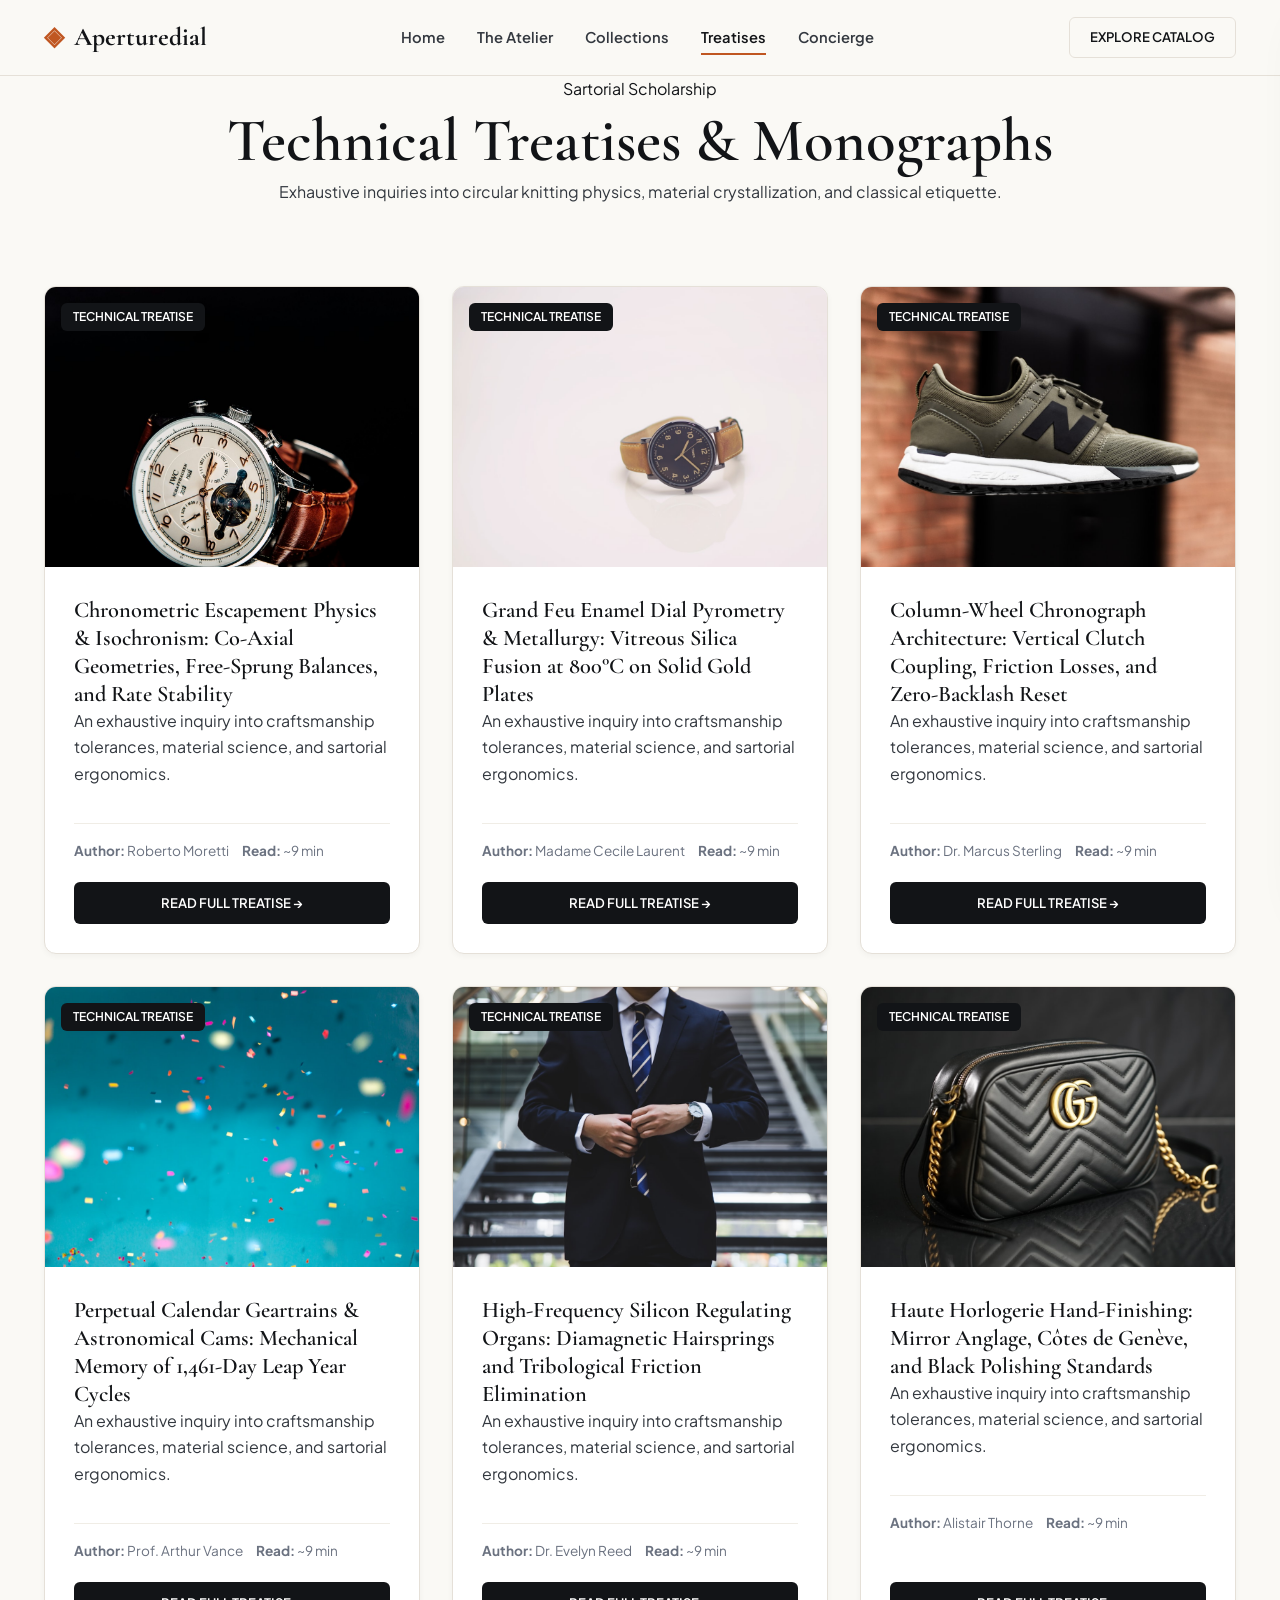
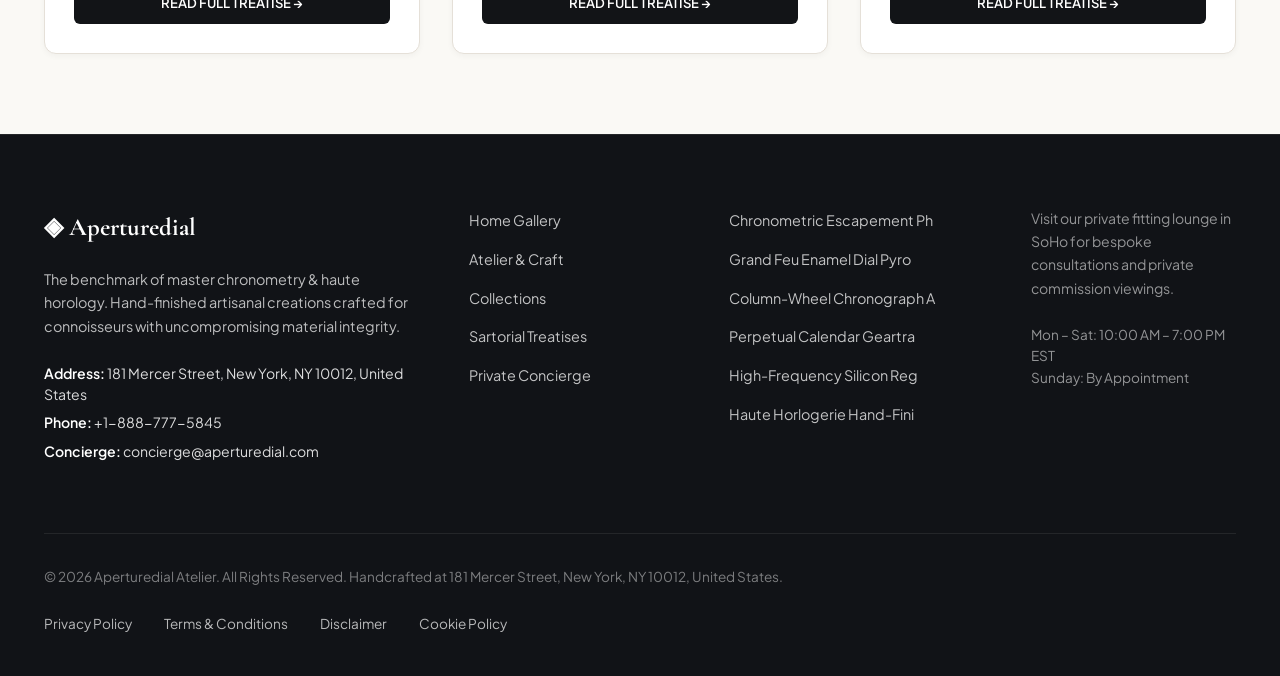
<file: blog/index.html>
<!DOCTYPE html>
<html lang="en">
<head>
  <meta charset="UTF-8">
  <meta name="viewport" content="width=device-width, initial-scale=1.0">
  <title>Sartorial Treatises & Technical Monographs — Aperturedial</title>
  <meta name="description" content="Explore the authoritative research monographs published by Aperturedial.">
  <link rel="canonical" href="https://aperturedial.com/blog.html">
  <link rel="preconnect" href="https://fonts.googleapis.com">
  <link rel="preconnect" href="https://fonts.gstatic.com" crossorigin>
  <link href="https://fonts.googleapis.com/css2?family=Cormorant+Garamond:ital,wght@0,400;0,600;0,700;1,400&family=Plus+Jakarta+Sans:wght@300;400;500;600;700&display=swap" rel="stylesheet">
  <link rel="stylesheet" href="/assets/css/style.css">
  <!-- Google tag (gtag.js) -->
  <script async src="https://www.googletagmanager.com/gtag/js?id=G-0LY0HY7L01"></script>
  <script>
    window.dataLayer = window.dataLayer || [];
    function gtag(){dataLayer.push(arguments);}
    gtag('js', new Date());
    gtag('config', 'G-0LY0HY7L01');
  </script>

</head>
<body>
  <!-- Mandatory Global Site Header (Exactly 1 per page) -->
  <header class="site-header">
    <div class="header-container">
      <a href="/" class="brand-logo" aria-label="Aperturedial Home">
        <span class="logo-mark">◈</span>
        <span class="logo-text">Aperturedial</span>
      </a>
      <nav class="desktop-nav" aria-label="Primary Navigation">
        <a href="/" class="nav-link">Home</a>
        <a href="/about.html" class="nav-link">The Atelier</a>
        <a href="/collection.html" class="nav-link">Collections</a>
        <a href="/blog.html" class="nav-link active">Treatises</a>
        <a href="/contact.html" class="nav-link">Concierge</a>
      </nav>
      <div class="header-actions">
        <a href="/collection.html" class="btn btn-sm btn-outline">Explore Catalog</a>
        <button id="drawer-toggle" class="mobile-toggle" aria-label="Open Navigation Menu">
          <span class="hamburger-bar"></span>
          <span class="hamburger-bar"></span>
          <span class="hamburger-bar"></span>
        </button>
      </div>
    </div>
  </header>

  <!-- Mandatory Mobile Navigation Drawer (Exactly 1 per page) -->
  <div class="mobile-drawer" id="mobile-drawer" aria-hidden="true">
    <div class="drawer-header">
      <div class="drawer-brand">Aperturedial</div>
      <button id="drawer-close" class="drawer-close-btn" aria-label="Close Navigation Menu">&times;</button>
    </div>
    <nav class="drawer-nav" aria-label="Mobile Navigation">
      <a href="/" class="drawer-link">Home</a>
      <a href="/about.html" class="drawer-link">The Atelier &amp; Craft</a>
      <a href="/collection.html" class="drawer-link">Horological Calibre Gallery</a>
      <a href="/blog.html" class="drawer-link active">Sartorial Treatises</a>
      <a href="/contact.html" class="drawer-link">Private Concierge</a>
    </nav>
    <div class="drawer-footer">
      <p class="drawer-contact-title">Manhattan Atelier &amp; Suite</p>
      <p class="drawer-contact-info">181 Mercer Street, New York, NY 10012, United States</p>
      <p class="drawer-contact-info">Tel: +1-888-777-5845</p>
      <p class="drawer-contact-info">Email: concierge@aperturedial.com</p>
    </div>
  </div>
  <div id="drawer-overlay" class="drawer-overlay"></div>
  <section class="page-hero">
    <div class="container text-center">
      <span class="hero-badge">Sartorial Scholarship</span>
      <h1>Technical Treatises &amp; Monographs</h1>
      <p class="lead" style="margin: 0 auto;">Exhaustive inquiries into circular knitting physics, material crystallization, and classical etiquette.</p>
    </div>
  </section>
  <main class="section">
    <div class="container">
      <div class="grid-3">
        <div class="card">
          <div class="card-image-wrap"><img src="/assets/images/watch_1.jpg" alt="Chronometric Escapement Physics & Isochronism: Co-Axial Geometries, Free-Sprung Balances, and Rate Stability"><span class="card-tag">Technical Treatise</span></div>
          <div class="card-body">
            <h3>Chronometric Escapement Physics & Isochronism: Co-Axial Geometries, Free-Sprung Balances, and Rate Stability</h3>
            <p>An exhaustive inquiry into craftsmanship tolerances, material science, and sartorial ergonomics.</p>
            <div class="card-specs"><span><strong>Author:</strong> Roberto Moretti</span><span><strong>Read:</strong> ~9 min</span></div>
            <a href="/blog/chronometric-escapement-physics-and-isochronism.html" class="btn btn-primary btn-sm" style="margin-top: auto;">Read Full Treatise &rarr;</a>
          </div>
        </div>
        <div class="card">
          <div class="card-image-wrap"><img src="/assets/images/watch_10.jpg" alt="Grand Feu Enamel Dial Pyrometry & Metallurgy: Vitreous Silica Fusion at 800°C on Solid Gold Plates"><span class="card-tag">Technical Treatise</span></div>
          <div class="card-body">
            <h3>Grand Feu Enamel Dial Pyrometry & Metallurgy: Vitreous Silica Fusion at 800°C on Solid Gold Plates</h3>
            <p>An exhaustive inquiry into craftsmanship tolerances, material science, and sartorial ergonomics.</p>
            <div class="card-specs"><span><strong>Author:</strong> Madame Cecile Laurent</span><span><strong>Read:</strong> ~9 min</span></div>
            <a href="/blog/grand-feu-enamel-dial-pyrometry-and-metallurgy.html" class="btn btn-primary btn-sm" style="margin-top: auto;">Read Full Treatise &rarr;</a>
          </div>
        </div>
        <div class="card">
          <div class="card-image-wrap"><img src="/assets/images/watch_11.jpg" alt="Column-Wheel Chronograph Architecture: Vertical Clutch Coupling, Friction Losses, and Zero-Backlash Reset"><span class="card-tag">Technical Treatise</span></div>
          <div class="card-body">
            <h3>Column-Wheel Chronograph Architecture: Vertical Clutch Coupling, Friction Losses, and Zero-Backlash Reset</h3>
            <p>An exhaustive inquiry into craftsmanship tolerances, material science, and sartorial ergonomics.</p>
            <div class="card-specs"><span><strong>Author:</strong> Dr. Marcus Sterling</span><span><strong>Read:</strong> ~9 min</span></div>
            <a href="/blog/column-wheel-chronograph-calibre-architecture.html" class="btn btn-primary btn-sm" style="margin-top: auto;">Read Full Treatise &rarr;</a>
          </div>
        </div>
        <div class="card">
          <div class="card-image-wrap"><img src="/assets/images/watch_12.jpg" alt="Perpetual Calendar Geartrains & Astronomical Cams: Mechanical Memory of 1,461-Day Leap Year Cycles"><span class="card-tag">Technical Treatise</span></div>
          <div class="card-body">
            <h3>Perpetual Calendar Geartrains & Astronomical Cams: Mechanical Memory of 1,461-Day Leap Year Cycles</h3>
            <p>An exhaustive inquiry into craftsmanship tolerances, material science, and sartorial ergonomics.</p>
            <div class="card-specs"><span><strong>Author:</strong> Prof. Arthur Vance</span><span><strong>Read:</strong> ~9 min</span></div>
            <a href="/blog/perpetual-calendar-geartrains-and-astronomical-cams.html" class="btn btn-primary btn-sm" style="margin-top: auto;">Read Full Treatise &rarr;</a>
          </div>
        </div>
        <div class="card">
          <div class="card-image-wrap"><img src="/assets/images/watch_14.jpg" alt="High-Frequency Silicon Regulating Organs: Diamagnetic Hairsprings and Tribological Friction Elimination"><span class="card-tag">Technical Treatise</span></div>
          <div class="card-body">
            <h3>High-Frequency Silicon Regulating Organs: Diamagnetic Hairsprings and Tribological Friction Elimination</h3>
            <p>An exhaustive inquiry into craftsmanship tolerances, material science, and sartorial ergonomics.</p>
            <div class="card-specs"><span><strong>Author:</strong> Dr. Evelyn Reed</span><span><strong>Read:</strong> ~9 min</span></div>
            <a href="/blog/high-frequency-silicon-regulating-organs.html" class="btn btn-primary btn-sm" style="margin-top: auto;">Read Full Treatise &rarr;</a>
          </div>
        </div>
        <div class="card">
          <div class="card-image-wrap"><img src="/assets/images/watch_15.jpg" alt="Haute Horlogerie Hand-Finishing: Mirror Anglage, Côtes de Genève, and Black Polishing Standards"><span class="card-tag">Technical Treatise</span></div>
          <div class="card-body">
            <h3>Haute Horlogerie Hand-Finishing: Mirror Anglage, Côtes de Genève, and Black Polishing Standards</h3>
            <p>An exhaustive inquiry into craftsmanship tolerances, material science, and sartorial ergonomics.</p>
            <div class="card-specs"><span><strong>Author:</strong> Alistair Thorne</span><span><strong>Read:</strong> ~9 min</span></div>
            <a href="/blog/haute-horlogerie-hand-finishing-and-anglage.html" class="btn btn-primary btn-sm" style="margin-top: auto;">Read Full Treatise &rarr;</a>
          </div>
        </div>

      </div>
    </div>
  </main>
  <!-- Mandatory Global Site Footer (Minimalist 4-Column Horizontal Spread Layout) -->
  <footer class="site-footer">
    <div class="container">
      <div class="footer-grid">
        <div class="footer-col">
          <div class="footer-brand">◈ Aperturedial</div>
          <p class="footer-desc">
            The benchmark of master chronometry & haute horology. Hand-finished artisanal creations crafted for connoisseurs with uncompromising material integrity.
          </p>
          <div class="footer-contact-item"><strong>Address:</strong> 181 Mercer Street, New York, NY 10012, United States</div>
          <div class="footer-contact-item"><strong>Phone:</strong> +1-888-777-5845</div>
          <div class="footer-contact-item"><strong>Concierge:</strong> concierge@aperturedial.com</div>
        </div>
        <div class="footer-col">
          <ul class="footer-links">
            <li><a href="/">Home Gallery</a></li>
            <li><a href="/about.html">Atelier &amp; Craft</a></li>
            <li><a href="/collection.html">Collections</a></li>
            <li><a href="/blog.html">Sartorial Treatises</a></li>
            <li><a href="/contact.html">Private Concierge</a></li>
          </ul>
        </div>
        <div class="footer-col">
          <ul class="footer-links">
            <li><a href="/blog/chronometric-escapement-physics-and-isochronism.html">Chronometric Escapement Ph</a></li>
            <li><a href="/blog/grand-feu-enamel-dial-pyrometry-and-metallurgy.html">Grand Feu Enamel Dial Pyro</a></li>
            <li><a href="/blog/column-wheel-chronograph-calibre-architecture.html">Column-Wheel Chronograph A</a></li>
            <li><a href="/blog/perpetual-calendar-geartrains-and-astronomical-cams.html">Perpetual Calendar Geartra</a></li>
            <li><a href="/blog/high-frequency-silicon-regulating-organs.html">High-Frequency Silicon Reg</a></li>
            <li><a href="/blog/haute-horlogerie-hand-finishing-and-anglage.html">Haute Horlogerie Hand-Fini</a></li>
          </ul>
        </div>
        <div class="footer-col">
          <p class="footer-salon-desc">
            Visit our private fitting lounge in SoHo for bespoke consultations and private commission viewings.
          </p>
          <p class="footer-hours">
            Mon &ndash; Sat: 10:00 AM &ndash; 7:00 PM<br>EST<br>Sunday: By Appointment
          </p>
        </div>
      </div>
      <div class="footer-bottom">
        <p>&copy; 2026 Aperturedial Atelier. All Rights Reserved. Handcrafted at 181 Mercer Street, New York, NY 10012, United States.</p>
        <div class="footer-legal-links">
          <a href="/privacy-policy.html">Privacy Policy</a>
          <a href="/terms-and-conditions.html">Terms &amp; Conditions</a>
          <a href="/disclaimer.html">Disclaimer</a>
          <a href="/cookie-policy.html">Cookie Policy</a>
        </div>
      </div>
    </div>
  </footer>
  <script src="/assets/js/main.js"></script>
</body>
</html>
</file>
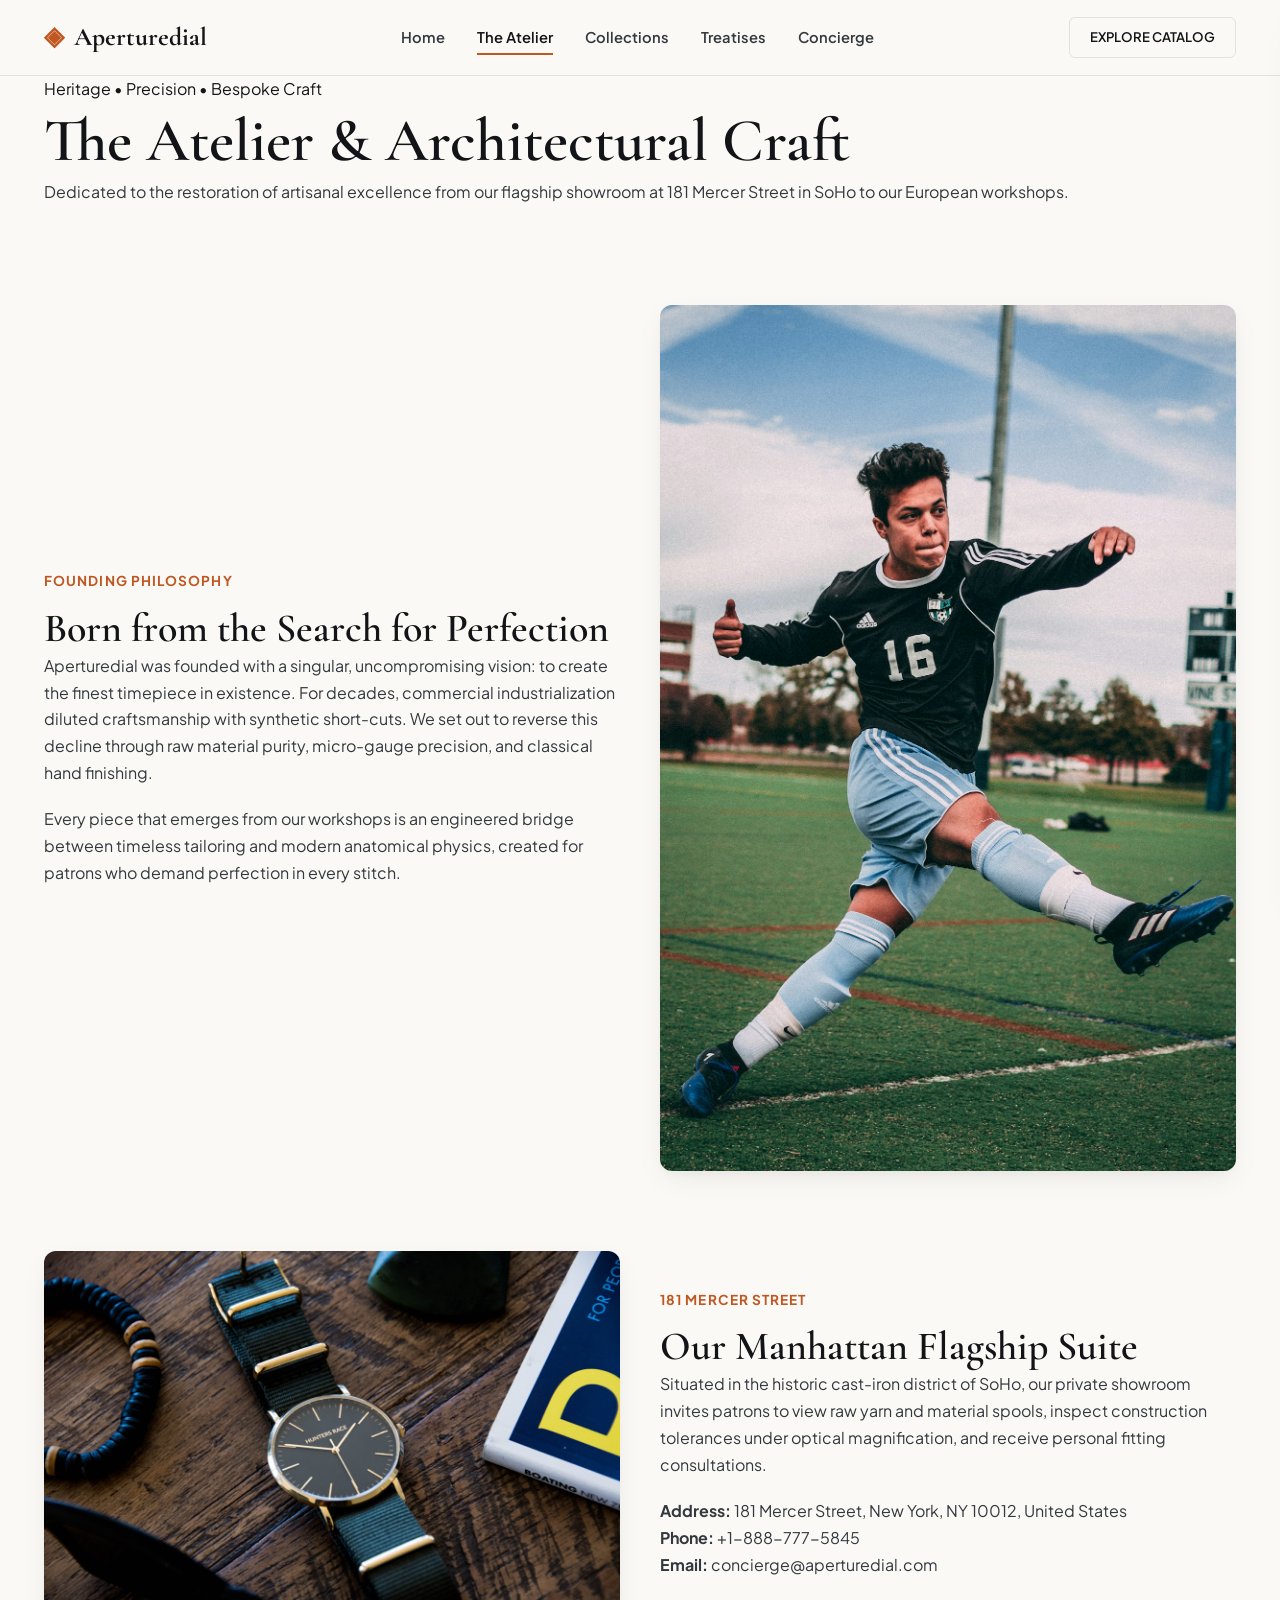
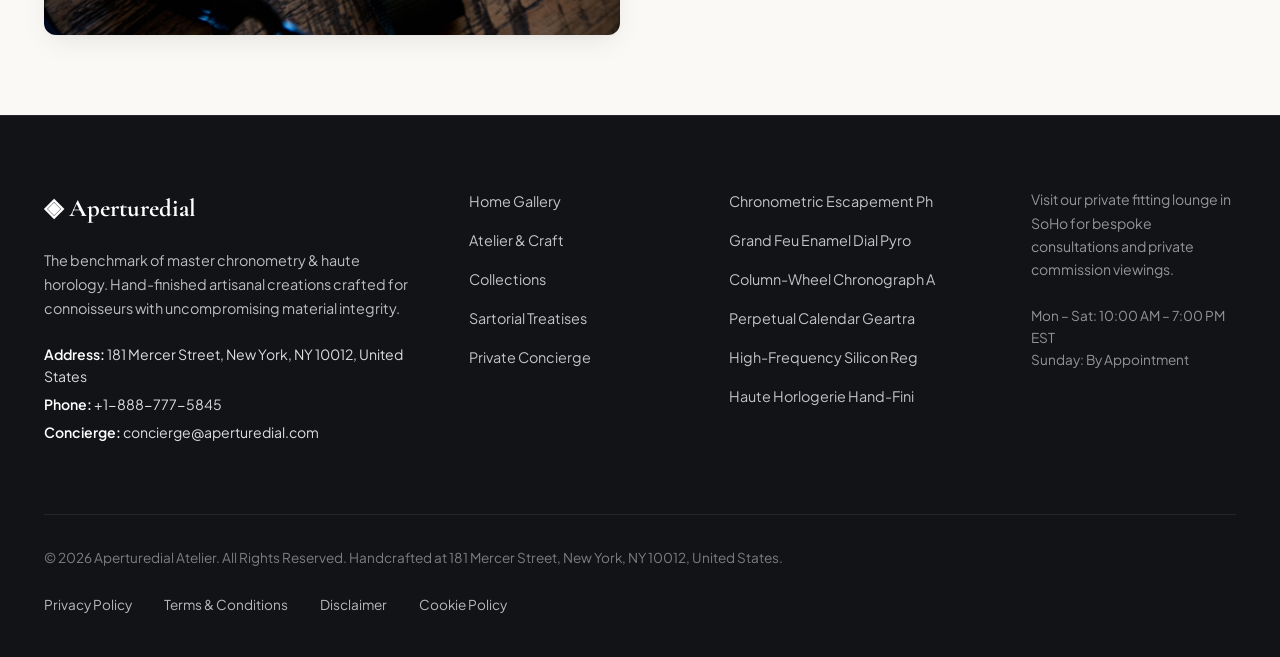
<file: about.html>
<!DOCTYPE html>
<html lang="en">
<head>
  <meta charset="UTF-8">
  <meta name="viewport" content="width=device-width, initial-scale=1.0">
  <title>The Atelier & Heritage Craft — Aperturedial</title>
  <meta name="description" content="Discover the heritage of Aperturedial at 181 Mercer Street, New York.">
  <link rel="canonical" href="https://aperturedial.com/about.html">
  <link rel="preconnect" href="https://fonts.googleapis.com">
  <link rel="preconnect" href="https://fonts.gstatic.com" crossorigin>
  <link href="https://fonts.googleapis.com/css2?family=Cormorant+Garamond:ital,wght@0,400;0,600;0,700;1,400&family=Plus+Jakarta+Sans:wght@300;400;500;600;700&display=swap" rel="stylesheet">
  <link rel="stylesheet" href="/assets/css/style.css">
  <!-- Google tag (gtag.js) -->
  <script async src="https://www.googletagmanager.com/gtag/js?id=G-0LY0HY7L01"></script>
  <script>
    window.dataLayer = window.dataLayer || [];
    function gtag(){dataLayer.push(arguments);}
    gtag('js', new Date());
    gtag('config', 'G-0LY0HY7L01');
  </script>

</head>
<body>
  <!-- Mandatory Global Site Header (Exactly 1 per page) -->
  <header class="site-header">
    <div class="header-container">
      <a href="/" class="brand-logo" aria-label="Aperturedial Home">
        <span class="logo-mark">◈</span>
        <span class="logo-text">Aperturedial</span>
      </a>
      <nav class="desktop-nav" aria-label="Primary Navigation">
        <a href="/" class="nav-link">Home</a>
        <a href="/about.html" class="nav-link active">The Atelier</a>
        <a href="/collection.html" class="nav-link">Collections</a>
        <a href="/blog.html" class="nav-link">Treatises</a>
        <a href="/contact.html" class="nav-link">Concierge</a>
      </nav>
      <div class="header-actions">
        <a href="/collection.html" class="btn btn-sm btn-outline">Explore Catalog</a>
        <button id="drawer-toggle" class="mobile-toggle" aria-label="Open Navigation Menu">
          <span class="hamburger-bar"></span>
          <span class="hamburger-bar"></span>
          <span class="hamburger-bar"></span>
        </button>
      </div>
    </div>
  </header>

  <!-- Mandatory Mobile Navigation Drawer (Exactly 1 per page) -->
  <div class="mobile-drawer" id="mobile-drawer" aria-hidden="true">
    <div class="drawer-header">
      <div class="drawer-brand">Aperturedial</div>
      <button id="drawer-close" class="drawer-close-btn" aria-label="Close Navigation Menu">&times;</button>
    </div>
    <nav class="drawer-nav" aria-label="Mobile Navigation">
      <a href="/" class="drawer-link">Home</a>
      <a href="/about.html" class="drawer-link active">The Atelier &amp; Craft</a>
      <a href="/collection.html" class="drawer-link">Horological Calibre Gallery</a>
      <a href="/blog.html" class="drawer-link">Sartorial Treatises</a>
      <a href="/contact.html" class="drawer-link">Private Concierge</a>
    </nav>
    <div class="drawer-footer">
      <p class="drawer-contact-title">Manhattan Atelier &amp; Suite</p>
      <p class="drawer-contact-info">181 Mercer Street, New York, NY 10012, United States</p>
      <p class="drawer-contact-info">Tel: +1-888-777-5845</p>
      <p class="drawer-contact-info">Email: concierge@aperturedial.com</p>
    </div>
  </div>
  <div id="drawer-overlay" class="drawer-overlay"></div>
  <section class="page-hero">
    <div class="container">
      <span class="hero-badge">Heritage &bull; Precision &bull; Bespoke Craft</span>
      <h1>The Atelier &amp; Architectural Craft</h1>
      <p class="lead">Dedicated to the restoration of artisanal excellence from our flagship showroom at 181 Mercer Street in SoHo to our European workshops.</p>
    </div>
  </section>
  <main class="section">
    <div class="container">
      <div class="grid-2" style="margin-bottom: 5rem;">
        <div>
          <div class="section-subtitle">Founding Philosophy</div>
          <h2>Born from the Search for Perfection</h2>
          <p>Aperturedial was founded with a singular, uncompromising vision: to create the finest timepiece in existence. For decades, commercial industrialization diluted craftsmanship with synthetic short-cuts. We set out to reverse this decline through raw material purity, micro-gauge precision, and classical hand finishing.</p>
          <p>Every piece that emerges from our workshops is an engineered bridge between timeless tailoring and modern anatomical physics, created for patrons who demand perfection in every stitch.</p>
        </div>
        <div style="border-radius: var(--radius-md); overflow: hidden; box-shadow: var(--shadow-md);"><img src="/assets/images/watch_8.jpg" alt="Atelier craft"></div>
      </div>
      <div class="grid-2">
        <div style="border-radius: var(--radius-md); overflow: hidden; box-shadow: var(--shadow-md);"><img src="/assets/images/watch_9.jpg" alt="Artisan inspection"></div>
        <div>
          <div class="section-subtitle">181 Mercer Street</div>
          <h2>Our Manhattan Flagship Suite</h2>
          <p>Situated in the historic cast-iron district of SoHo, our private showroom invites patrons to view raw yarn and material spools, inspect construction tolerances under optical magnification, and receive personal fitting consultations.</p>
          <p><strong>Address:</strong> 181 Mercer Street, New York, NY 10012, United States<br><strong>Phone:</strong> +1-888-777-5845<br><strong>Email:</strong> concierge@aperturedial.com</p>
        </div>
      </div>
    </div>
  </main>
  <!-- Mandatory Global Site Footer (Minimalist 4-Column Horizontal Spread Layout) -->
  <footer class="site-footer">
    <div class="container">
      <div class="footer-grid">
        <div class="footer-col">
          <div class="footer-brand">◈ Aperturedial</div>
          <p class="footer-desc">
            The benchmark of master chronometry & haute horology. Hand-finished artisanal creations crafted for connoisseurs with uncompromising material integrity.
          </p>
          <div class="footer-contact-item"><strong>Address:</strong> 181 Mercer Street, New York, NY 10012, United States</div>
          <div class="footer-contact-item"><strong>Phone:</strong> +1-888-777-5845</div>
          <div class="footer-contact-item"><strong>Concierge:</strong> concierge@aperturedial.com</div>
        </div>
        <div class="footer-col">
          <ul class="footer-links">
            <li><a href="/">Home Gallery</a></li>
            <li><a href="/about.html">Atelier &amp; Craft</a></li>
            <li><a href="/collection.html">Collections</a></li>
            <li><a href="/blog.html">Sartorial Treatises</a></li>
            <li><a href="/contact.html">Private Concierge</a></li>
          </ul>
        </div>
        <div class="footer-col">
          <ul class="footer-links">
            <li><a href="/blog/chronometric-escapement-physics-and-isochronism.html">Chronometric Escapement Ph</a></li>
            <li><a href="/blog/grand-feu-enamel-dial-pyrometry-and-metallurgy.html">Grand Feu Enamel Dial Pyro</a></li>
            <li><a href="/blog/column-wheel-chronograph-calibre-architecture.html">Column-Wheel Chronograph A</a></li>
            <li><a href="/blog/perpetual-calendar-geartrains-and-astronomical-cams.html">Perpetual Calendar Geartra</a></li>
            <li><a href="/blog/high-frequency-silicon-regulating-organs.html">High-Frequency Silicon Reg</a></li>
            <li><a href="/blog/haute-horlogerie-hand-finishing-and-anglage.html">Haute Horlogerie Hand-Fini</a></li>
          </ul>
        </div>
        <div class="footer-col">
          <p class="footer-salon-desc">
            Visit our private fitting lounge in SoHo for bespoke consultations and private commission viewings.
          </p>
          <p class="footer-hours">
            Mon &ndash; Sat: 10:00 AM &ndash; 7:00 PM<br>EST<br>Sunday: By Appointment
          </p>
        </div>
      </div>
      <div class="footer-bottom">
        <p>&copy; 2026 Aperturedial Atelier. All Rights Reserved. Handcrafted at 181 Mercer Street, New York, NY 10012, United States.</p>
        <div class="footer-legal-links">
          <a href="/privacy-policy.html">Privacy Policy</a>
          <a href="/terms-and-conditions.html">Terms &amp; Conditions</a>
          <a href="/disclaimer.html">Disclaimer</a>
          <a href="/cookie-policy.html">Cookie Policy</a>
        </div>
      </div>
    </div>
  </footer>
  <script src="/assets/js/main.js"></script>
</body>
</html>
</file>
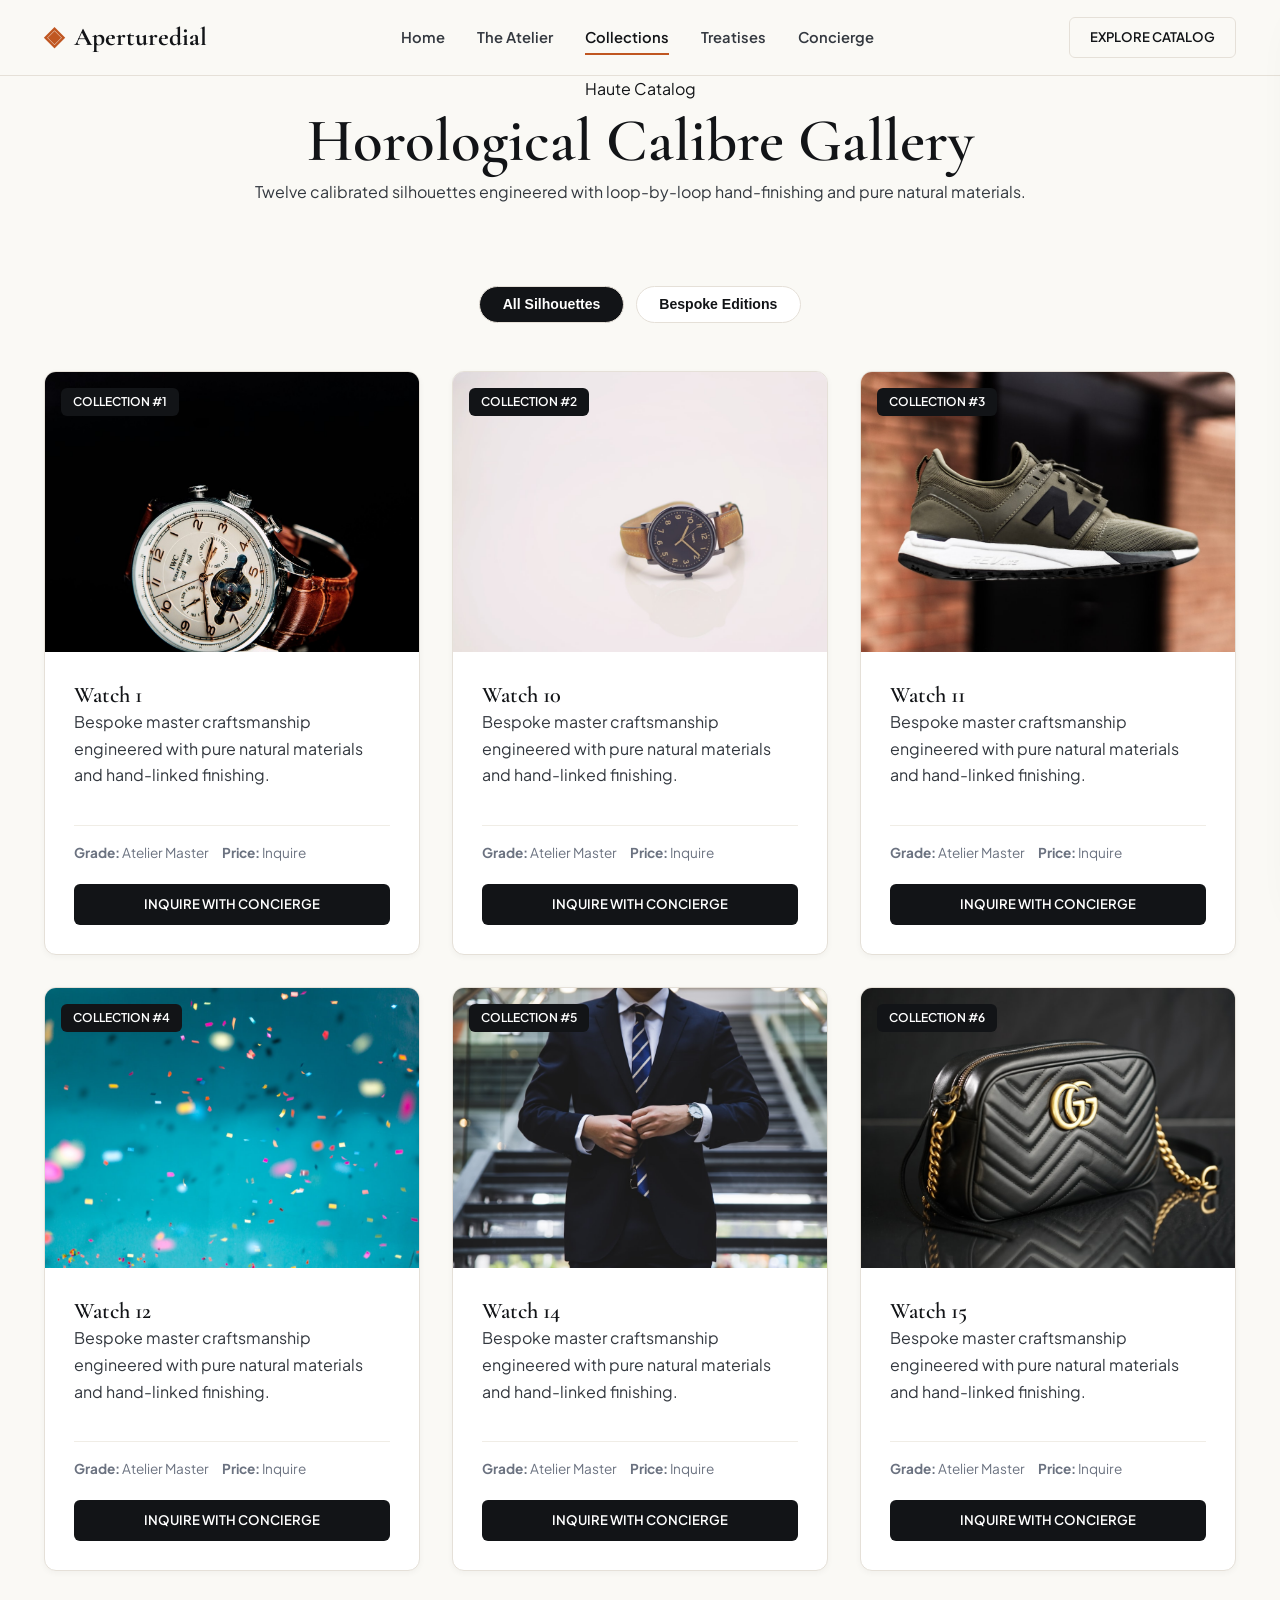
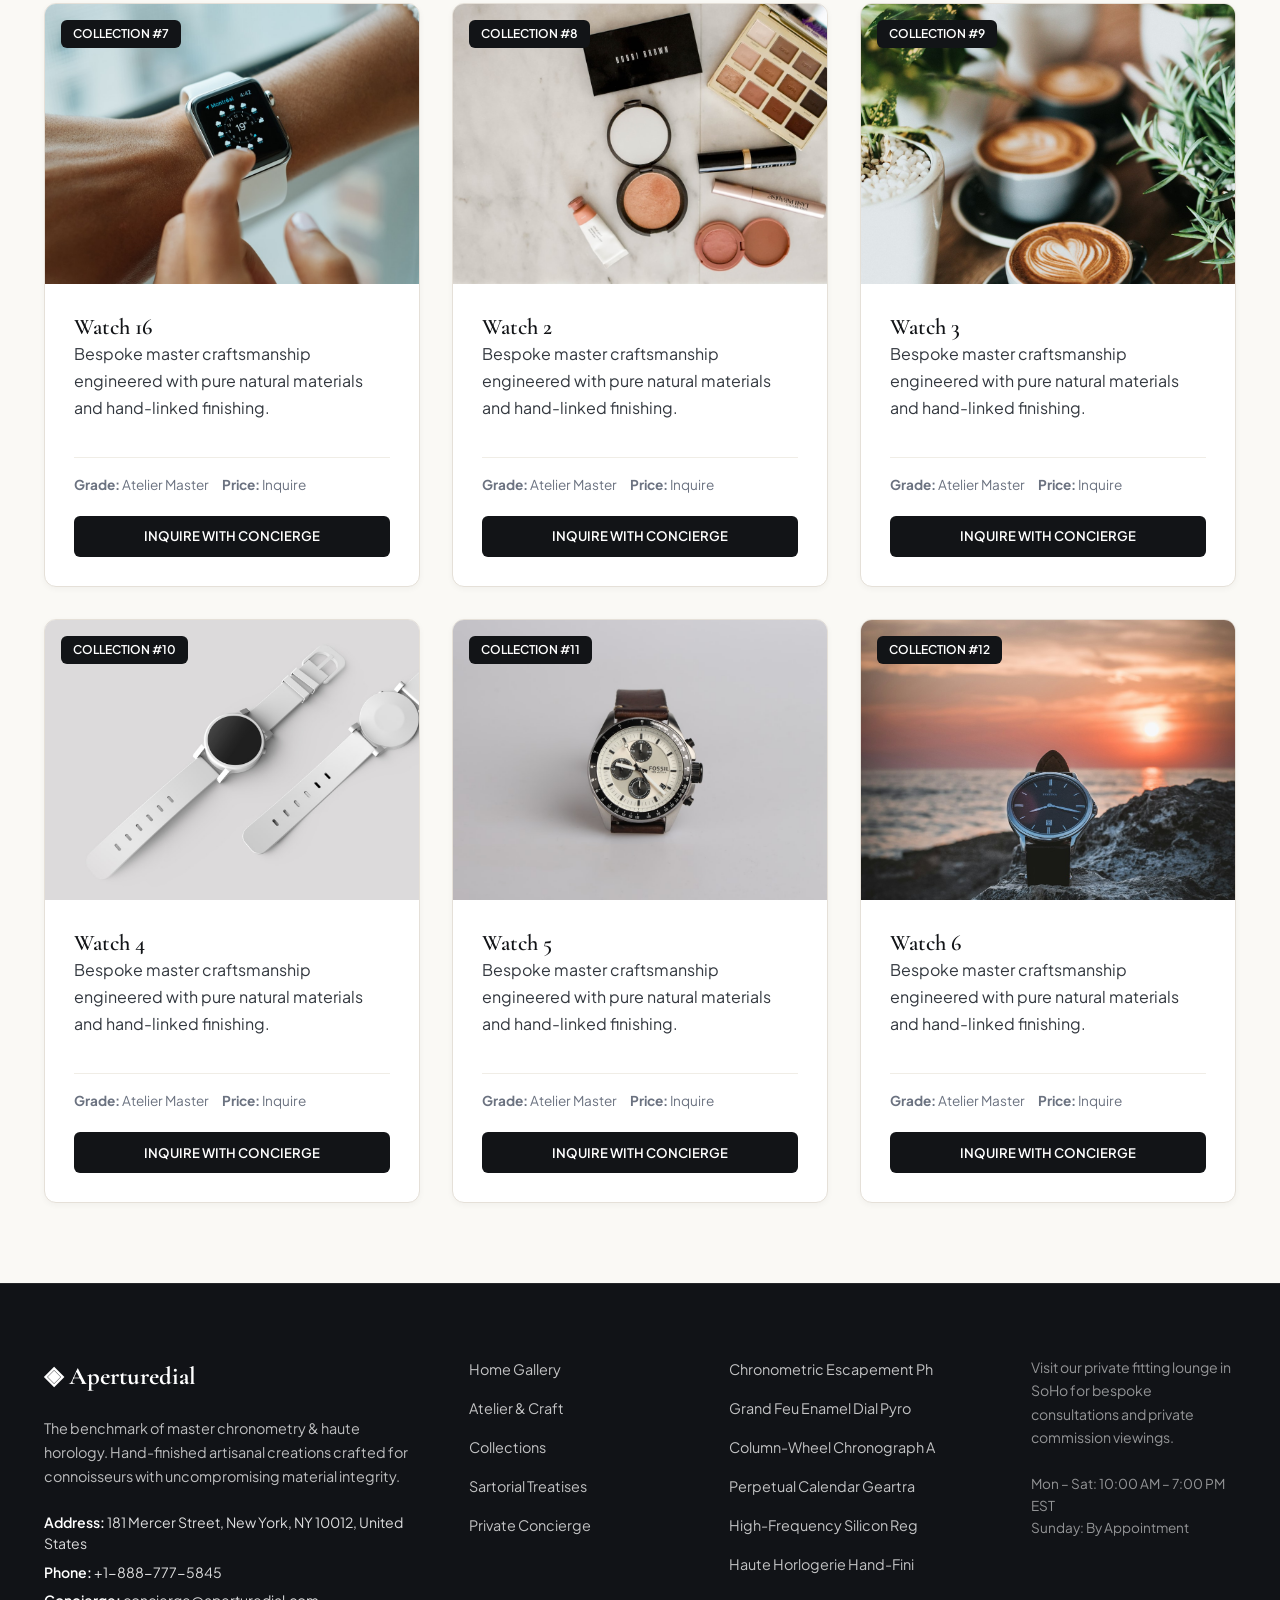
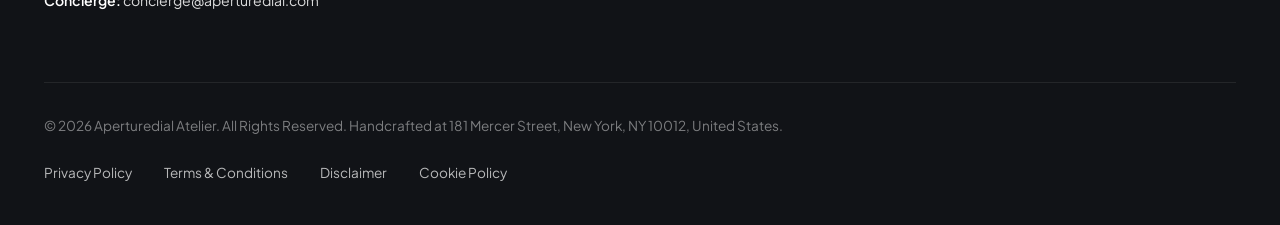
<file: collection.html>
<!DOCTYPE html>
<html lang="en">
<head>
  <meta charset="UTF-8">
  <meta name="viewport" content="width=device-width, initial-scale=1.0">
  <title>Horological Calibre Gallery — Aperturedial</title>
  <meta name="description" content="Browse the complete catalogue of Aperturedial.">
  <link rel="canonical" href="https://aperturedial.com/collection.html">
  <link rel="preconnect" href="https://fonts.googleapis.com">
  <link rel="preconnect" href="https://fonts.gstatic.com" crossorigin>
  <link href="https://fonts.googleapis.com/css2?family=Cormorant+Garamond:ital,wght@0,400;0,600;0,700;1,400&family=Plus+Jakarta+Sans:wght@300;400;500;600;700&display=swap" rel="stylesheet">
  <link rel="stylesheet" href="/assets/css/style.css">
  <!-- Google tag (gtag.js) -->
  <script async src="https://www.googletagmanager.com/gtag/js?id=G-0LY0HY7L01"></script>
  <script>
    window.dataLayer = window.dataLayer || [];
    function gtag(){dataLayer.push(arguments);}
    gtag('js', new Date());
    gtag('config', 'G-0LY0HY7L01');
  </script>

</head>
<body>
  <!-- Mandatory Global Site Header (Exactly 1 per page) -->
  <header class="site-header">
    <div class="header-container">
      <a href="/" class="brand-logo" aria-label="Aperturedial Home">
        <span class="logo-mark">◈</span>
        <span class="logo-text">Aperturedial</span>
      </a>
      <nav class="desktop-nav" aria-label="Primary Navigation">
        <a href="/" class="nav-link">Home</a>
        <a href="/about.html" class="nav-link">The Atelier</a>
        <a href="/collection.html" class="nav-link active">Collections</a>
        <a href="/blog.html" class="nav-link">Treatises</a>
        <a href="/contact.html" class="nav-link">Concierge</a>
      </nav>
      <div class="header-actions">
        <a href="/collection.html" class="btn btn-sm btn-outline">Explore Catalog</a>
        <button id="drawer-toggle" class="mobile-toggle" aria-label="Open Navigation Menu">
          <span class="hamburger-bar"></span>
          <span class="hamburger-bar"></span>
          <span class="hamburger-bar"></span>
        </button>
      </div>
    </div>
  </header>

  <!-- Mandatory Mobile Navigation Drawer (Exactly 1 per page) -->
  <div class="mobile-drawer" id="mobile-drawer" aria-hidden="true">
    <div class="drawer-header">
      <div class="drawer-brand">Aperturedial</div>
      <button id="drawer-close" class="drawer-close-btn" aria-label="Close Navigation Menu">&times;</button>
    </div>
    <nav class="drawer-nav" aria-label="Mobile Navigation">
      <a href="/" class="drawer-link">Home</a>
      <a href="/about.html" class="drawer-link">The Atelier &amp; Craft</a>
      <a href="/collection.html" class="drawer-link active">Horological Calibre Gallery</a>
      <a href="/blog.html" class="drawer-link">Sartorial Treatises</a>
      <a href="/contact.html" class="drawer-link">Private Concierge</a>
    </nav>
    <div class="drawer-footer">
      <p class="drawer-contact-title">Manhattan Atelier &amp; Suite</p>
      <p class="drawer-contact-info">181 Mercer Street, New York, NY 10012, United States</p>
      <p class="drawer-contact-info">Tel: +1-888-777-5845</p>
      <p class="drawer-contact-info">Email: concierge@aperturedial.com</p>
    </div>
  </div>
  <div id="drawer-overlay" class="drawer-overlay"></div>
  <section class="page-hero">
    <div class="container text-center">
      <span class="hero-badge">Haute Catalog</span>
      <h1>Horological Calibre Gallery</h1>
      <p class="lead" style="margin: 0 auto;">Twelve calibrated silhouettes engineered with loop-by-loop hand-finishing and pure natural materials.</p>
    </div>
  </section>
  <main class="section">
    <div class="container">
      <div class="filter-bar">
        <button class="filter-btn active" data-filter="all">All Silhouettes</button>
        <button class="filter-btn" data-filter="bespoke">Bespoke Editions</button>
      </div>
      <div class="grid-3" id="products-grid">
        <div class="card product-item" data-category="all bespoke">
          <div class="card-image-wrap"><img src="/assets/images/watch_1.jpg" alt="Watch 1"><span class="card-tag">Collection #1</span></div>
          <div class="card-body">
            <h3>Watch 1</h3>
            <p>Bespoke master craftsmanship engineered with pure natural materials and hand-linked finishing.</p>
            <div class="card-specs"><span><strong>Grade:</strong> Atelier Master</span><span><strong>Price:</strong> Inquire</span></div>
            <a href="/contact.html" class="btn btn-primary btn-sm">Inquire with Concierge</a>
          </div>
        </div>
        <div class="card product-item" data-category="all bespoke">
          <div class="card-image-wrap"><img src="/assets/images/watch_10.jpg" alt="Watch 10"><span class="card-tag">Collection #2</span></div>
          <div class="card-body">
            <h3>Watch 10</h3>
            <p>Bespoke master craftsmanship engineered with pure natural materials and hand-linked finishing.</p>
            <div class="card-specs"><span><strong>Grade:</strong> Atelier Master</span><span><strong>Price:</strong> Inquire</span></div>
            <a href="/contact.html" class="btn btn-primary btn-sm">Inquire with Concierge</a>
          </div>
        </div>
        <div class="card product-item" data-category="all bespoke">
          <div class="card-image-wrap"><img src="/assets/images/watch_11.jpg" alt="Watch 11"><span class="card-tag">Collection #3</span></div>
          <div class="card-body">
            <h3>Watch 11</h3>
            <p>Bespoke master craftsmanship engineered with pure natural materials and hand-linked finishing.</p>
            <div class="card-specs"><span><strong>Grade:</strong> Atelier Master</span><span><strong>Price:</strong> Inquire</span></div>
            <a href="/contact.html" class="btn btn-primary btn-sm">Inquire with Concierge</a>
          </div>
        </div>
        <div class="card product-item" data-category="all bespoke">
          <div class="card-image-wrap"><img src="/assets/images/watch_12.jpg" alt="Watch 12"><span class="card-tag">Collection #4</span></div>
          <div class="card-body">
            <h3>Watch 12</h3>
            <p>Bespoke master craftsmanship engineered with pure natural materials and hand-linked finishing.</p>
            <div class="card-specs"><span><strong>Grade:</strong> Atelier Master</span><span><strong>Price:</strong> Inquire</span></div>
            <a href="/contact.html" class="btn btn-primary btn-sm">Inquire with Concierge</a>
          </div>
        </div>
        <div class="card product-item" data-category="all bespoke">
          <div class="card-image-wrap"><img src="/assets/images/watch_14.jpg" alt="Watch 14"><span class="card-tag">Collection #5</span></div>
          <div class="card-body">
            <h3>Watch 14</h3>
            <p>Bespoke master craftsmanship engineered with pure natural materials and hand-linked finishing.</p>
            <div class="card-specs"><span><strong>Grade:</strong> Atelier Master</span><span><strong>Price:</strong> Inquire</span></div>
            <a href="/contact.html" class="btn btn-primary btn-sm">Inquire with Concierge</a>
          </div>
        </div>
        <div class="card product-item" data-category="all bespoke">
          <div class="card-image-wrap"><img src="/assets/images/watch_15.jpg" alt="Watch 15"><span class="card-tag">Collection #6</span></div>
          <div class="card-body">
            <h3>Watch 15</h3>
            <p>Bespoke master craftsmanship engineered with pure natural materials and hand-linked finishing.</p>
            <div class="card-specs"><span><strong>Grade:</strong> Atelier Master</span><span><strong>Price:</strong> Inquire</span></div>
            <a href="/contact.html" class="btn btn-primary btn-sm">Inquire with Concierge</a>
          </div>
        </div>
        <div class="card product-item" data-category="all bespoke">
          <div class="card-image-wrap"><img src="/assets/images/watch_16.jpg" alt="Watch 16"><span class="card-tag">Collection #7</span></div>
          <div class="card-body">
            <h3>Watch 16</h3>
            <p>Bespoke master craftsmanship engineered with pure natural materials and hand-linked finishing.</p>
            <div class="card-specs"><span><strong>Grade:</strong> Atelier Master</span><span><strong>Price:</strong> Inquire</span></div>
            <a href="/contact.html" class="btn btn-primary btn-sm">Inquire with Concierge</a>
          </div>
        </div>
        <div class="card product-item" data-category="all bespoke">
          <div class="card-image-wrap"><img src="/assets/images/watch_2.jpg" alt="Watch 2"><span class="card-tag">Collection #8</span></div>
          <div class="card-body">
            <h3>Watch 2</h3>
            <p>Bespoke master craftsmanship engineered with pure natural materials and hand-linked finishing.</p>
            <div class="card-specs"><span><strong>Grade:</strong> Atelier Master</span><span><strong>Price:</strong> Inquire</span></div>
            <a href="/contact.html" class="btn btn-primary btn-sm">Inquire with Concierge</a>
          </div>
        </div>
        <div class="card product-item" data-category="all bespoke">
          <div class="card-image-wrap"><img src="/assets/images/watch_3.jpg" alt="Watch 3"><span class="card-tag">Collection #9</span></div>
          <div class="card-body">
            <h3>Watch 3</h3>
            <p>Bespoke master craftsmanship engineered with pure natural materials and hand-linked finishing.</p>
            <div class="card-specs"><span><strong>Grade:</strong> Atelier Master</span><span><strong>Price:</strong> Inquire</span></div>
            <a href="/contact.html" class="btn btn-primary btn-sm">Inquire with Concierge</a>
          </div>
        </div>
        <div class="card product-item" data-category="all bespoke">
          <div class="card-image-wrap"><img src="/assets/images/watch_4.jpg" alt="Watch 4"><span class="card-tag">Collection #10</span></div>
          <div class="card-body">
            <h3>Watch 4</h3>
            <p>Bespoke master craftsmanship engineered with pure natural materials and hand-linked finishing.</p>
            <div class="card-specs"><span><strong>Grade:</strong> Atelier Master</span><span><strong>Price:</strong> Inquire</span></div>
            <a href="/contact.html" class="btn btn-primary btn-sm">Inquire with Concierge</a>
          </div>
        </div>
        <div class="card product-item" data-category="all bespoke">
          <div class="card-image-wrap"><img src="/assets/images/watch_5.jpg" alt="Watch 5"><span class="card-tag">Collection #11</span></div>
          <div class="card-body">
            <h3>Watch 5</h3>
            <p>Bespoke master craftsmanship engineered with pure natural materials and hand-linked finishing.</p>
            <div class="card-specs"><span><strong>Grade:</strong> Atelier Master</span><span><strong>Price:</strong> Inquire</span></div>
            <a href="/contact.html" class="btn btn-primary btn-sm">Inquire with Concierge</a>
          </div>
        </div>
        <div class="card product-item" data-category="all bespoke">
          <div class="card-image-wrap"><img src="/assets/images/watch_6.jpg" alt="Watch 6"><span class="card-tag">Collection #12</span></div>
          <div class="card-body">
            <h3>Watch 6</h3>
            <p>Bespoke master craftsmanship engineered with pure natural materials and hand-linked finishing.</p>
            <div class="card-specs"><span><strong>Grade:</strong> Atelier Master</span><span><strong>Price:</strong> Inquire</span></div>
            <a href="/contact.html" class="btn btn-primary btn-sm">Inquire with Concierge</a>
          </div>
        </div>

      </div>
    </div>
  </main>
  <!-- Mandatory Global Site Footer (Minimalist 4-Column Horizontal Spread Layout) -->
  <footer class="site-footer">
    <div class="container">
      <div class="footer-grid">
        <div class="footer-col">
          <div class="footer-brand">◈ Aperturedial</div>
          <p class="footer-desc">
            The benchmark of master chronometry & haute horology. Hand-finished artisanal creations crafted for connoisseurs with uncompromising material integrity.
          </p>
          <div class="footer-contact-item"><strong>Address:</strong> 181 Mercer Street, New York, NY 10012, United States</div>
          <div class="footer-contact-item"><strong>Phone:</strong> +1-888-777-5845</div>
          <div class="footer-contact-item"><strong>Concierge:</strong> concierge@aperturedial.com</div>
        </div>
        <div class="footer-col">
          <ul class="footer-links">
            <li><a href="/">Home Gallery</a></li>
            <li><a href="/about.html">Atelier &amp; Craft</a></li>
            <li><a href="/collection.html">Collections</a></li>
            <li><a href="/blog.html">Sartorial Treatises</a></li>
            <li><a href="/contact.html">Private Concierge</a></li>
          </ul>
        </div>
        <div class="footer-col">
          <ul class="footer-links">
            <li><a href="/blog/chronometric-escapement-physics-and-isochronism.html">Chronometric Escapement Ph</a></li>
            <li><a href="/blog/grand-feu-enamel-dial-pyrometry-and-metallurgy.html">Grand Feu Enamel Dial Pyro</a></li>
            <li><a href="/blog/column-wheel-chronograph-calibre-architecture.html">Column-Wheel Chronograph A</a></li>
            <li><a href="/blog/perpetual-calendar-geartrains-and-astronomical-cams.html">Perpetual Calendar Geartra</a></li>
            <li><a href="/blog/high-frequency-silicon-regulating-organs.html">High-Frequency Silicon Reg</a></li>
            <li><a href="/blog/haute-horlogerie-hand-finishing-and-anglage.html">Haute Horlogerie Hand-Fini</a></li>
          </ul>
        </div>
        <div class="footer-col">
          <p class="footer-salon-desc">
            Visit our private fitting lounge in SoHo for bespoke consultations and private commission viewings.
          </p>
          <p class="footer-hours">
            Mon &ndash; Sat: 10:00 AM &ndash; 7:00 PM<br>EST<br>Sunday: By Appointment
          </p>
        </div>
      </div>
      <div class="footer-bottom">
        <p>&copy; 2026 Aperturedial Atelier. All Rights Reserved. Handcrafted at 181 Mercer Street, New York, NY 10012, United States.</p>
        <div class="footer-legal-links">
          <a href="/privacy-policy.html">Privacy Policy</a>
          <a href="/terms-and-conditions.html">Terms &amp; Conditions</a>
          <a href="/disclaimer.html">Disclaimer</a>
          <a href="/cookie-policy.html">Cookie Policy</a>
        </div>
      </div>
    </div>
  </footer>
  <script src="/assets/js/main.js"></script>
</body>
</html>
</file>
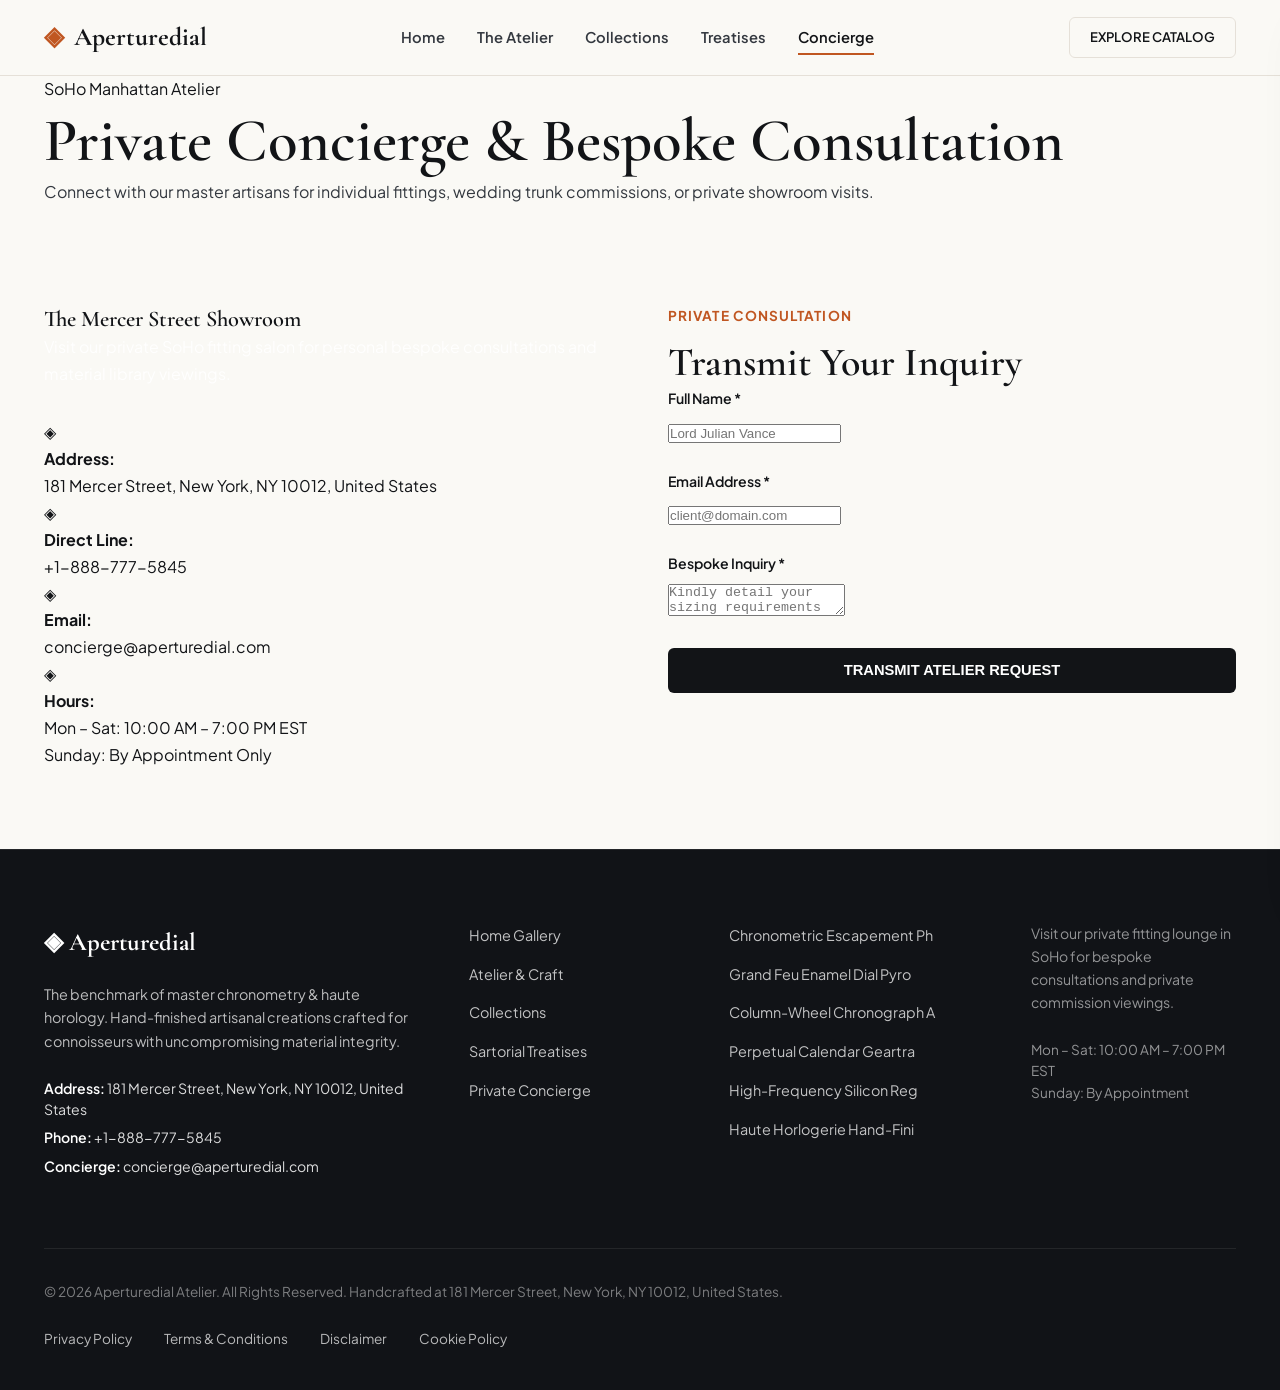
<file: contact.html>
<!DOCTYPE html>
<html lang="en">
<head>
  <meta charset="UTF-8">
  <meta name="viewport" content="width=device-width, initial-scale=1.0">
  <title>Private Concierge & Showroom Appointments — Aperturedial</title>
  <meta name="description" content="Contact Aperturedial at 181 Mercer Street, New York, NY 10012 or call +1-888-777-5845.">
  <link rel="canonical" href="https://aperturedial.com/contact.html">
  <link rel="preconnect" href="https://fonts.googleapis.com">
  <link rel="preconnect" href="https://fonts.gstatic.com" crossorigin>
  <link href="https://fonts.googleapis.com/css2?family=Cormorant+Garamond:ital,wght@0,400;0,600;0,700;1,400&family=Plus+Jakarta+Sans:wght@300;400;500;600;700&display=swap" rel="stylesheet">
  <link rel="stylesheet" href="/assets/css/style.css">
  <!-- Google tag (gtag.js) -->
  <script async src="https://www.googletagmanager.com/gtag/js?id=G-0LY0HY7L01"></script>
  <script>
    window.dataLayer = window.dataLayer || [];
    function gtag(){dataLayer.push(arguments);}
    gtag('js', new Date());
    gtag('config', 'G-0LY0HY7L01');
  </script>

</head>
<body>
  <!-- Mandatory Global Site Header (Exactly 1 per page) -->
  <header class="site-header">
    <div class="header-container">
      <a href="/" class="brand-logo" aria-label="Aperturedial Home">
        <span class="logo-mark">◈</span>
        <span class="logo-text">Aperturedial</span>
      </a>
      <nav class="desktop-nav" aria-label="Primary Navigation">
        <a href="/" class="nav-link">Home</a>
        <a href="/about.html" class="nav-link">The Atelier</a>
        <a href="/collection.html" class="nav-link">Collections</a>
        <a href="/blog.html" class="nav-link">Treatises</a>
        <a href="/contact.html" class="nav-link active">Concierge</a>
      </nav>
      <div class="header-actions">
        <a href="/collection.html" class="btn btn-sm btn-outline">Explore Catalog</a>
        <button id="drawer-toggle" class="mobile-toggle" aria-label="Open Navigation Menu">
          <span class="hamburger-bar"></span>
          <span class="hamburger-bar"></span>
          <span class="hamburger-bar"></span>
        </button>
      </div>
    </div>
  </header>

  <!-- Mandatory Mobile Navigation Drawer (Exactly 1 per page) -->
  <div class="mobile-drawer" id="mobile-drawer" aria-hidden="true">
    <div class="drawer-header">
      <div class="drawer-brand">Aperturedial</div>
      <button id="drawer-close" class="drawer-close-btn" aria-label="Close Navigation Menu">&times;</button>
    </div>
    <nav class="drawer-nav" aria-label="Mobile Navigation">
      <a href="/" class="drawer-link">Home</a>
      <a href="/about.html" class="drawer-link">The Atelier &amp; Craft</a>
      <a href="/collection.html" class="drawer-link">Horological Calibre Gallery</a>
      <a href="/blog.html" class="drawer-link">Sartorial Treatises</a>
      <a href="/contact.html" class="drawer-link active">Private Concierge</a>
    </nav>
    <div class="drawer-footer">
      <p class="drawer-contact-title">Manhattan Atelier &amp; Suite</p>
      <p class="drawer-contact-info">181 Mercer Street, New York, NY 10012, United States</p>
      <p class="drawer-contact-info">Tel: +1-888-777-5845</p>
      <p class="drawer-contact-info">Email: concierge@aperturedial.com</p>
    </div>
  </div>
  <div id="drawer-overlay" class="drawer-overlay"></div>
  <section class="page-hero">
    <div class="container">
      <span class="hero-badge">SoHo Manhattan Atelier</span>
      <h1>Private Concierge &amp; Bespoke Consultation</h1>
      <p class="lead">Connect with our master artisans for individual fittings, wedding trunk commissions, or private showroom visits.</p>
    </div>
  </section>
  <main class="section">
    <div class="container">
      <div class="contact-grid">
        <div class="contact-info-card">
          <h3>The Mercer Street Showroom</h3>
          <p style="color: rgba(255,255,255,0.88) !important; line-height: 1.7; margin-bottom: 2rem;">Visit our private SoHo fitting salon for personal bespoke consultations and material library viewings.</p>
          <div class="contact-detail-row"><span class="contact-icon">◈</span><div><strong>Address:</strong><br>181 Mercer Street, New York, NY 10012, United States</div></div>
          <div class="contact-detail-row"><span class="contact-icon">◈</span><div><strong>Direct Line:</strong><br>+1-888-777-5845</div></div>
          <div class="contact-detail-row"><span class="contact-icon">◈</span><div><strong>Email:</strong><br>concierge@aperturedial.com</div></div>
          <div class="contact-detail-row"><span class="contact-icon">◈</span><div><strong>Hours:</strong><br>Mon – Sat: 10:00 AM – 7:00 PM EST<br>Sunday: By Appointment Only</div></div>
        </div>
        <div>
          <div class="section-subtitle">Private Consultation</div>
          <h2>Transmit Your Inquiry</h2>
          <form id="concierge-form">
            <div class="form-group"><label for="client-name" class="form-label">Full Name *</label><input type="text" id="client-name" class="form-control" placeholder="Lord Julian Vance" required></div>
            <div class="form-group"><label for="client-email" class="form-label">Email Address *</label><input type="email" id="client-email" class="form-control" placeholder="client@domain.com" required></div>
            <div class="form-group"><label for="client-message" class="form-label">Bespoke Inquiry *</label><textarea id="client-message" class="form-control" placeholder="Kindly detail your sizing requirements or requested appointment date..." required></textarea></div>
            <button type="submit" class="btn btn-primary" style="width: 100%;">Transmit Atelier Request</button>
            <div id="form-feedback" class="form-feedback"></div>
          </form>
        </div>
      </div>
    </div>
  </main>
  <!-- Mandatory Global Site Footer (Minimalist 4-Column Horizontal Spread Layout) -->
  <footer class="site-footer">
    <div class="container">
      <div class="footer-grid">
        <div class="footer-col">
          <div class="footer-brand">◈ Aperturedial</div>
          <p class="footer-desc">
            The benchmark of master chronometry & haute horology. Hand-finished artisanal creations crafted for connoisseurs with uncompromising material integrity.
          </p>
          <div class="footer-contact-item"><strong>Address:</strong> 181 Mercer Street, New York, NY 10012, United States</div>
          <div class="footer-contact-item"><strong>Phone:</strong> +1-888-777-5845</div>
          <div class="footer-contact-item"><strong>Concierge:</strong> concierge@aperturedial.com</div>
        </div>
        <div class="footer-col">
          <ul class="footer-links">
            <li><a href="/">Home Gallery</a></li>
            <li><a href="/about.html">Atelier &amp; Craft</a></li>
            <li><a href="/collection.html">Collections</a></li>
            <li><a href="/blog.html">Sartorial Treatises</a></li>
            <li><a href="/contact.html">Private Concierge</a></li>
          </ul>
        </div>
        <div class="footer-col">
          <ul class="footer-links">
            <li><a href="/blog/chronometric-escapement-physics-and-isochronism.html">Chronometric Escapement Ph</a></li>
            <li><a href="/blog/grand-feu-enamel-dial-pyrometry-and-metallurgy.html">Grand Feu Enamel Dial Pyro</a></li>
            <li><a href="/blog/column-wheel-chronograph-calibre-architecture.html">Column-Wheel Chronograph A</a></li>
            <li><a href="/blog/perpetual-calendar-geartrains-and-astronomical-cams.html">Perpetual Calendar Geartra</a></li>
            <li><a href="/blog/high-frequency-silicon-regulating-organs.html">High-Frequency Silicon Reg</a></li>
            <li><a href="/blog/haute-horlogerie-hand-finishing-and-anglage.html">Haute Horlogerie Hand-Fini</a></li>
          </ul>
        </div>
        <div class="footer-col">
          <p class="footer-salon-desc">
            Visit our private fitting lounge in SoHo for bespoke consultations and private commission viewings.
          </p>
          <p class="footer-hours">
            Mon &ndash; Sat: 10:00 AM &ndash; 7:00 PM<br>EST<br>Sunday: By Appointment
          </p>
        </div>
      </div>
      <div class="footer-bottom">
        <p>&copy; 2026 Aperturedial Atelier. All Rights Reserved. Handcrafted at 181 Mercer Street, New York, NY 10012, United States.</p>
        <div class="footer-legal-links">
          <a href="/privacy-policy.html">Privacy Policy</a>
          <a href="/terms-and-conditions.html">Terms &amp; Conditions</a>
          <a href="/disclaimer.html">Disclaimer</a>
          <a href="/cookie-policy.html">Cookie Policy</a>
        </div>
      </div>
    </div>
  </footer>
  <script src="/assets/js/main.js"></script>
</body>
</html>
</file>
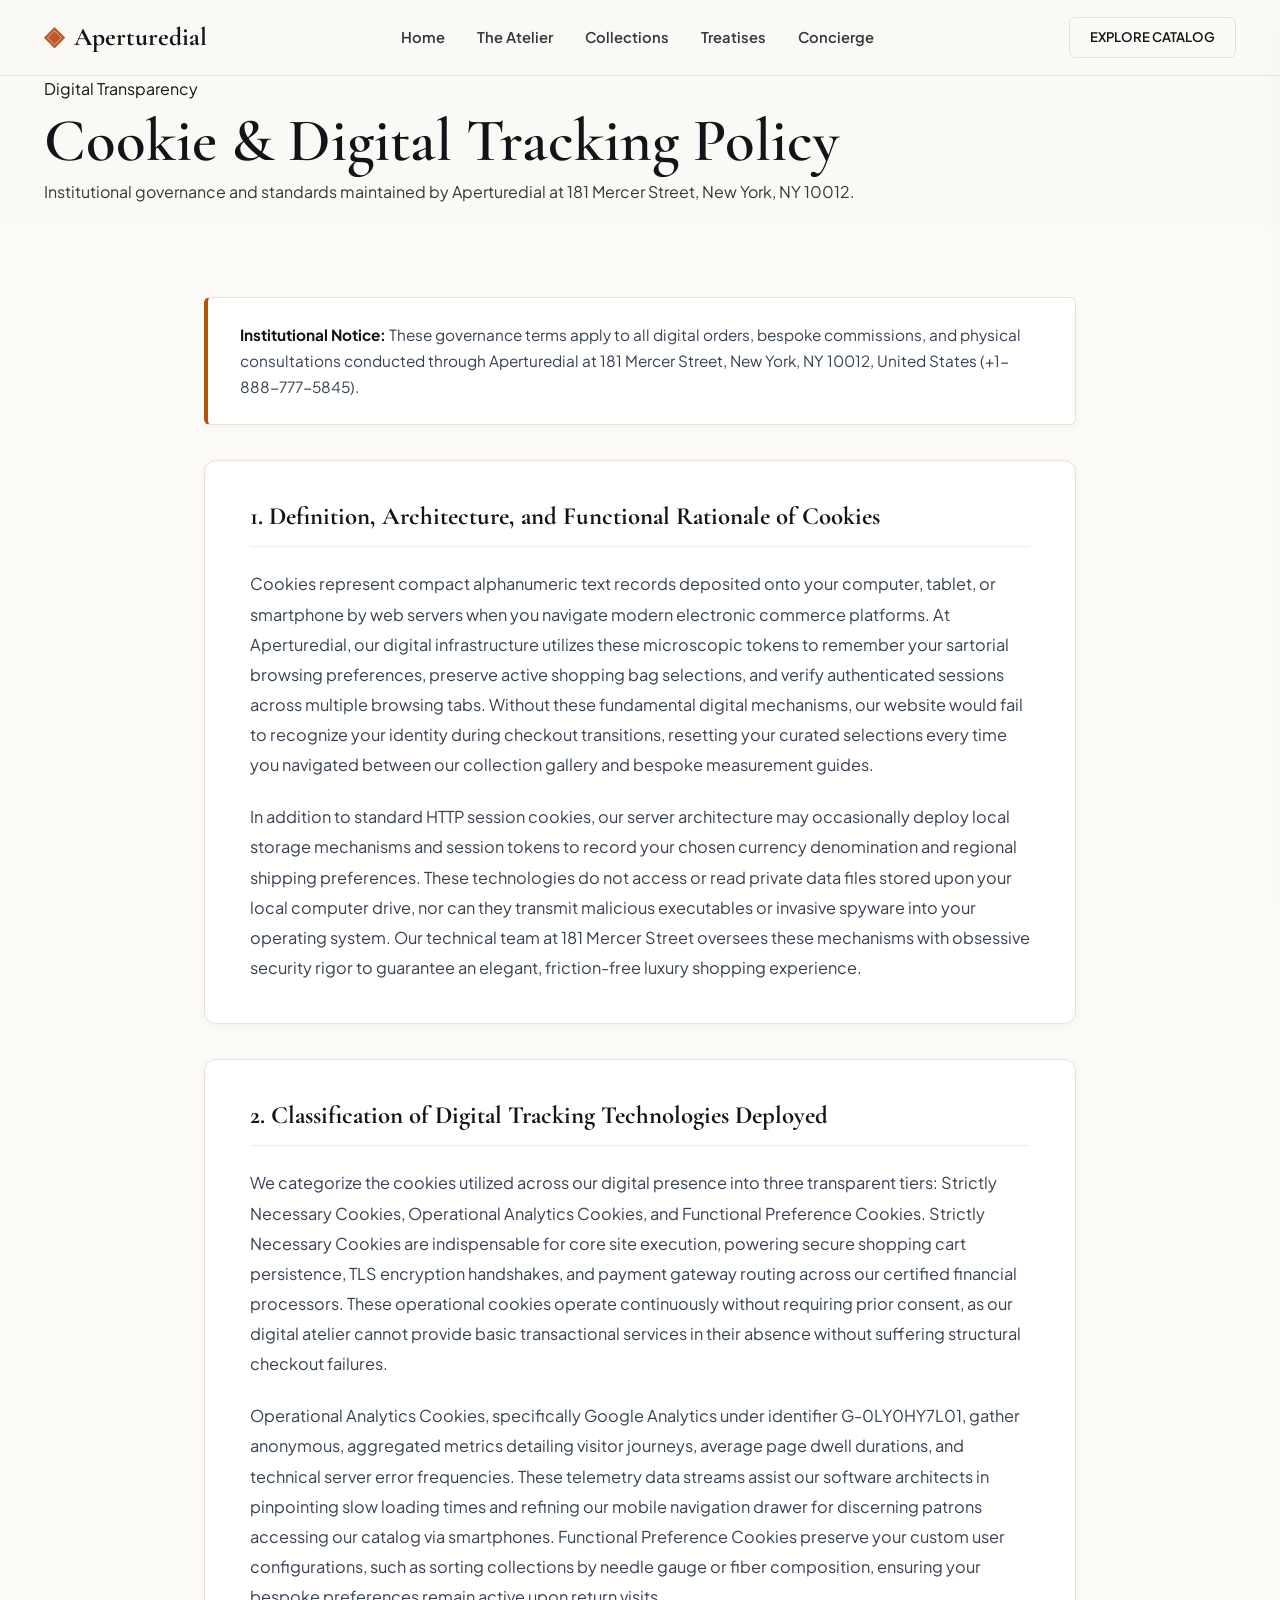
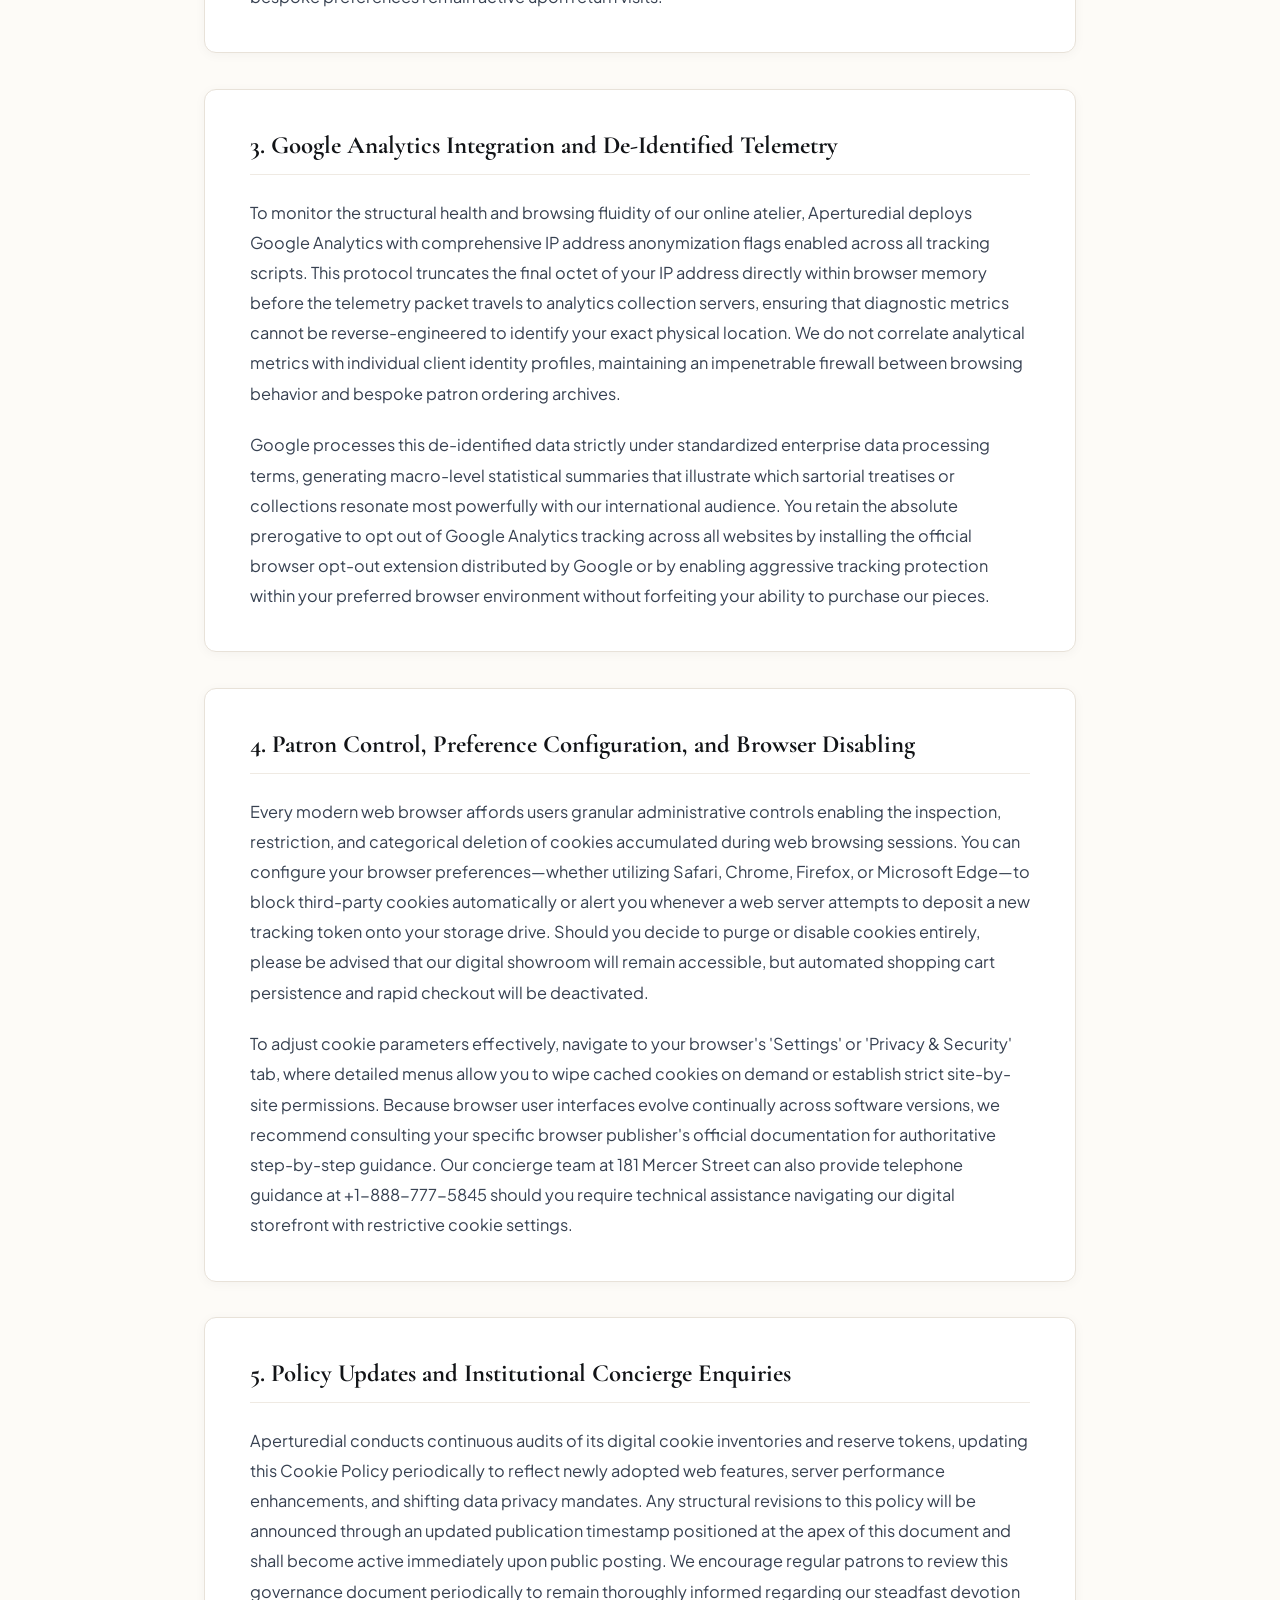
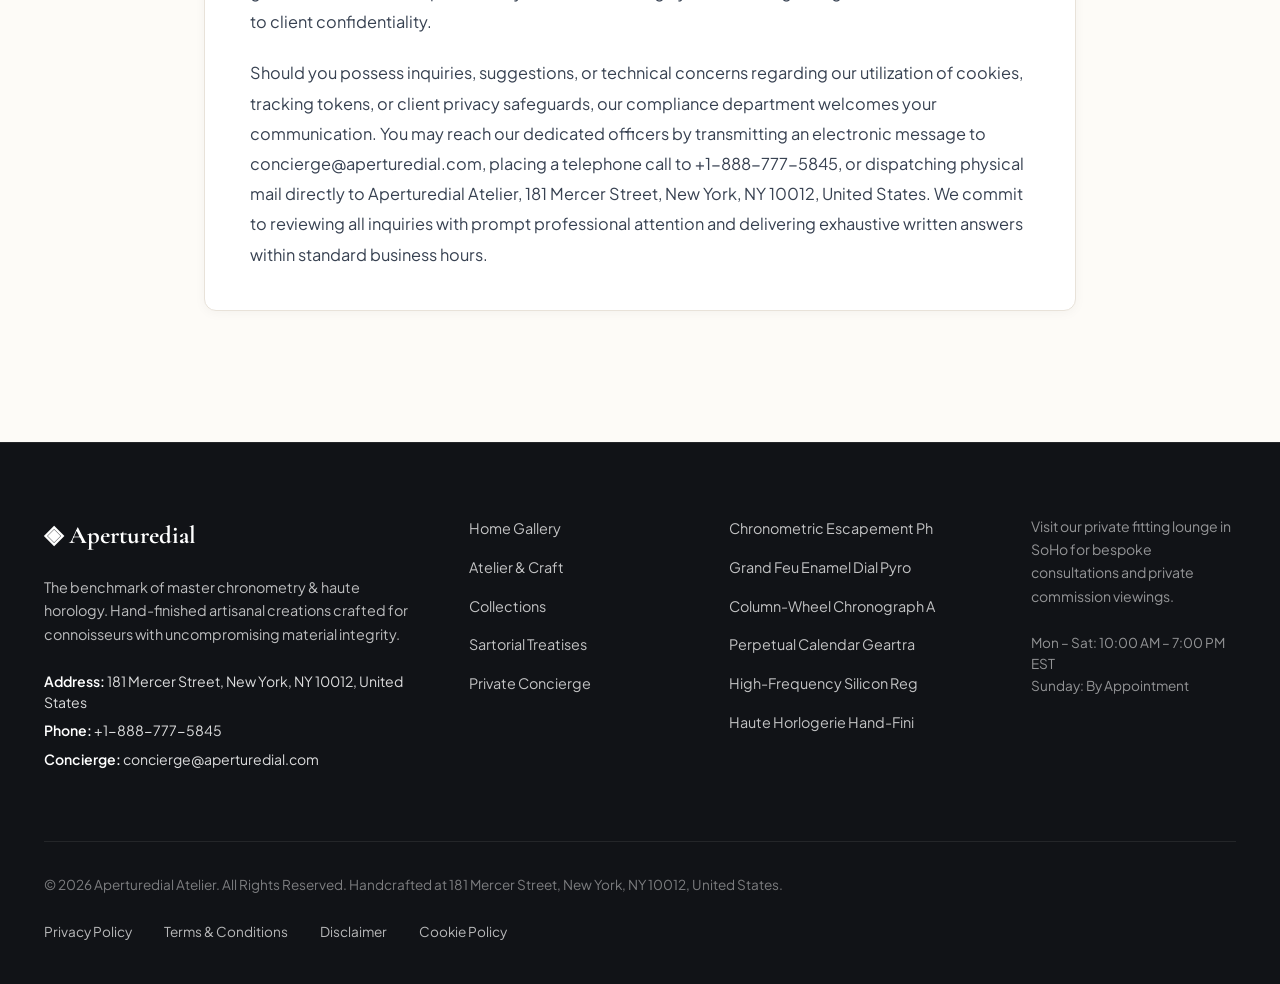
<file: cookie-policy.html>
<!DOCTYPE html>
<html lang="en">
<head>
  <meta charset="UTF-8">
  <meta name="viewport" content="width=device-width, initial-scale=1.0">
  <title>Cookie & Digital Tracking Policy — Aperturedial</title>
  <meta name="description" content="Official Cookie & Digital Tracking Policy for Aperturedial at 181 Mercer Street, New York.">
  <link rel="canonical" href="https://aperturedial.com/cookie-policy.html">
  <link rel="preconnect" href="https://fonts.googleapis.com">
  <link rel="preconnect" href="https://fonts.gstatic.com" crossorigin>
  <link href="https://fonts.googleapis.com/css2?family=Cormorant+Garamond:ital,wght@0,400;0,600;0,700;1,400&family=Plus+Jakarta+Sans:wght@300;400;500;600;700&display=swap" rel="stylesheet">
  <link rel="stylesheet" href="/assets/css/style.css">
  <!-- Google tag (gtag.js) -->
  <script async src="https://www.googletagmanager.com/gtag/js?id=G-0LY0HY7L01"></script>
  <script>
    window.dataLayer = window.dataLayer || [];
    function gtag(){dataLayer.push(arguments);}
    gtag('js', new Date());
    gtag('config', 'G-0LY0HY7L01');
  </script>

</head>
<body>
  <!-- Mandatory Global Site Header (Exactly 1 per page) -->
  <header class="site-header">
    <div class="header-container">
      <a href="/" class="brand-logo" aria-label="Aperturedial Home">
        <span class="logo-mark">◈</span>
        <span class="logo-text">Aperturedial</span>
      </a>
      <nav class="desktop-nav" aria-label="Primary Navigation">
        <a href="/" class="nav-link">Home</a>
        <a href="/about.html" class="nav-link">The Atelier</a>
        <a href="/collection.html" class="nav-link">Collections</a>
        <a href="/blog.html" class="nav-link">Treatises</a>
        <a href="/contact.html" class="nav-link">Concierge</a>
      </nav>
      <div class="header-actions">
        <a href="/collection.html" class="btn btn-sm btn-outline">Explore Catalog</a>
        <button id="drawer-toggle" class="mobile-toggle" aria-label="Open Navigation Menu">
          <span class="hamburger-bar"></span>
          <span class="hamburger-bar"></span>
          <span class="hamburger-bar"></span>
        </button>
      </div>
    </div>
  </header>

  <!-- Mandatory Mobile Navigation Drawer (Exactly 1 per page) -->
  <div class="mobile-drawer" id="mobile-drawer" aria-hidden="true">
    <div class="drawer-header">
      <div class="drawer-brand">Aperturedial</div>
      <button id="drawer-close" class="drawer-close-btn" aria-label="Close Navigation Menu">&times;</button>
    </div>
    <nav class="drawer-nav" aria-label="Mobile Navigation">
      <a href="/" class="drawer-link">Home</a>
      <a href="/about.html" class="drawer-link">The Atelier &amp; Craft</a>
      <a href="/collection.html" class="drawer-link">Horological Calibre Gallery</a>
      <a href="/blog.html" class="drawer-link">Sartorial Treatises</a>
      <a href="/contact.html" class="drawer-link">Private Concierge</a>
    </nav>
    <div class="drawer-footer">
      <p class="drawer-contact-title">Manhattan Atelier &amp; Suite</p>
      <p class="drawer-contact-info">181 Mercer Street, New York, NY 10012, United States</p>
      <p class="drawer-contact-info">Tel: +1-888-777-5845</p>
      <p class="drawer-contact-info">Email: concierge@aperturedial.com</p>
    </div>
  </div>
  <div id="drawer-overlay" class="drawer-overlay"></div>
  <section class="page-hero">
    <div class="container">
      <span class="hero-badge">Digital Transparency</span>
      <h1>Cookie & Digital Tracking Policy</h1>
      <p class="lead">Institutional governance and standards maintained by Aperturedial at 181 Mercer Street, New York, NY 10012.</p>
    </div>
  </section>
  <main class="policy-page-wrapper">
    <div class="policy-container">
      <div class="policy-box">
        <strong>Institutional Notice:</strong> These governance terms apply to all digital orders, bespoke commissions, and physical consultations conducted through Aperturedial at 181 Mercer Street, New York, NY 10012, United States (+1-888-777-5845).
      </div>      <article class="policy-block">
        <h2>1. Definition, Architecture, and Functional Rationale of Cookies</h2>        <p class="policy-p">Cookies represent compact alphanumeric text records deposited onto your computer, tablet, or smartphone by web servers when you navigate modern electronic commerce platforms. At Aperturedial, our digital infrastructure utilizes these microscopic tokens to remember your sartorial browsing preferences, preserve active shopping bag selections, and verify authenticated sessions across multiple browsing tabs. Without these fundamental digital mechanisms, our website would fail to recognize your identity during checkout transitions, resetting your curated selections every time you navigated between our collection gallery and bespoke measurement guides.</p>        <p class="policy-p">In addition to standard HTTP session cookies, our server architecture may occasionally deploy local storage mechanisms and session tokens to record your chosen currency denomination and regional shipping preferences. These technologies do not access or read private data files stored upon your local computer drive, nor can they transmit malicious executables or invasive spyware into your operating system. Our technical team at 181 Mercer Street oversees these mechanisms with obsessive security rigor to guarantee an elegant, friction-free luxury shopping experience.</p>      </article>      <article class="policy-block">
        <h2>2. Classification of Digital Tracking Technologies Deployed</h2>        <p class="policy-p">We categorize the cookies utilized across our digital presence into three transparent tiers: Strictly Necessary Cookies, Operational Analytics Cookies, and Functional Preference Cookies. Strictly Necessary Cookies are indispensable for core site execution, powering secure shopping cart persistence, TLS encryption handshakes, and payment gateway routing across our certified financial processors. These operational cookies operate continuously without requiring prior consent, as our digital atelier cannot provide basic transactional services in their absence without suffering structural checkout failures.</p>        <p class="policy-p">Operational Analytics Cookies, specifically Google Analytics under identifier G-0LY0HY7L01, gather anonymous, aggregated metrics detailing visitor journeys, average page dwell durations, and technical server error frequencies. These telemetry data streams assist our software architects in pinpointing slow loading times and refining our mobile navigation drawer for discerning patrons accessing our catalog via smartphones. Functional Preference Cookies preserve your custom user configurations, such as sorting collections by needle gauge or fiber composition, ensuring your bespoke preferences remain active upon return visits.</p>      </article>      <article class="policy-block">
        <h2>3. Google Analytics Integration and De-Identified Telemetry</h2>        <p class="policy-p">To monitor the structural health and browsing fluidity of our online atelier, Aperturedial deploys Google Analytics with comprehensive IP address anonymization flags enabled across all tracking scripts. This protocol truncates the final octet of your IP address directly within browser memory before the telemetry packet travels to analytics collection servers, ensuring that diagnostic metrics cannot be reverse-engineered to identify your exact physical location. We do not correlate analytical metrics with individual client identity profiles, maintaining an impenetrable firewall between browsing behavior and bespoke patron ordering archives.</p>        <p class="policy-p">Google processes this de-identified data strictly under standardized enterprise data processing terms, generating macro-level statistical summaries that illustrate which sartorial treatises or collections resonate most powerfully with our international audience. You retain the absolute prerogative to opt out of Google Analytics tracking across all websites by installing the official browser opt-out extension distributed by Google or by enabling aggressive tracking protection within your preferred browser environment without forfeiting your ability to purchase our pieces.</p>      </article>      <article class="policy-block">
        <h2>4. Patron Control, Preference Configuration, and Browser Disabling</h2>        <p class="policy-p">Every modern web browser affords users granular administrative controls enabling the inspection, restriction, and categorical deletion of cookies accumulated during web browsing sessions. You can configure your browser preferences—whether utilizing Safari, Chrome, Firefox, or Microsoft Edge—to block third-party cookies automatically or alert you whenever a web server attempts to deposit a new tracking token onto your storage drive. Should you decide to purge or disable cookies entirely, please be advised that our digital showroom will remain accessible, but automated shopping cart persistence and rapid checkout will be deactivated.</p>        <p class="policy-p">To adjust cookie parameters effectively, navigate to your browser's 'Settings' or 'Privacy & Security' tab, where detailed menus allow you to wipe cached cookies on demand or establish strict site-by-site permissions. Because browser user interfaces evolve continually across software versions, we recommend consulting your specific browser publisher's official documentation for authoritative step-by-step guidance. Our concierge team at 181 Mercer Street can also provide telephone guidance at +1-888-777-5845 should you require technical assistance navigating our digital storefront with restrictive cookie settings.</p>      </article>      <article class="policy-block">
        <h2>5. Policy Updates and Institutional Concierge Enquiries</h2>        <p class="policy-p">Aperturedial conducts continuous audits of its digital cookie inventories and reserve tokens, updating this Cookie Policy periodically to reflect newly adopted web features, server performance enhancements, and shifting data privacy mandates. Any structural revisions to this policy will be announced through an updated publication timestamp positioned at the apex of this document and shall become active immediately upon public posting. We encourage regular patrons to review this governance document periodically to remain thoroughly informed regarding our steadfast devotion to client confidentiality.</p>        <p class="policy-p">Should you possess inquiries, suggestions, or technical concerns regarding our utilization of cookies, tracking tokens, or client privacy safeguards, our compliance department welcomes your communication. You may reach our dedicated officers by transmitting an electronic message to concierge@aperturedial.com, placing a telephone call to +1-888-777-5845, or dispatching physical mail directly to Aperturedial Atelier, 181 Mercer Street, New York, NY 10012, United States. We commit to reviewing all inquiries with prompt professional attention and delivering exhaustive written answers within standard business hours.</p>      </article>    </div>
  </main>
  <!-- Mandatory Global Site Footer (Minimalist 4-Column Horizontal Spread Layout) -->
  <footer class="site-footer">
    <div class="container">
      <div class="footer-grid">
        <div class="footer-col">
          <div class="footer-brand">◈ Aperturedial</div>
          <p class="footer-desc">
            The benchmark of master chronometry & haute horology. Hand-finished artisanal creations crafted for connoisseurs with uncompromising material integrity.
          </p>
          <div class="footer-contact-item"><strong>Address:</strong> 181 Mercer Street, New York, NY 10012, United States</div>
          <div class="footer-contact-item"><strong>Phone:</strong> +1-888-777-5845</div>
          <div class="footer-contact-item"><strong>Concierge:</strong> concierge@aperturedial.com</div>
        </div>
        <div class="footer-col">
          <ul class="footer-links">
            <li><a href="/">Home Gallery</a></li>
            <li><a href="/about.html">Atelier &amp; Craft</a></li>
            <li><a href="/collection.html">Collections</a></li>
            <li><a href="/blog.html">Sartorial Treatises</a></li>
            <li><a href="/contact.html">Private Concierge</a></li>
          </ul>
        </div>
        <div class="footer-col">
          <ul class="footer-links">
            <li><a href="/blog/chronometric-escapement-physics-and-isochronism.html">Chronometric Escapement Ph</a></li>
            <li><a href="/blog/grand-feu-enamel-dial-pyrometry-and-metallurgy.html">Grand Feu Enamel Dial Pyro</a></li>
            <li><a href="/blog/column-wheel-chronograph-calibre-architecture.html">Column-Wheel Chronograph A</a></li>
            <li><a href="/blog/perpetual-calendar-geartrains-and-astronomical-cams.html">Perpetual Calendar Geartra</a></li>
            <li><a href="/blog/high-frequency-silicon-regulating-organs.html">High-Frequency Silicon Reg</a></li>
            <li><a href="/blog/haute-horlogerie-hand-finishing-and-anglage.html">Haute Horlogerie Hand-Fini</a></li>
          </ul>
        </div>
        <div class="footer-col">
          <p class="footer-salon-desc">
            Visit our private fitting lounge in SoHo for bespoke consultations and private commission viewings.
          </p>
          <p class="footer-hours">
            Mon &ndash; Sat: 10:00 AM &ndash; 7:00 PM<br>EST<br>Sunday: By Appointment
          </p>
        </div>
      </div>
      <div class="footer-bottom">
        <p>&copy; 2026 Aperturedial Atelier. All Rights Reserved. Handcrafted at 181 Mercer Street, New York, NY 10012, United States.</p>
        <div class="footer-legal-links">
          <a href="/privacy-policy.html">Privacy Policy</a>
          <a href="/terms-and-conditions.html">Terms &amp; Conditions</a>
          <a href="/disclaimer.html">Disclaimer</a>
          <a href="/cookie-policy.html">Cookie Policy</a>
        </div>
      </div>
    </div>
  </footer>
  <script src="/assets/js/main.js"></script>
</body>
</html>
</file>
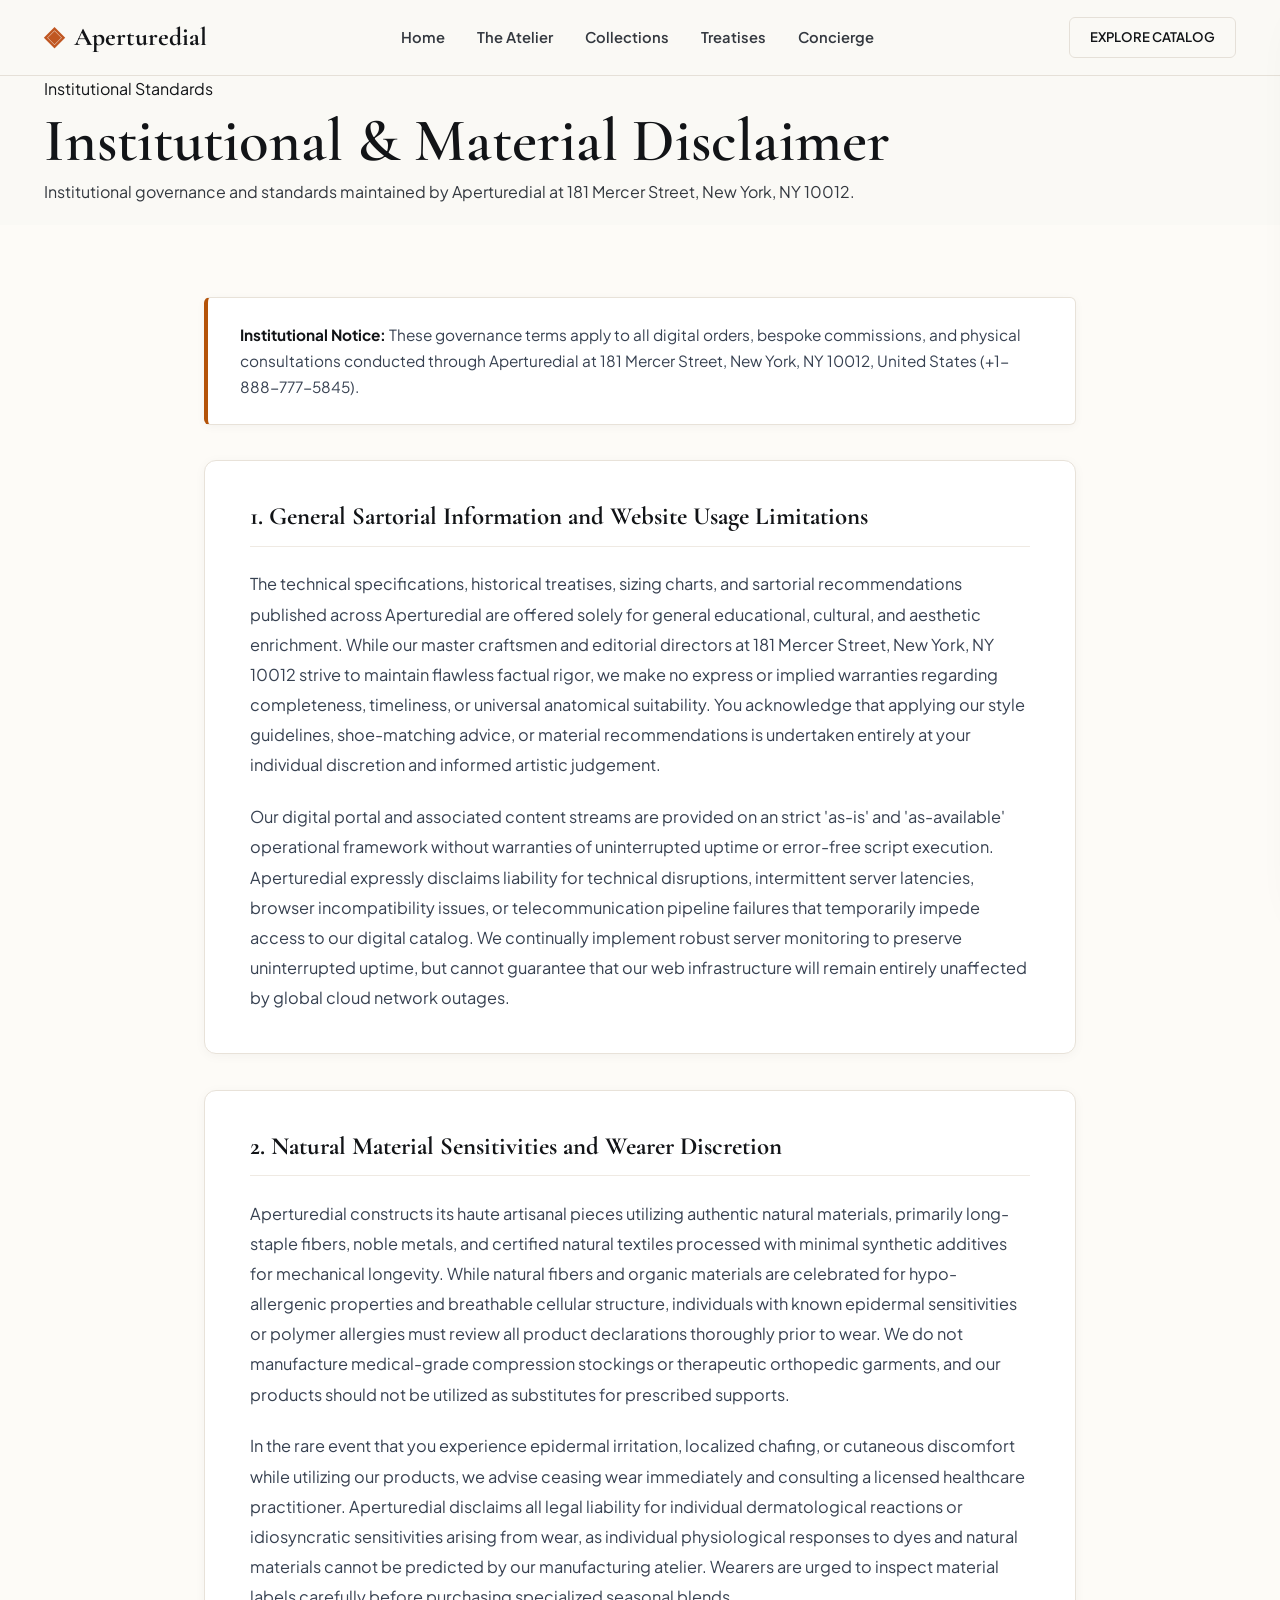
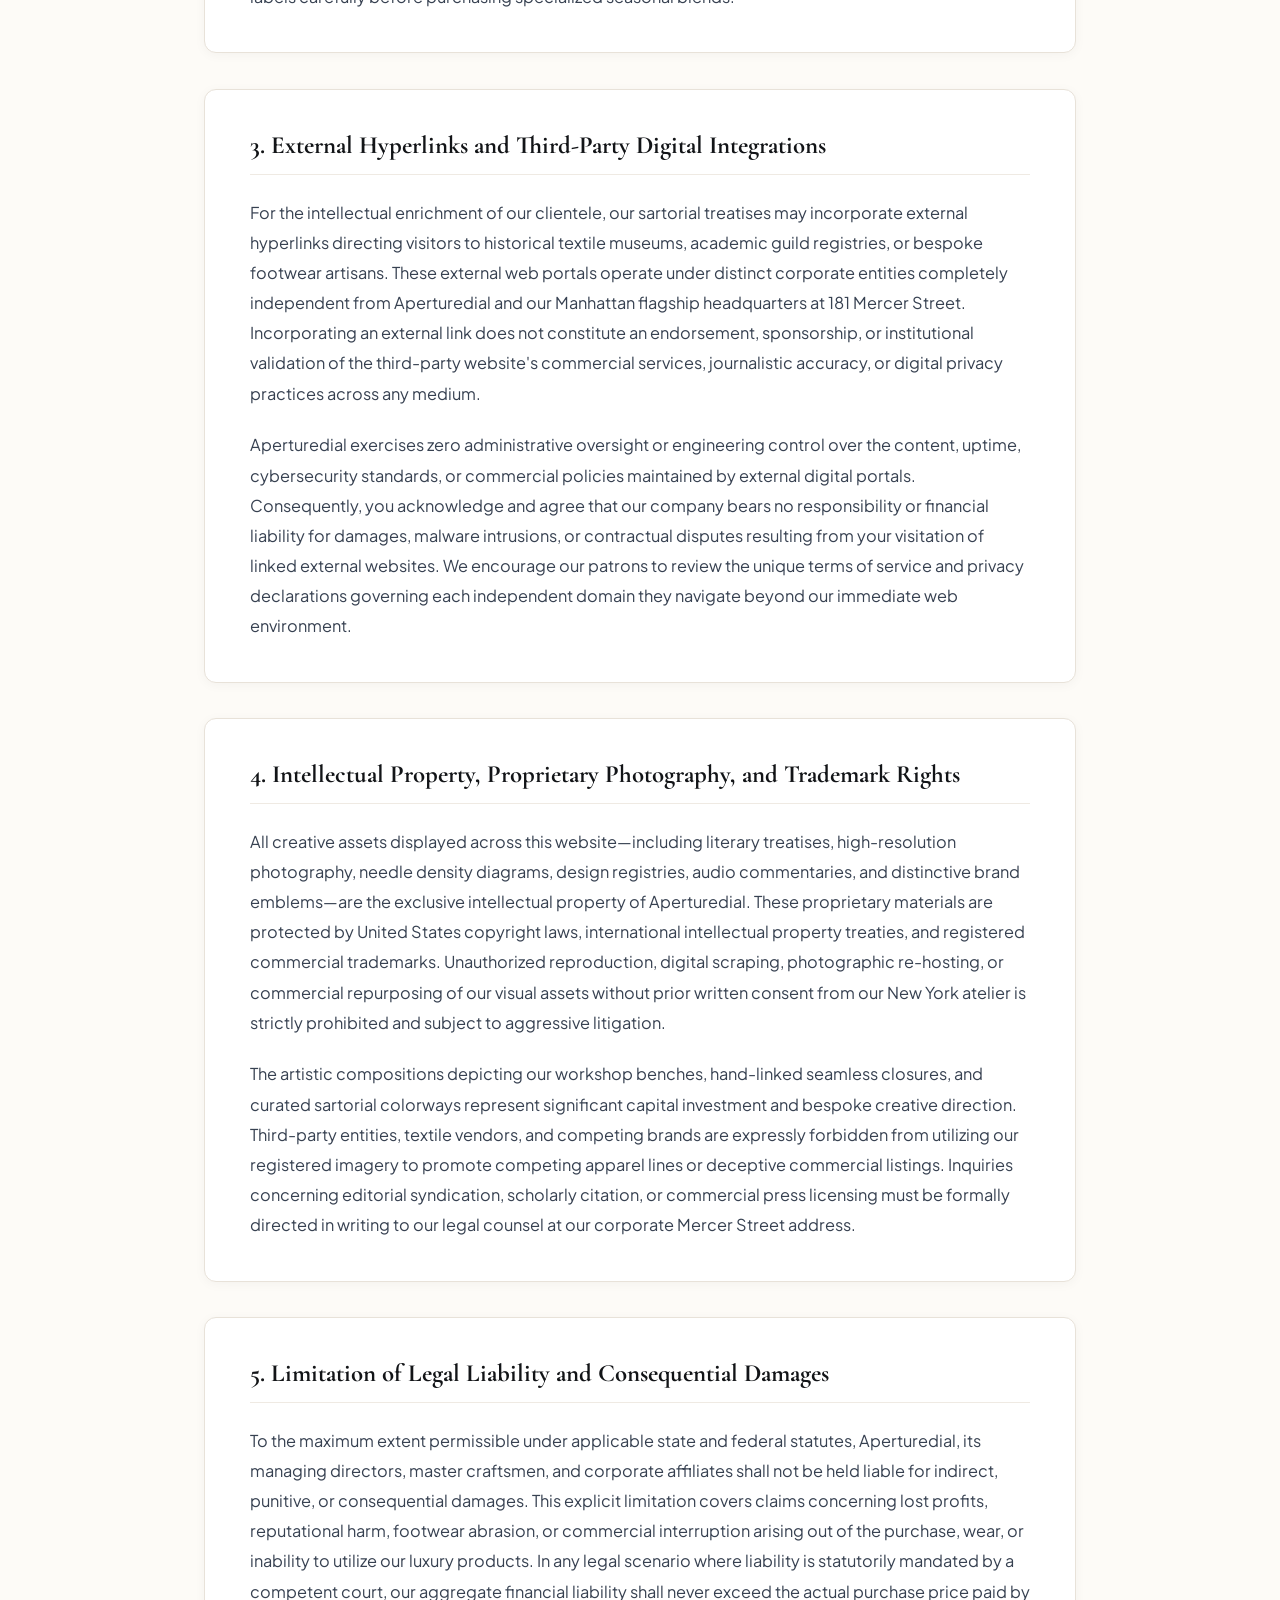
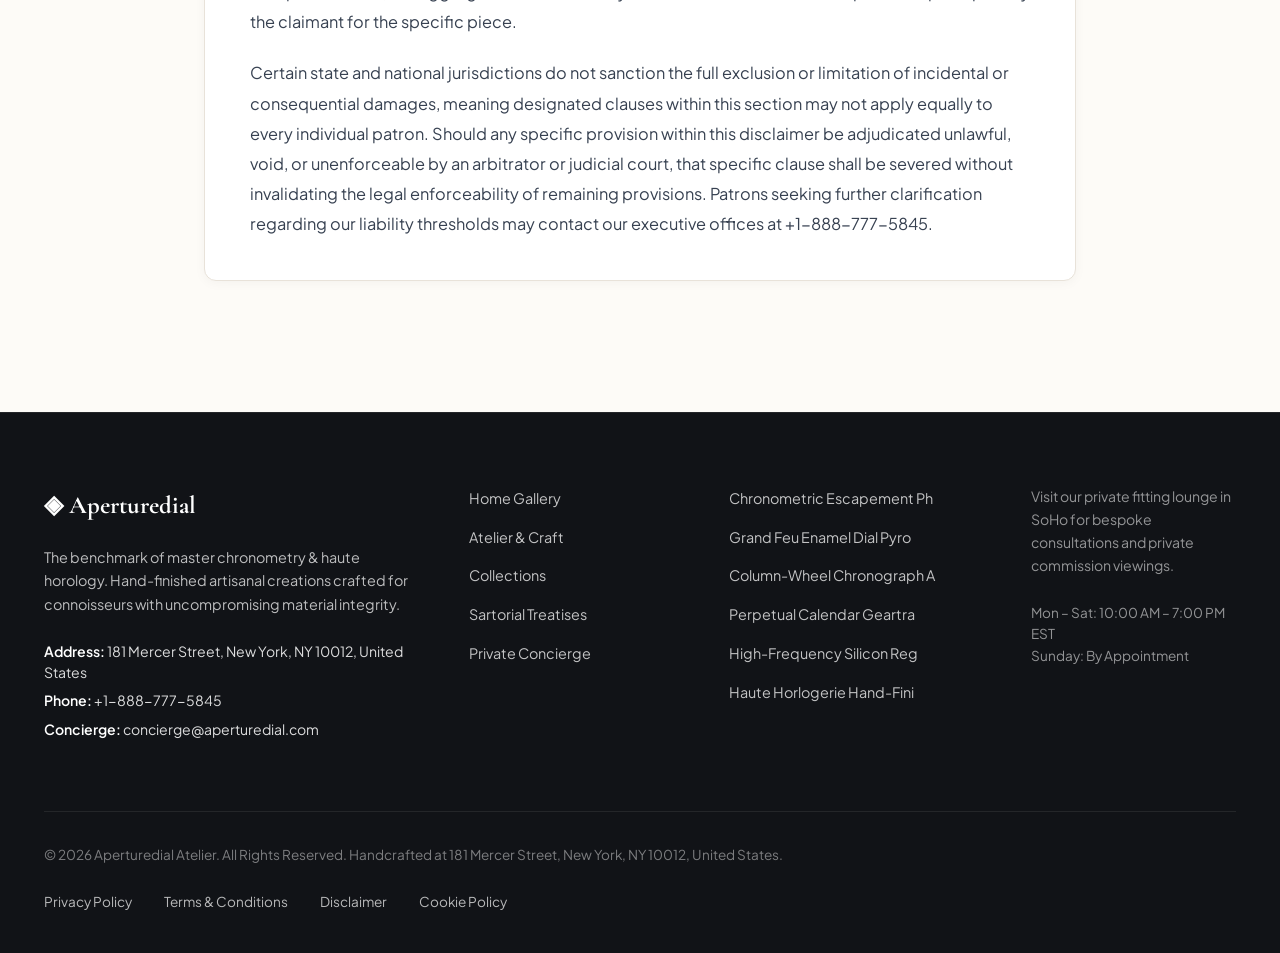
<file: disclaimer.html>
<!DOCTYPE html>
<html lang="en">
<head>
  <meta charset="UTF-8">
  <meta name="viewport" content="width=device-width, initial-scale=1.0">
  <title>Institutional & Material Disclaimer — Aperturedial</title>
  <meta name="description" content="Official Institutional & Material Disclaimer for Aperturedial at 181 Mercer Street, New York.">
  <link rel="canonical" href="https://aperturedial.com/disclaimer.html">
  <link rel="preconnect" href="https://fonts.googleapis.com">
  <link rel="preconnect" href="https://fonts.gstatic.com" crossorigin>
  <link href="https://fonts.googleapis.com/css2?family=Cormorant+Garamond:ital,wght@0,400;0,600;0,700;1,400&family=Plus+Jakarta+Sans:wght@300;400;500;600;700&display=swap" rel="stylesheet">
  <link rel="stylesheet" href="/assets/css/style.css">
  <!-- Google tag (gtag.js) -->
  <script async src="https://www.googletagmanager.com/gtag/js?id=G-0LY0HY7L01"></script>
  <script>
    window.dataLayer = window.dataLayer || [];
    function gtag(){dataLayer.push(arguments);}
    gtag('js', new Date());
    gtag('config', 'G-0LY0HY7L01');
  </script>

</head>
<body>
  <!-- Mandatory Global Site Header (Exactly 1 per page) -->
  <header class="site-header">
    <div class="header-container">
      <a href="/" class="brand-logo" aria-label="Aperturedial Home">
        <span class="logo-mark">◈</span>
        <span class="logo-text">Aperturedial</span>
      </a>
      <nav class="desktop-nav" aria-label="Primary Navigation">
        <a href="/" class="nav-link">Home</a>
        <a href="/about.html" class="nav-link">The Atelier</a>
        <a href="/collection.html" class="nav-link">Collections</a>
        <a href="/blog.html" class="nav-link">Treatises</a>
        <a href="/contact.html" class="nav-link">Concierge</a>
      </nav>
      <div class="header-actions">
        <a href="/collection.html" class="btn btn-sm btn-outline">Explore Catalog</a>
        <button id="drawer-toggle" class="mobile-toggle" aria-label="Open Navigation Menu">
          <span class="hamburger-bar"></span>
          <span class="hamburger-bar"></span>
          <span class="hamburger-bar"></span>
        </button>
      </div>
    </div>
  </header>

  <!-- Mandatory Mobile Navigation Drawer (Exactly 1 per page) -->
  <div class="mobile-drawer" id="mobile-drawer" aria-hidden="true">
    <div class="drawer-header">
      <div class="drawer-brand">Aperturedial</div>
      <button id="drawer-close" class="drawer-close-btn" aria-label="Close Navigation Menu">&times;</button>
    </div>
    <nav class="drawer-nav" aria-label="Mobile Navigation">
      <a href="/" class="drawer-link">Home</a>
      <a href="/about.html" class="drawer-link">The Atelier &amp; Craft</a>
      <a href="/collection.html" class="drawer-link">Horological Calibre Gallery</a>
      <a href="/blog.html" class="drawer-link">Sartorial Treatises</a>
      <a href="/contact.html" class="drawer-link">Private Concierge</a>
    </nav>
    <div class="drawer-footer">
      <p class="drawer-contact-title">Manhattan Atelier &amp; Suite</p>
      <p class="drawer-contact-info">181 Mercer Street, New York, NY 10012, United States</p>
      <p class="drawer-contact-info">Tel: +1-888-777-5845</p>
      <p class="drawer-contact-info">Email: concierge@aperturedial.com</p>
    </div>
  </div>
  <div id="drawer-overlay" class="drawer-overlay"></div>
  <section class="page-hero">
    <div class="container">
      <span class="hero-badge">Institutional Standards</span>
      <h1>Institutional & Material Disclaimer</h1>
      <p class="lead">Institutional governance and standards maintained by Aperturedial at 181 Mercer Street, New York, NY 10012.</p>
    </div>
  </section>
  <main class="policy-page-wrapper">
    <div class="policy-container">
      <div class="policy-box">
        <strong>Institutional Notice:</strong> These governance terms apply to all digital orders, bespoke commissions, and physical consultations conducted through Aperturedial at 181 Mercer Street, New York, NY 10012, United States (+1-888-777-5845).
      </div>      <article class="policy-block">
        <h2>1. General Sartorial Information and Website Usage Limitations</h2>        <p class="policy-p">The technical specifications, historical treatises, sizing charts, and sartorial recommendations published across Aperturedial are offered solely for general educational, cultural, and aesthetic enrichment. While our master craftsmen and editorial directors at 181 Mercer Street, New York, NY 10012 strive to maintain flawless factual rigor, we make no express or implied warranties regarding completeness, timeliness, or universal anatomical suitability. You acknowledge that applying our style guidelines, shoe-matching advice, or material recommendations is undertaken entirely at your individual discretion and informed artistic judgement.</p>        <p class="policy-p">Our digital portal and associated content streams are provided on an strict 'as-is' and 'as-available' operational framework without warranties of uninterrupted uptime or error-free script execution. Aperturedial expressly disclaims liability for technical disruptions, intermittent server latencies, browser incompatibility issues, or telecommunication pipeline failures that temporarily impede access to our digital catalog. We continually implement robust server monitoring to preserve uninterrupted uptime, but cannot guarantee that our web infrastructure will remain entirely unaffected by global cloud network outages.</p>      </article>      <article class="policy-block">
        <h2>2. Natural Material Sensitivities and Wearer Discretion</h2>        <p class="policy-p">Aperturedial constructs its haute artisanal pieces utilizing authentic natural materials, primarily long-staple fibers, noble metals, and certified natural textiles processed with minimal synthetic additives for mechanical longevity. While natural fibers and organic materials are celebrated for hypo-allergenic properties and breathable cellular structure, individuals with known epidermal sensitivities or polymer allergies must review all product declarations thoroughly prior to wear. We do not manufacture medical-grade compression stockings or therapeutic orthopedic garments, and our products should not be utilized as substitutes for prescribed supports.</p>        <p class="policy-p">In the rare event that you experience epidermal irritation, localized chafing, or cutaneous discomfort while utilizing our products, we advise ceasing wear immediately and consulting a licensed healthcare practitioner. Aperturedial disclaims all legal liability for individual dermatological reactions or idiosyncratic sensitivities arising from wear, as individual physiological responses to dyes and natural materials cannot be predicted by our manufacturing atelier. Wearers are urged to inspect material labels carefully before purchasing specialized seasonal blends.</p>      </article>      <article class="policy-block">
        <h2>3. External Hyperlinks and Third-Party Digital Integrations</h2>        <p class="policy-p">For the intellectual enrichment of our clientele, our sartorial treatises may incorporate external hyperlinks directing visitors to historical textile museums, academic guild registries, or bespoke footwear artisans. These external web portals operate under distinct corporate entities completely independent from Aperturedial and our Manhattan flagship headquarters at 181 Mercer Street. Incorporating an external link does not constitute an endorsement, sponsorship, or institutional validation of the third-party website's commercial services, journalistic accuracy, or digital privacy practices across any medium.</p>        <p class="policy-p">Aperturedial exercises zero administrative oversight or engineering control over the content, uptime, cybersecurity standards, or commercial policies maintained by external digital portals. Consequently, you acknowledge and agree that our company bears no responsibility or financial liability for damages, malware intrusions, or contractual disputes resulting from your visitation of linked external websites. We encourage our patrons to review the unique terms of service and privacy declarations governing each independent domain they navigate beyond our immediate web environment.</p>      </article>      <article class="policy-block">
        <h2>4. Intellectual Property, Proprietary Photography, and Trademark Rights</h2>        <p class="policy-p">All creative assets displayed across this website—including literary treatises, high-resolution photography, needle density diagrams, design registries, audio commentaries, and distinctive brand emblems—are the exclusive intellectual property of Aperturedial. These proprietary materials are protected by United States copyright laws, international intellectual property treaties, and registered commercial trademarks. Unauthorized reproduction, digital scraping, photographic re-hosting, or commercial repurposing of our visual assets without prior written consent from our New York atelier is strictly prohibited and subject to aggressive litigation.</p>        <p class="policy-p">The artistic compositions depicting our workshop benches, hand-linked seamless closures, and curated sartorial colorways represent significant capital investment and bespoke creative direction. Third-party entities, textile vendors, and competing brands are expressly forbidden from utilizing our registered imagery to promote competing apparel lines or deceptive commercial listings. Inquiries concerning editorial syndication, scholarly citation, or commercial press licensing must be formally directed in writing to our legal counsel at our corporate Mercer Street address.</p>      </article>      <article class="policy-block">
        <h2>5. Limitation of Legal Liability and Consequential Damages</h2>        <p class="policy-p">To the maximum extent permissible under applicable state and federal statutes, Aperturedial, its managing directors, master craftsmen, and corporate affiliates shall not be held liable for indirect, punitive, or consequential damages. This explicit limitation covers claims concerning lost profits, reputational harm, footwear abrasion, or commercial interruption arising out of the purchase, wear, or inability to utilize our luxury products. In any legal scenario where liability is statutorily mandated by a competent court, our aggregate financial liability shall never exceed the actual purchase price paid by the claimant for the specific piece.</p>        <p class="policy-p">Certain state and national jurisdictions do not sanction the full exclusion or limitation of incidental or consequential damages, meaning designated clauses within this section may not apply equally to every individual patron. Should any specific provision within this disclaimer be adjudicated unlawful, void, or unenforceable by an arbitrator or judicial court, that specific clause shall be severed without invalidating the legal enforceability of remaining provisions. Patrons seeking further clarification regarding our liability thresholds may contact our executive offices at +1-888-777-5845.</p>      </article>    </div>
  </main>
  <!-- Mandatory Global Site Footer (Minimalist 4-Column Horizontal Spread Layout) -->
  <footer class="site-footer">
    <div class="container">
      <div class="footer-grid">
        <div class="footer-col">
          <div class="footer-brand">◈ Aperturedial</div>
          <p class="footer-desc">
            The benchmark of master chronometry & haute horology. Hand-finished artisanal creations crafted for connoisseurs with uncompromising material integrity.
          </p>
          <div class="footer-contact-item"><strong>Address:</strong> 181 Mercer Street, New York, NY 10012, United States</div>
          <div class="footer-contact-item"><strong>Phone:</strong> +1-888-777-5845</div>
          <div class="footer-contact-item"><strong>Concierge:</strong> concierge@aperturedial.com</div>
        </div>
        <div class="footer-col">
          <ul class="footer-links">
            <li><a href="/">Home Gallery</a></li>
            <li><a href="/about.html">Atelier &amp; Craft</a></li>
            <li><a href="/collection.html">Collections</a></li>
            <li><a href="/blog.html">Sartorial Treatises</a></li>
            <li><a href="/contact.html">Private Concierge</a></li>
          </ul>
        </div>
        <div class="footer-col">
          <ul class="footer-links">
            <li><a href="/blog/chronometric-escapement-physics-and-isochronism.html">Chronometric Escapement Ph</a></li>
            <li><a href="/blog/grand-feu-enamel-dial-pyrometry-and-metallurgy.html">Grand Feu Enamel Dial Pyro</a></li>
            <li><a href="/blog/column-wheel-chronograph-calibre-architecture.html">Column-Wheel Chronograph A</a></li>
            <li><a href="/blog/perpetual-calendar-geartrains-and-astronomical-cams.html">Perpetual Calendar Geartra</a></li>
            <li><a href="/blog/high-frequency-silicon-regulating-organs.html">High-Frequency Silicon Reg</a></li>
            <li><a href="/blog/haute-horlogerie-hand-finishing-and-anglage.html">Haute Horlogerie Hand-Fini</a></li>
          </ul>
        </div>
        <div class="footer-col">
          <p class="footer-salon-desc">
            Visit our private fitting lounge in SoHo for bespoke consultations and private commission viewings.
          </p>
          <p class="footer-hours">
            Mon &ndash; Sat: 10:00 AM &ndash; 7:00 PM<br>EST<br>Sunday: By Appointment
          </p>
        </div>
      </div>
      <div class="footer-bottom">
        <p>&copy; 2026 Aperturedial Atelier. All Rights Reserved. Handcrafted at 181 Mercer Street, New York, NY 10012, United States.</p>
        <div class="footer-legal-links">
          <a href="/privacy-policy.html">Privacy Policy</a>
          <a href="/terms-and-conditions.html">Terms &amp; Conditions</a>
          <a href="/disclaimer.html">Disclaimer</a>
          <a href="/cookie-policy.html">Cookie Policy</a>
        </div>
      </div>
    </div>
  </footer>
  <script src="/assets/js/main.js"></script>
</body>
</html>
</file>
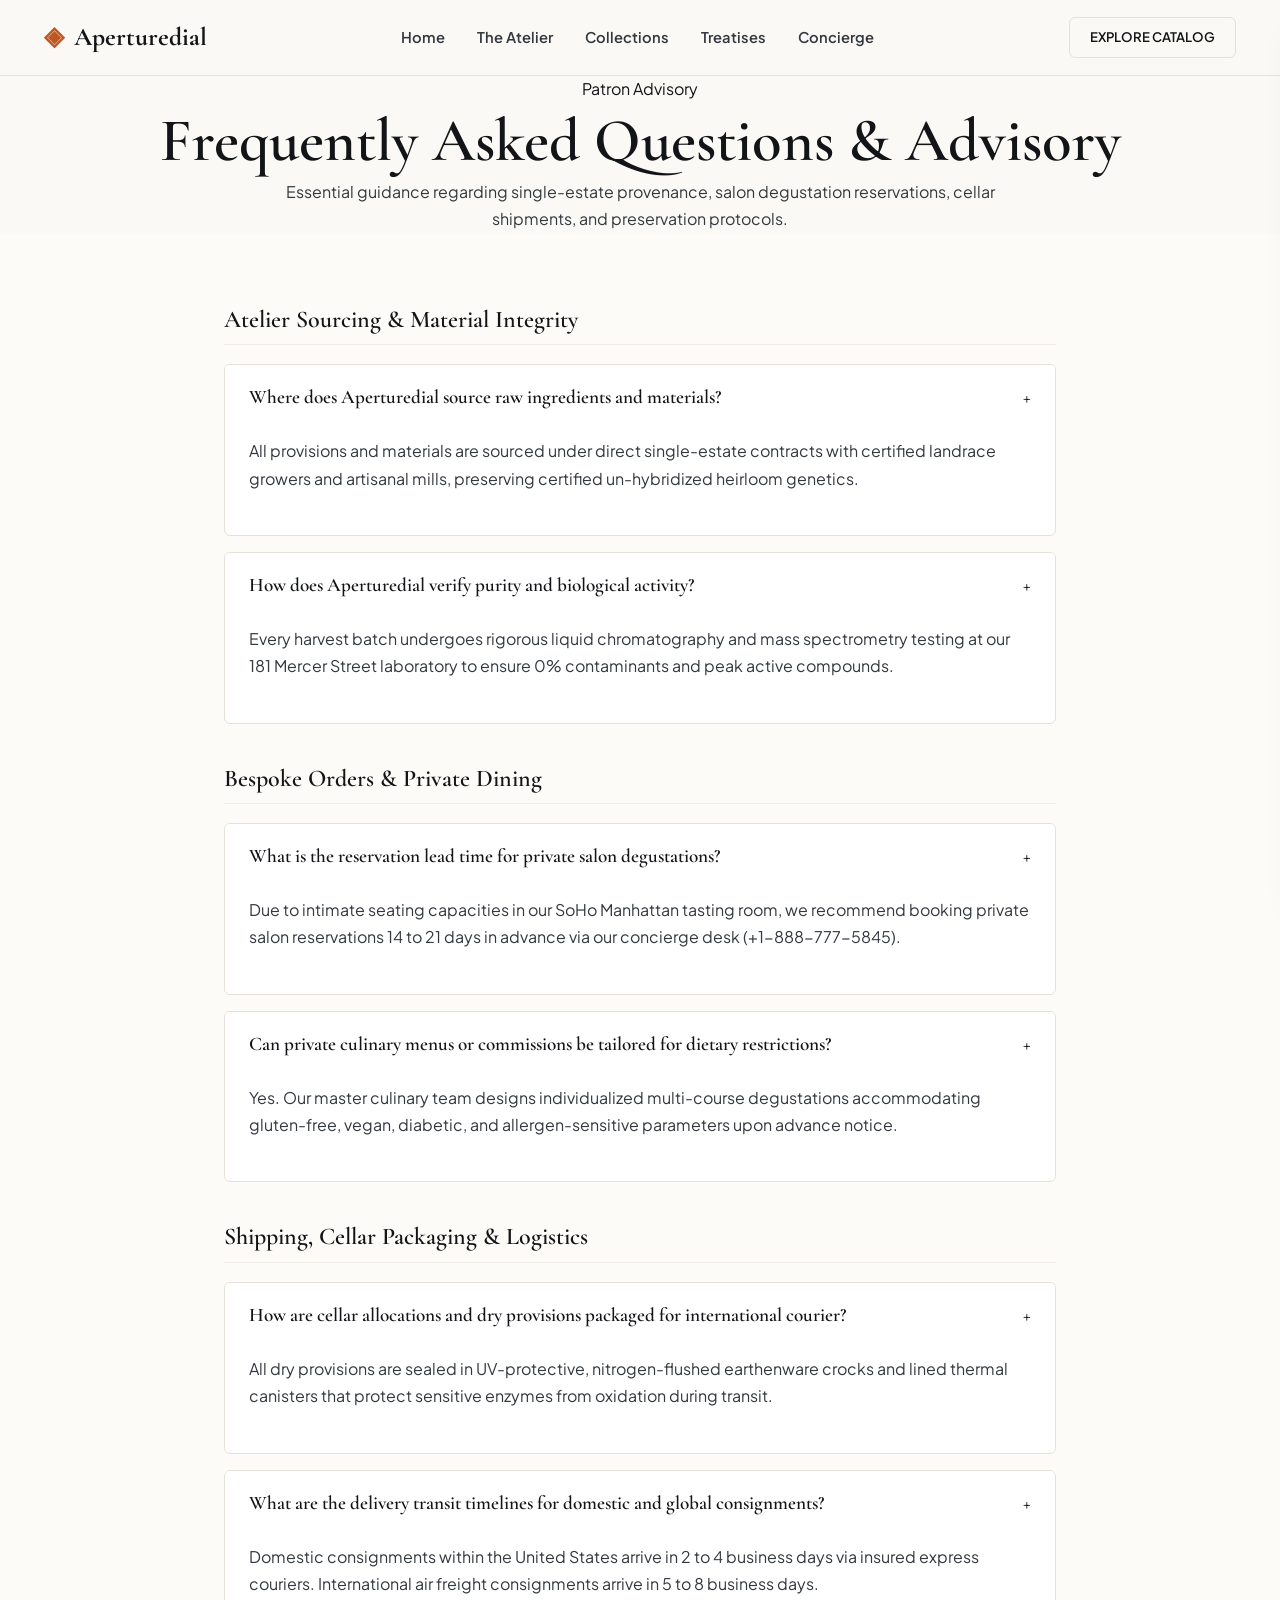
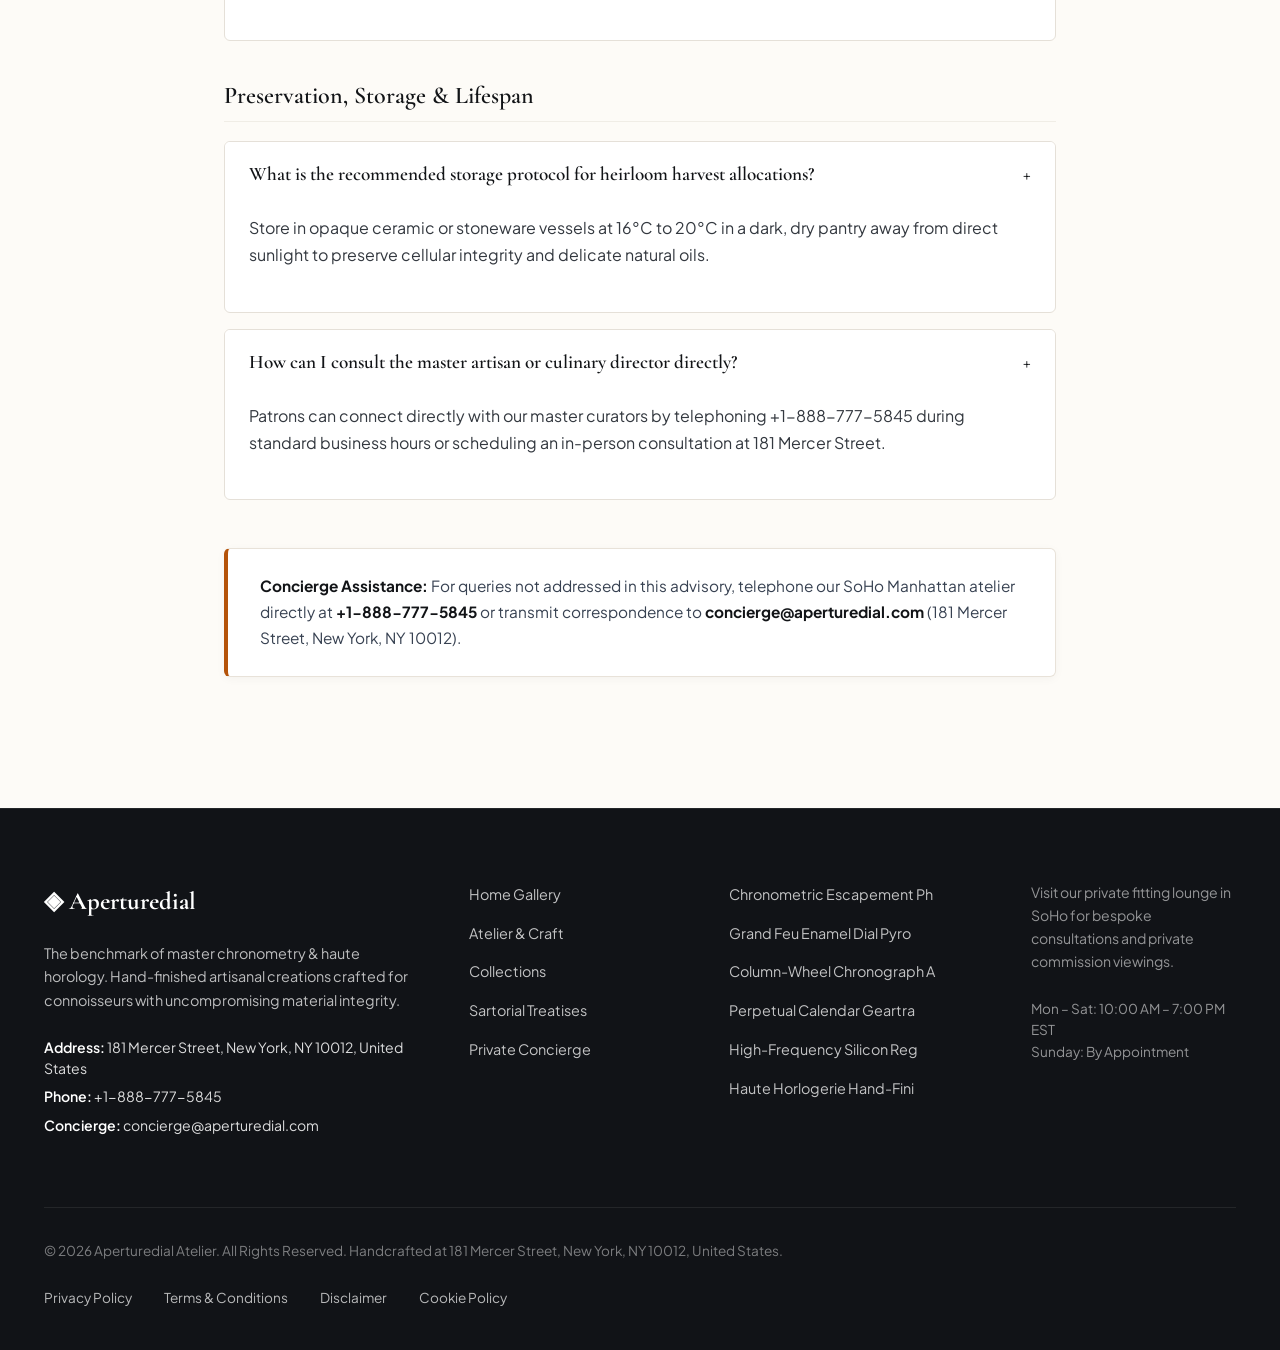
<file: faq.html>
<!DOCTYPE html>
<html lang="en">
<head>
  <meta charset="UTF-8">
  <meta name="viewport" content="width=device-width, initial-scale=1.0">
  <title>Frequently Asked Questions & Patron Advisory — Aperturedial</title>
  <meta name="description" content="Official patron FAQ and advisory for Aperturedial at 181 Mercer Street, New York.">
  <link rel="canonical" href="https://aperturedial.com/faq.html">
  <link rel="preconnect" href="https://fonts.googleapis.com">
  <link rel="preconnect" href="https://fonts.gstatic.com" crossorigin>
  <link href="https://fonts.googleapis.com/css2?family=Cormorant+Garamond:ital,wght@0,400;0,600;0,700;1,400&family=Plus+Jakarta+Sans:wght@300;400;500;600;700&display=swap" rel="stylesheet">
  <link rel="stylesheet" href="/assets/css/style.css">
  <!-- Google tag (gtag.js) -->
  <script async src="https://www.googletagmanager.com/gtag/js?id=G-0LY0HY7L01"></script>
  <script>
    window.dataLayer = window.dataLayer || [];
    function gtag(){dataLayer.push(arguments);}
    gtag('js', new Date());
    gtag('config', 'G-0LY0HY7L01');
  </script>

</head>
<body>
  <!-- Mandatory Global Site Header (Exactly 1 per page) -->
  <header class="site-header">
    <div class="header-container">
      <a href="/" class="brand-logo" aria-label="Aperturedial Home">
        <span class="logo-mark">◈</span>
        <span class="logo-text">Aperturedial</span>
      </a>
      <nav class="desktop-nav" aria-label="Primary Navigation">
        <a href="/" class="nav-link">Home</a>
        <a href="/about.html" class="nav-link">The Atelier</a>
        <a href="/collection.html" class="nav-link">Collections</a>
        <a href="/blog.html" class="nav-link">Treatises</a>
        <a href="/contact.html" class="nav-link">Concierge</a>
      </nav>
      <div class="header-actions">
        <a href="/collection.html" class="btn btn-sm btn-outline">Explore Catalog</a>
        <button id="drawer-toggle" class="mobile-toggle" aria-label="Open Navigation Menu">
          <span class="hamburger-bar"></span>
          <span class="hamburger-bar"></span>
          <span class="hamburger-bar"></span>
        </button>
      </div>
    </div>
  </header>

  <!-- Mandatory Mobile Navigation Drawer (Exactly 1 per page) -->
  <div class="mobile-drawer" id="mobile-drawer" aria-hidden="true">
    <div class="drawer-header">
      <div class="drawer-brand">Aperturedial</div>
      <button id="drawer-close" class="drawer-close-btn" aria-label="Close Navigation Menu">&times;</button>
    </div>
    <nav class="drawer-nav" aria-label="Mobile Navigation">
      <a href="/" class="drawer-link">Home</a>
      <a href="/about.html" class="drawer-link">The Atelier &amp; Craft</a>
      <a href="/collection.html" class="drawer-link">Horological Calibre Gallery</a>
      <a href="/blog.html" class="drawer-link">Sartorial Treatises</a>
      <a href="/contact.html" class="drawer-link">Private Concierge</a>
    </nav>
    <div class="drawer-footer">
      <p class="drawer-contact-title">Manhattan Atelier &amp; Suite</p>
      <p class="drawer-contact-info">181 Mercer Street, New York, NY 10012, United States</p>
      <p class="drawer-contact-info">Tel: +1-888-777-5845</p>
      <p class="drawer-contact-info">Email: concierge@aperturedial.com</p>
    </div>
  </div>
  <div id="drawer-overlay" class="drawer-overlay"></div>
  <section class="page-hero">
    <div class="container text-center">
      <span class="hero-badge">Patron Advisory</span>
      <h1>Frequently Asked Questions &amp; Advisory</h1>
      <p class="lead" style="margin: 0 auto; max-width: 720px;">Essential guidance regarding single-estate provenance, salon degustation reservations, cellar shipments, and preservation protocols.</p>
    </div>
  </section>
  <main class="section" style="padding: 4.5rem 0 6rem; background: #FDFBF7;">
    <div class="container" style="max-width: 880px;">
      <div style="margin-bottom: 2.5rem;">
        <h2 style="font-family: var(--font-serif); font-size: 1.5rem; color: var(--color-primary); margin-bottom: 1.2rem; border-bottom: 1px solid var(--color-border-light); padding-bottom: 0.6rem;">Atelier Sourcing & Material Integrity</h2>
        <div class="faq-section" style="margin: 0;">
          <div class="faq-item">
            <button class="faq-question"><span>Where does Aperturedial source raw ingredients and materials?</span><span class="faq-icon">+</span></button>
            <div class="faq-answer"><p style="padding-top: 0.5rem; line-height: 1.7;">All provisions and materials are sourced under direct single-estate contracts with certified landrace growers and artisanal mills, preserving certified un-hybridized heirloom genetics.</p></div>
          </div>
          <div class="faq-item">
            <button class="faq-question"><span>How does Aperturedial verify purity and biological activity?</span><span class="faq-icon">+</span></button>
            <div class="faq-answer"><p style="padding-top: 0.5rem; line-height: 1.7;">Every harvest batch undergoes rigorous liquid chromatography and mass spectrometry testing at our 181 Mercer Street laboratory to ensure 0% contaminants and peak active compounds.</p></div>
          </div>
        </div>
      </div>
      <div style="margin-bottom: 2.5rem;">
        <h2 style="font-family: var(--font-serif); font-size: 1.5rem; color: var(--color-primary); margin-bottom: 1.2rem; border-bottom: 1px solid var(--color-border-light); padding-bottom: 0.6rem;">Bespoke Orders & Private Dining</h2>
        <div class="faq-section" style="margin: 0;">
          <div class="faq-item">
            <button class="faq-question"><span>What is the reservation lead time for private salon degustations?</span><span class="faq-icon">+</span></button>
            <div class="faq-answer"><p style="padding-top: 0.5rem; line-height: 1.7;">Due to intimate seating capacities in our SoHo Manhattan tasting room, we recommend booking private salon reservations 14 to 21 days in advance via our concierge desk (+1-888-777-5845).</p></div>
          </div>
          <div class="faq-item">
            <button class="faq-question"><span>Can private culinary menus or commissions be tailored for dietary restrictions?</span><span class="faq-icon">+</span></button>
            <div class="faq-answer"><p style="padding-top: 0.5rem; line-height: 1.7;">Yes. Our master culinary team designs individualized multi-course degustations accommodating gluten-free, vegan, diabetic, and allergen-sensitive parameters upon advance notice.</p></div>
          </div>
        </div>
      </div>
      <div style="margin-bottom: 2.5rem;">
        <h2 style="font-family: var(--font-serif); font-size: 1.5rem; color: var(--color-primary); margin-bottom: 1.2rem; border-bottom: 1px solid var(--color-border-light); padding-bottom: 0.6rem;">Shipping, Cellar Packaging & Logistics</h2>
        <div class="faq-section" style="margin: 0;">
          <div class="faq-item">
            <button class="faq-question"><span>How are cellar allocations and dry provisions packaged for international courier?</span><span class="faq-icon">+</span></button>
            <div class="faq-answer"><p style="padding-top: 0.5rem; line-height: 1.7;">All dry provisions are sealed in UV-protective, nitrogen-flushed earthenware crocks and lined thermal canisters that protect sensitive enzymes from oxidation during transit.</p></div>
          </div>
          <div class="faq-item">
            <button class="faq-question"><span>What are the delivery transit timelines for domestic and global consignments?</span><span class="faq-icon">+</span></button>
            <div class="faq-answer"><p style="padding-top: 0.5rem; line-height: 1.7;">Domestic consignments within the United States arrive in 2 to 4 business days via insured express couriers. International air freight consignments arrive in 5 to 8 business days.</p></div>
          </div>
        </div>
      </div>
      <div style="margin-bottom: 2.5rem;">
        <h2 style="font-family: var(--font-serif); font-size: 1.5rem; color: var(--color-primary); margin-bottom: 1.2rem; border-bottom: 1px solid var(--color-border-light); padding-bottom: 0.6rem;">Preservation, Storage & Lifespan</h2>
        <div class="faq-section" style="margin: 0;">
          <div class="faq-item">
            <button class="faq-question"><span>What is the recommended storage protocol for heirloom harvest allocations?</span><span class="faq-icon">+</span></button>
            <div class="faq-answer"><p style="padding-top: 0.5rem; line-height: 1.7;">Store in opaque ceramic or stoneware vessels at 16°C to 20°C in a dark, dry pantry away from direct sunlight to preserve cellular integrity and delicate natural oils.</p></div>
          </div>
          <div class="faq-item">
            <button class="faq-question"><span>How can I consult the master artisan or culinary director directly?</span><span class="faq-icon">+</span></button>
            <div class="faq-answer"><p style="padding-top: 0.5rem; line-height: 1.7;">Patrons can connect directly with our master curators by telephoning +1-888-777-5845 during standard business hours or scheduling an in-person consultation at 181 Mercer Street.</p></div>
          </div>
        </div>
      </div>

      <div class="policy-box" style="margin-top: 3rem;">
        <strong>Concierge Assistance:</strong> For queries not addressed in this advisory, telephone our SoHo Manhattan atelier directly at <strong>+1-888-777-5845</strong> or transmit correspondence to <strong>concierge@aperturedial.com</strong> (181 Mercer Street, New York, NY 10012).
      </div>
    </div>
  </main>
  <!-- Mandatory Global Site Footer (Minimalist 4-Column Horizontal Spread Layout) -->
  <footer class="site-footer">
    <div class="container">
      <div class="footer-grid">
        <div class="footer-col">
          <div class="footer-brand">◈ Aperturedial</div>
          <p class="footer-desc">
            The benchmark of master chronometry & haute horology. Hand-finished artisanal creations crafted for connoisseurs with uncompromising material integrity.
          </p>
          <div class="footer-contact-item"><strong>Address:</strong> 181 Mercer Street, New York, NY 10012, United States</div>
          <div class="footer-contact-item"><strong>Phone:</strong> +1-888-777-5845</div>
          <div class="footer-contact-item"><strong>Concierge:</strong> concierge@aperturedial.com</div>
        </div>
        <div class="footer-col">
          <ul class="footer-links">
            <li><a href="/">Home Gallery</a></li>
            <li><a href="/about.html">Atelier &amp; Craft</a></li>
            <li><a href="/collection.html">Collections</a></li>
            <li><a href="/blog.html">Sartorial Treatises</a></li>
            <li><a href="/contact.html">Private Concierge</a></li>
          </ul>
        </div>
        <div class="footer-col">
          <ul class="footer-links">
            <li><a href="/blog/chronometric-escapement-physics-and-isochronism.html">Chronometric Escapement Ph</a></li>
            <li><a href="/blog/grand-feu-enamel-dial-pyrometry-and-metallurgy.html">Grand Feu Enamel Dial Pyro</a></li>
            <li><a href="/blog/column-wheel-chronograph-calibre-architecture.html">Column-Wheel Chronograph A</a></li>
            <li><a href="/blog/perpetual-calendar-geartrains-and-astronomical-cams.html">Perpetual Calendar Geartra</a></li>
            <li><a href="/blog/high-frequency-silicon-regulating-organs.html">High-Frequency Silicon Reg</a></li>
            <li><a href="/blog/haute-horlogerie-hand-finishing-and-anglage.html">Haute Horlogerie Hand-Fini</a></li>
          </ul>
        </div>
        <div class="footer-col">
          <p class="footer-salon-desc">
            Visit our private fitting lounge in SoHo for bespoke consultations and private commission viewings.
          </p>
          <p class="footer-hours">
            Mon &ndash; Sat: 10:00 AM &ndash; 7:00 PM<br>EST<br>Sunday: By Appointment
          </p>
        </div>
      </div>
      <div class="footer-bottom">
        <p>&copy; 2026 Aperturedial Atelier. All Rights Reserved. Handcrafted at 181 Mercer Street, New York, NY 10012, United States.</p>
        <div class="footer-legal-links">
          <a href="/privacy-policy.html">Privacy Policy</a>
          <a href="/terms-and-conditions.html">Terms &amp; Conditions</a>
          <a href="/disclaimer.html">Disclaimer</a>
          <a href="/cookie-policy.html">Cookie Policy</a>
        </div>
      </div>
    </div>
  </footer>
  <script src="/assets/js/main.js"></script>
</body>
</html>
</file>
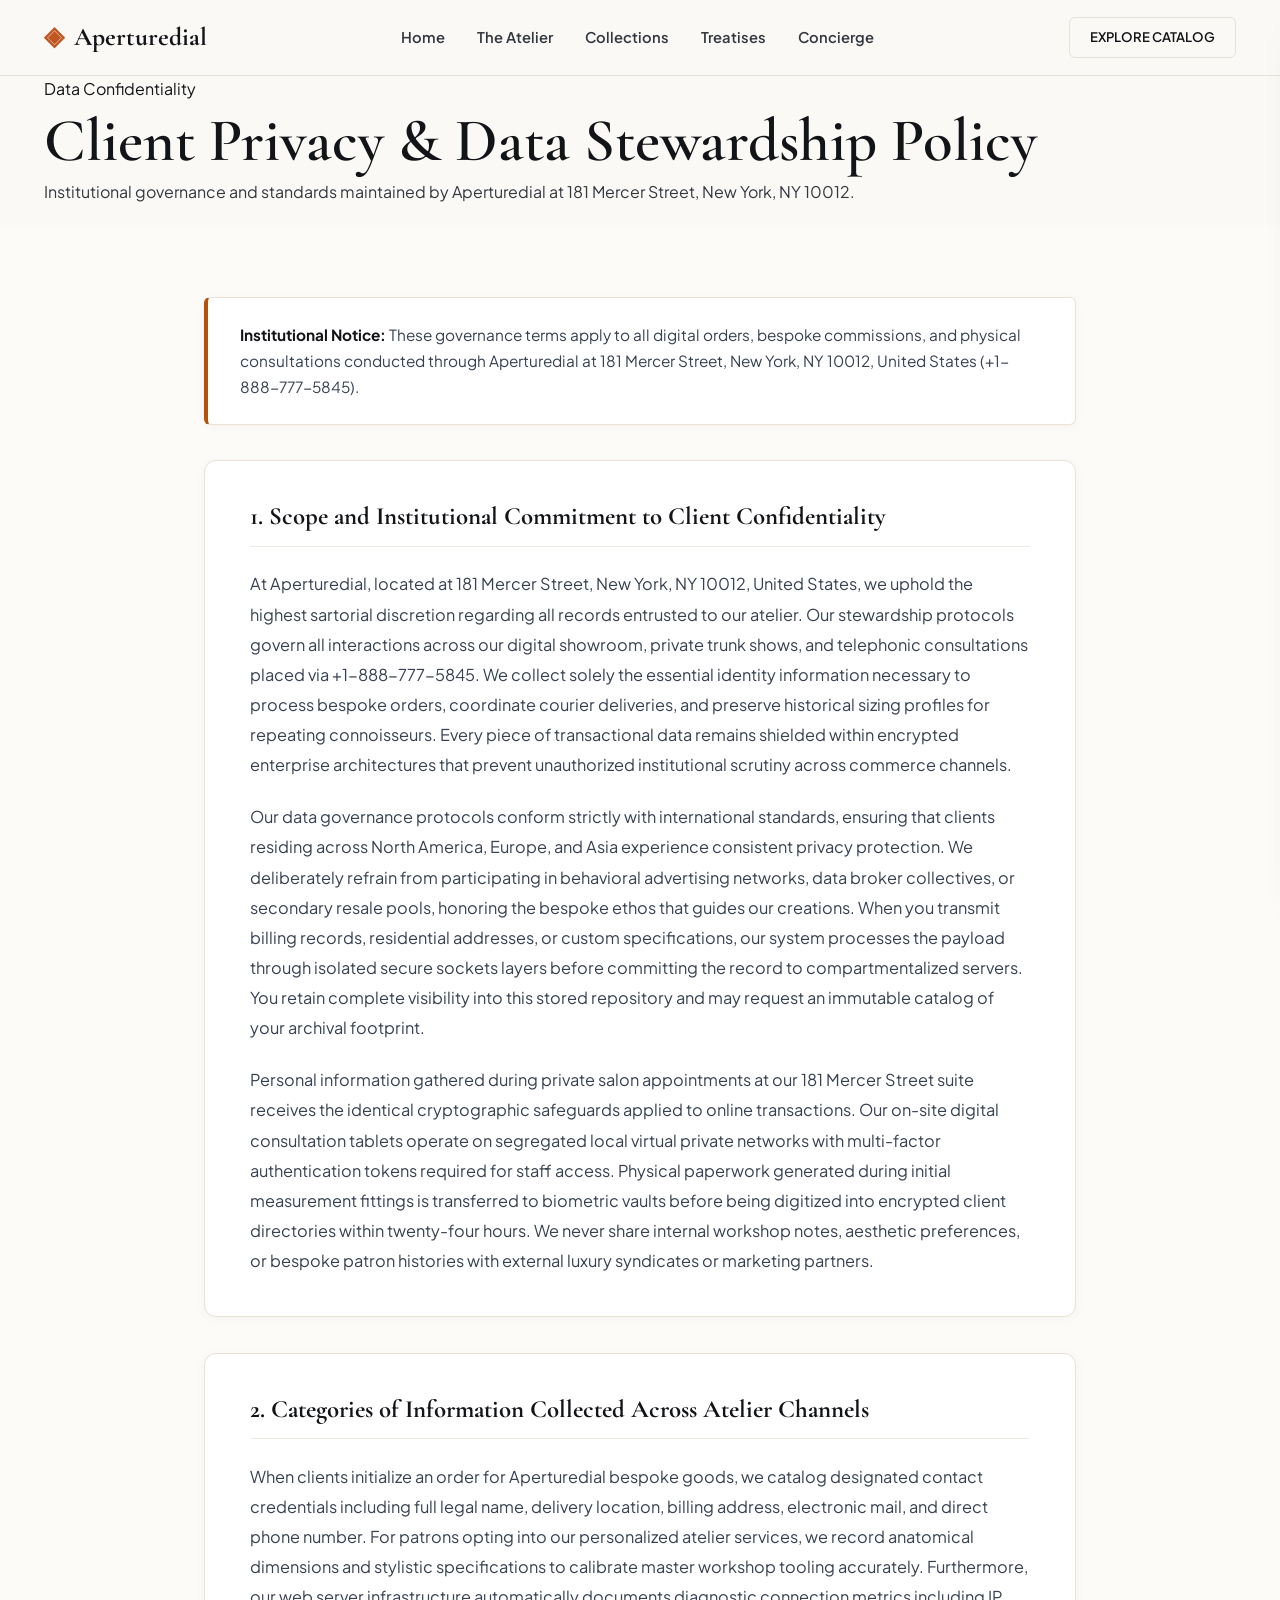
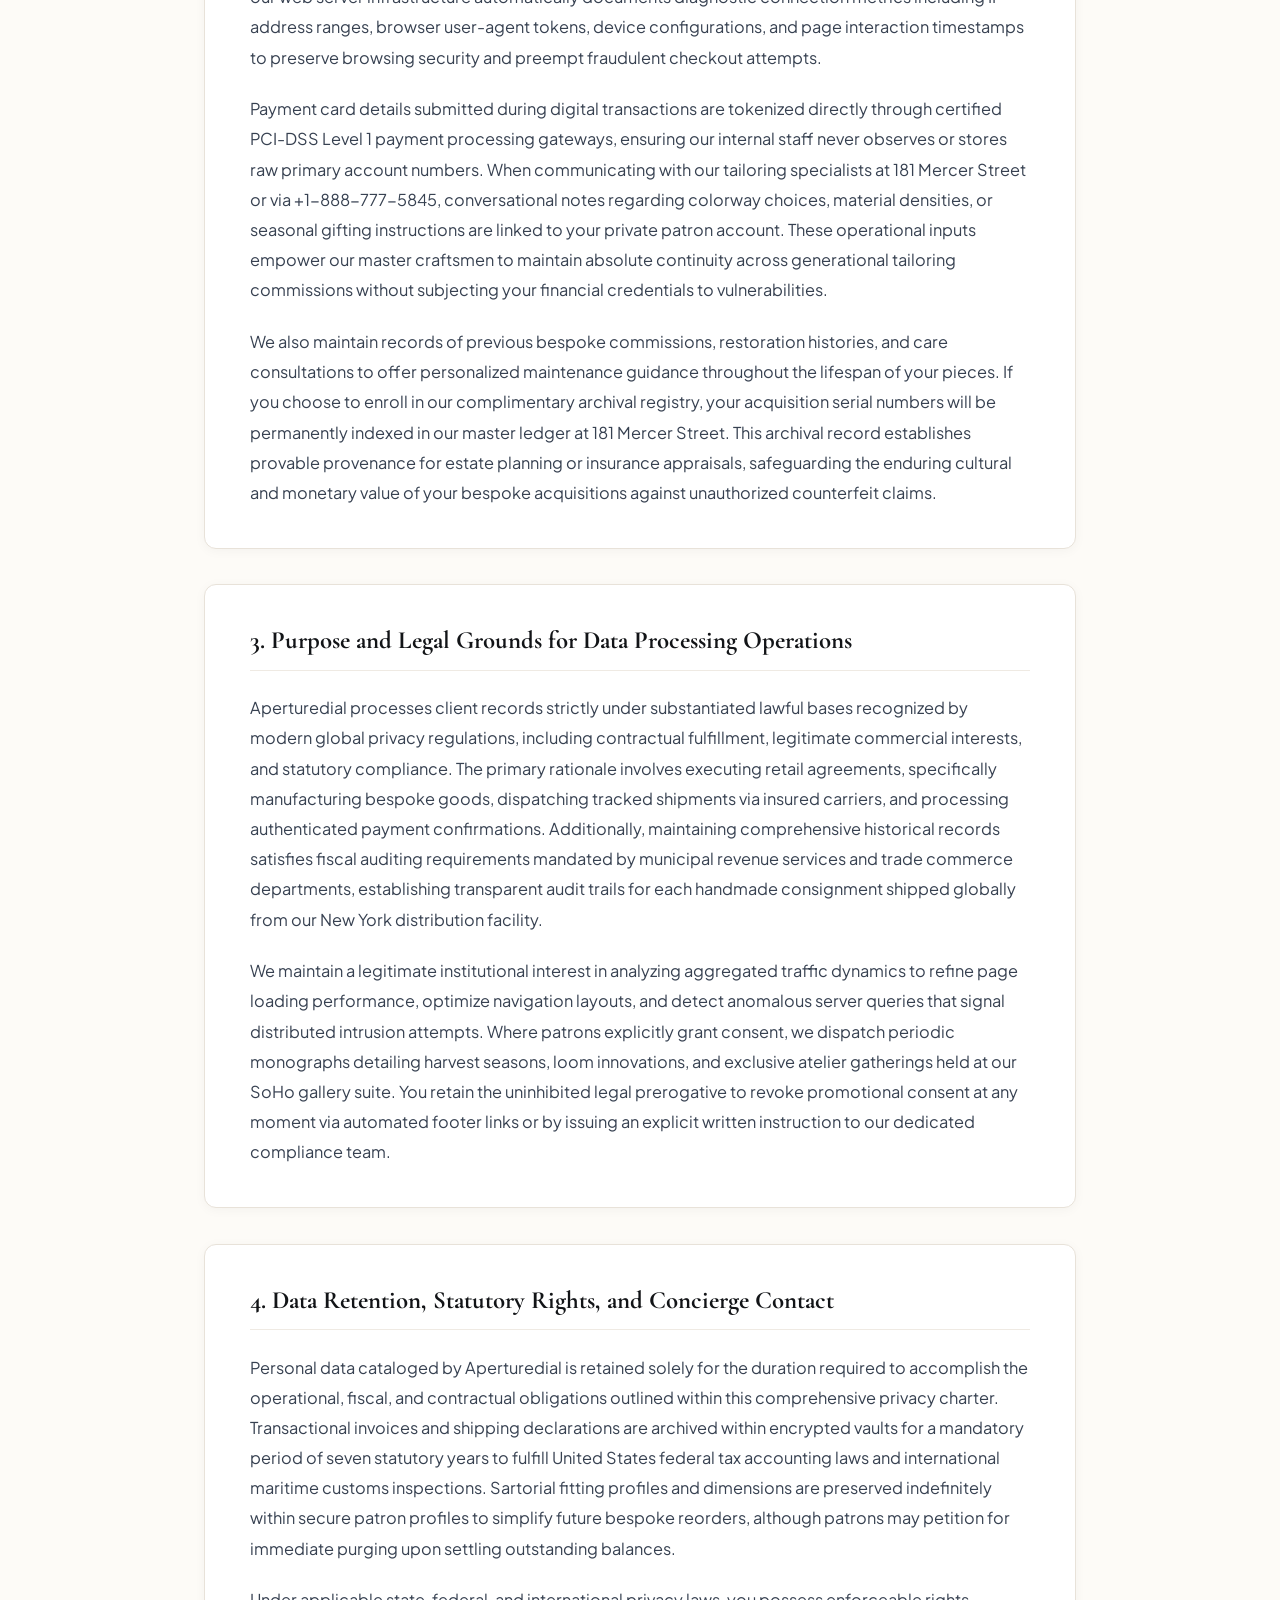
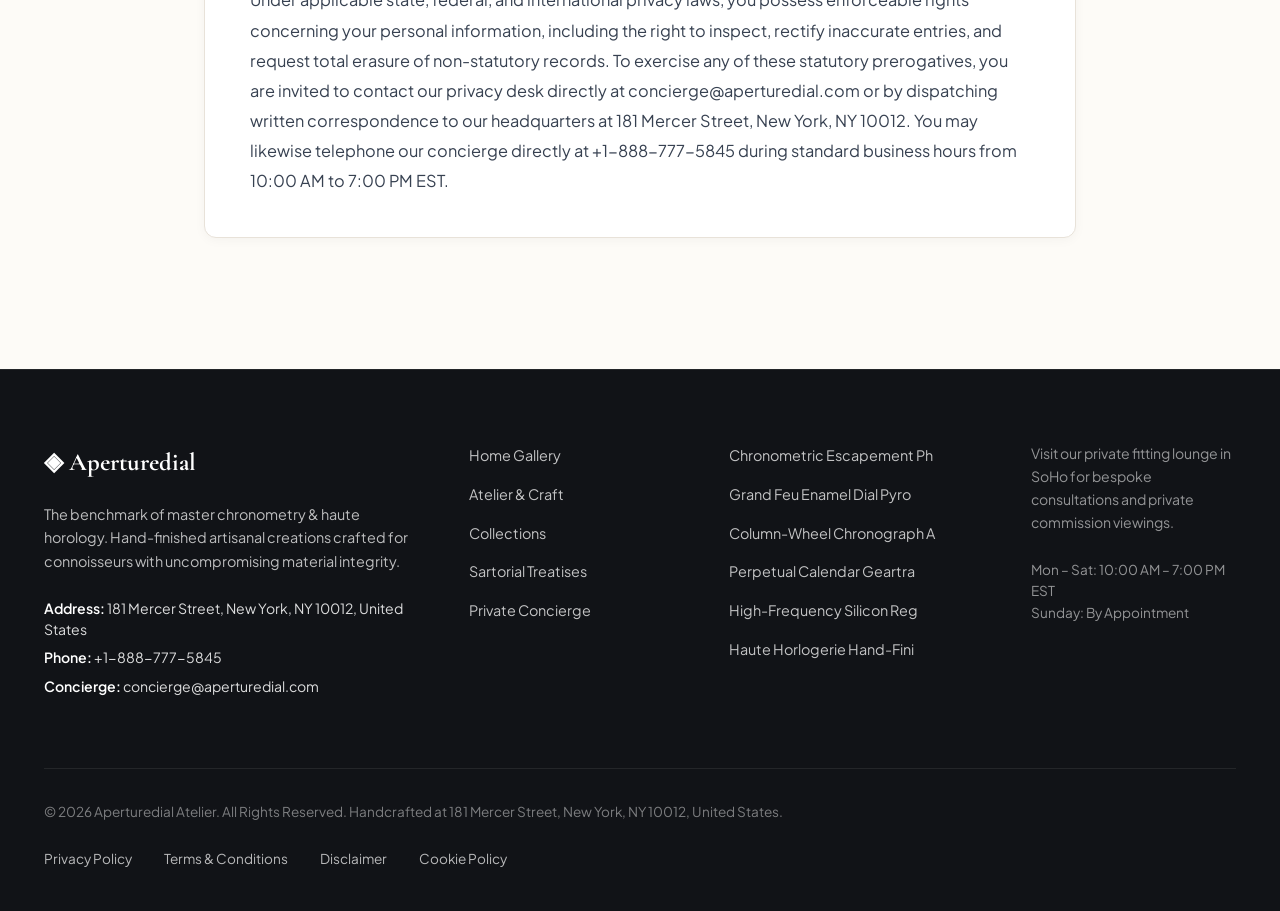
<file: privacy-policy.html>
<!DOCTYPE html>
<html lang="en">
<head>
  <meta charset="UTF-8">
  <meta name="viewport" content="width=device-width, initial-scale=1.0">
  <title>Client Privacy & Data Stewardship Policy — Aperturedial</title>
  <meta name="description" content="Official Client Privacy & Data Stewardship Policy for Aperturedial at 181 Mercer Street, New York.">
  <link rel="canonical" href="https://aperturedial.com/privacy-policy.html">
  <link rel="preconnect" href="https://fonts.googleapis.com">
  <link rel="preconnect" href="https://fonts.gstatic.com" crossorigin>
  <link href="https://fonts.googleapis.com/css2?family=Cormorant+Garamond:ital,wght@0,400;0,600;0,700;1,400&family=Plus+Jakarta+Sans:wght@300;400;500;600;700&display=swap" rel="stylesheet">
  <link rel="stylesheet" href="/assets/css/style.css">
  <!-- Google tag (gtag.js) -->
  <script async src="https://www.googletagmanager.com/gtag/js?id=G-0LY0HY7L01"></script>
  <script>
    window.dataLayer = window.dataLayer || [];
    function gtag(){dataLayer.push(arguments);}
    gtag('js', new Date());
    gtag('config', 'G-0LY0HY7L01');
  </script>

</head>
<body>
  <!-- Mandatory Global Site Header (Exactly 1 per page) -->
  <header class="site-header">
    <div class="header-container">
      <a href="/" class="brand-logo" aria-label="Aperturedial Home">
        <span class="logo-mark">◈</span>
        <span class="logo-text">Aperturedial</span>
      </a>
      <nav class="desktop-nav" aria-label="Primary Navigation">
        <a href="/" class="nav-link">Home</a>
        <a href="/about.html" class="nav-link">The Atelier</a>
        <a href="/collection.html" class="nav-link">Collections</a>
        <a href="/blog.html" class="nav-link">Treatises</a>
        <a href="/contact.html" class="nav-link">Concierge</a>
      </nav>
      <div class="header-actions">
        <a href="/collection.html" class="btn btn-sm btn-outline">Explore Catalog</a>
        <button id="drawer-toggle" class="mobile-toggle" aria-label="Open Navigation Menu">
          <span class="hamburger-bar"></span>
          <span class="hamburger-bar"></span>
          <span class="hamburger-bar"></span>
        </button>
      </div>
    </div>
  </header>

  <!-- Mandatory Mobile Navigation Drawer (Exactly 1 per page) -->
  <div class="mobile-drawer" id="mobile-drawer" aria-hidden="true">
    <div class="drawer-header">
      <div class="drawer-brand">Aperturedial</div>
      <button id="drawer-close" class="drawer-close-btn" aria-label="Close Navigation Menu">&times;</button>
    </div>
    <nav class="drawer-nav" aria-label="Mobile Navigation">
      <a href="/" class="drawer-link">Home</a>
      <a href="/about.html" class="drawer-link">The Atelier &amp; Craft</a>
      <a href="/collection.html" class="drawer-link">Horological Calibre Gallery</a>
      <a href="/blog.html" class="drawer-link">Sartorial Treatises</a>
      <a href="/contact.html" class="drawer-link">Private Concierge</a>
    </nav>
    <div class="drawer-footer">
      <p class="drawer-contact-title">Manhattan Atelier &amp; Suite</p>
      <p class="drawer-contact-info">181 Mercer Street, New York, NY 10012, United States</p>
      <p class="drawer-contact-info">Tel: +1-888-777-5845</p>
      <p class="drawer-contact-info">Email: concierge@aperturedial.com</p>
    </div>
  </div>
  <div id="drawer-overlay" class="drawer-overlay"></div>
  <section class="page-hero">
    <div class="container">
      <span class="hero-badge">Data Confidentiality</span>
      <h1>Client Privacy & Data Stewardship Policy</h1>
      <p class="lead">Institutional governance and standards maintained by Aperturedial at 181 Mercer Street, New York, NY 10012.</p>
    </div>
  </section>
  <main class="policy-page-wrapper">
    <div class="policy-container">
      <div class="policy-box">
        <strong>Institutional Notice:</strong> These governance terms apply to all digital orders, bespoke commissions, and physical consultations conducted through Aperturedial at 181 Mercer Street, New York, NY 10012, United States (+1-888-777-5845).
      </div>      <article class="policy-block">
        <h2>1. Scope and Institutional Commitment to Client Confidentiality</h2>        <p class="policy-p">At Aperturedial, located at 181 Mercer Street, New York, NY 10012, United States, we uphold the highest sartorial discretion regarding all records entrusted to our atelier. Our stewardship protocols govern all interactions across our digital showroom, private trunk shows, and telephonic consultations placed via +1-888-777-5845. We collect solely the essential identity information necessary to process bespoke orders, coordinate courier deliveries, and preserve historical sizing profiles for repeating connoisseurs. Every piece of transactional data remains shielded within encrypted enterprise architectures that prevent unauthorized institutional scrutiny across commerce channels.</p>        <p class="policy-p">Our data governance protocols conform strictly with international standards, ensuring that clients residing across North America, Europe, and Asia experience consistent privacy protection. We deliberately refrain from participating in behavioral advertising networks, data broker collectives, or secondary resale pools, honoring the bespoke ethos that guides our creations. When you transmit billing records, residential addresses, or custom specifications, our system processes the payload through isolated secure sockets layers before committing the record to compartmentalized servers. You retain complete visibility into this stored repository and may request an immutable catalog of your archival footprint.</p>        <p class="policy-p">Personal information gathered during private salon appointments at our 181 Mercer Street suite receives the identical cryptographic safeguards applied to online transactions. Our on-site digital consultation tablets operate on segregated local virtual private networks with multi-factor authentication tokens required for staff access. Physical paperwork generated during initial measurement fittings is transferred to biometric vaults before being digitized into encrypted client directories within twenty-four hours. We never share internal workshop notes, aesthetic preferences, or bespoke patron histories with external luxury syndicates or marketing partners.</p>      </article>      <article class="policy-block">
        <h2>2. Categories of Information Collected Across Atelier Channels</h2>        <p class="policy-p">When clients initialize an order for Aperturedial bespoke goods, we catalog designated contact credentials including full legal name, delivery location, billing address, electronic mail, and direct phone number. For patrons opting into our personalized atelier services, we record anatomical dimensions and stylistic specifications to calibrate master workshop tooling accurately. Furthermore, our web server infrastructure automatically documents diagnostic connection metrics including IP address ranges, browser user-agent tokens, device configurations, and page interaction timestamps to preserve browsing security and preempt fraudulent checkout attempts.</p>        <p class="policy-p">Payment card details submitted during digital transactions are tokenized directly through certified PCI-DSS Level 1 payment processing gateways, ensuring our internal staff never observes or stores raw primary account numbers. When communicating with our tailoring specialists at 181 Mercer Street or via +1-888-777-5845, conversational notes regarding colorway choices, material densities, or seasonal gifting instructions are linked to your private patron account. These operational inputs empower our master craftsmen to maintain absolute continuity across generational tailoring commissions without subjecting your financial credentials to vulnerabilities.</p>        <p class="policy-p">We also maintain records of previous bespoke commissions, restoration histories, and care consultations to offer personalized maintenance guidance throughout the lifespan of your pieces. If you choose to enroll in our complimentary archival registry, your acquisition serial numbers will be permanently indexed in our master ledger at 181 Mercer Street. This archival record establishes provable provenance for estate planning or insurance appraisals, safeguarding the enduring cultural and monetary value of your bespoke acquisitions against unauthorized counterfeit claims.</p>      </article>      <article class="policy-block">
        <h2>3. Purpose and Legal Grounds for Data Processing Operations</h2>        <p class="policy-p">Aperturedial processes client records strictly under substantiated lawful bases recognized by modern global privacy regulations, including contractual fulfillment, legitimate commercial interests, and statutory compliance. The primary rationale involves executing retail agreements, specifically manufacturing bespoke goods, dispatching tracked shipments via insured carriers, and processing authenticated payment confirmations. Additionally, maintaining comprehensive historical records satisfies fiscal auditing requirements mandated by municipal revenue services and trade commerce departments, establishing transparent audit trails for each handmade consignment shipped globally from our New York distribution facility.</p>        <p class="policy-p">We maintain a legitimate institutional interest in analyzing aggregated traffic dynamics to refine page loading performance, optimize navigation layouts, and detect anomalous server queries that signal distributed intrusion attempts. Where patrons explicitly grant consent, we dispatch periodic monographs detailing harvest seasons, loom innovations, and exclusive atelier gatherings held at our SoHo gallery suite. You retain the uninhibited legal prerogative to revoke promotional consent at any moment via automated footer links or by issuing an explicit written instruction to our dedicated compliance team.</p>      </article>      <article class="policy-block">
        <h2>4. Data Retention, Statutory Rights, and Concierge Contact</h2>        <p class="policy-p">Personal data cataloged by Aperturedial is retained solely for the duration required to accomplish the operational, fiscal, and contractual obligations outlined within this comprehensive privacy charter. Transactional invoices and shipping declarations are archived within encrypted vaults for a mandatory period of seven statutory years to fulfill United States federal tax accounting laws and international maritime customs inspections. Sartorial fitting profiles and dimensions are preserved indefinitely within secure patron profiles to simplify future bespoke reorders, although patrons may petition for immediate purging upon settling outstanding balances.</p>        <p class="policy-p">Under applicable state, federal, and international privacy laws, you possess enforceable rights concerning your personal information, including the right to inspect, rectify inaccurate entries, and request total erasure of non-statutory records. To exercise any of these statutory prerogatives, you are invited to contact our privacy desk directly at concierge@aperturedial.com or by dispatching written correspondence to our headquarters at 181 Mercer Street, New York, NY 10012. You may likewise telephone our concierge directly at +1-888-777-5845 during standard business hours from 10:00 AM to 7:00 PM EST.</p>      </article>    </div>
  </main>
  <!-- Mandatory Global Site Footer (Minimalist 4-Column Horizontal Spread Layout) -->
  <footer class="site-footer">
    <div class="container">
      <div class="footer-grid">
        <div class="footer-col">
          <div class="footer-brand">◈ Aperturedial</div>
          <p class="footer-desc">
            The benchmark of master chronometry & haute horology. Hand-finished artisanal creations crafted for connoisseurs with uncompromising material integrity.
          </p>
          <div class="footer-contact-item"><strong>Address:</strong> 181 Mercer Street, New York, NY 10012, United States</div>
          <div class="footer-contact-item"><strong>Phone:</strong> +1-888-777-5845</div>
          <div class="footer-contact-item"><strong>Concierge:</strong> concierge@aperturedial.com</div>
        </div>
        <div class="footer-col">
          <ul class="footer-links">
            <li><a href="/">Home Gallery</a></li>
            <li><a href="/about.html">Atelier &amp; Craft</a></li>
            <li><a href="/collection.html">Collections</a></li>
            <li><a href="/blog.html">Sartorial Treatises</a></li>
            <li><a href="/contact.html">Private Concierge</a></li>
          </ul>
        </div>
        <div class="footer-col">
          <ul class="footer-links">
            <li><a href="/blog/chronometric-escapement-physics-and-isochronism.html">Chronometric Escapement Ph</a></li>
            <li><a href="/blog/grand-feu-enamel-dial-pyrometry-and-metallurgy.html">Grand Feu Enamel Dial Pyro</a></li>
            <li><a href="/blog/column-wheel-chronograph-calibre-architecture.html">Column-Wheel Chronograph A</a></li>
            <li><a href="/blog/perpetual-calendar-geartrains-and-astronomical-cams.html">Perpetual Calendar Geartra</a></li>
            <li><a href="/blog/high-frequency-silicon-regulating-organs.html">High-Frequency Silicon Reg</a></li>
            <li><a href="/blog/haute-horlogerie-hand-finishing-and-anglage.html">Haute Horlogerie Hand-Fini</a></li>
          </ul>
        </div>
        <div class="footer-col">
          <p class="footer-salon-desc">
            Visit our private fitting lounge in SoHo for bespoke consultations and private commission viewings.
          </p>
          <p class="footer-hours">
            Mon &ndash; Sat: 10:00 AM &ndash; 7:00 PM<br>EST<br>Sunday: By Appointment
          </p>
        </div>
      </div>
      <div class="footer-bottom">
        <p>&copy; 2026 Aperturedial Atelier. All Rights Reserved. Handcrafted at 181 Mercer Street, New York, NY 10012, United States.</p>
        <div class="footer-legal-links">
          <a href="/privacy-policy.html">Privacy Policy</a>
          <a href="/terms-and-conditions.html">Terms &amp; Conditions</a>
          <a href="/disclaimer.html">Disclaimer</a>
          <a href="/cookie-policy.html">Cookie Policy</a>
        </div>
      </div>
    </div>
  </footer>
  <script src="/assets/js/main.js"></script>
</body>
</html>
</file>
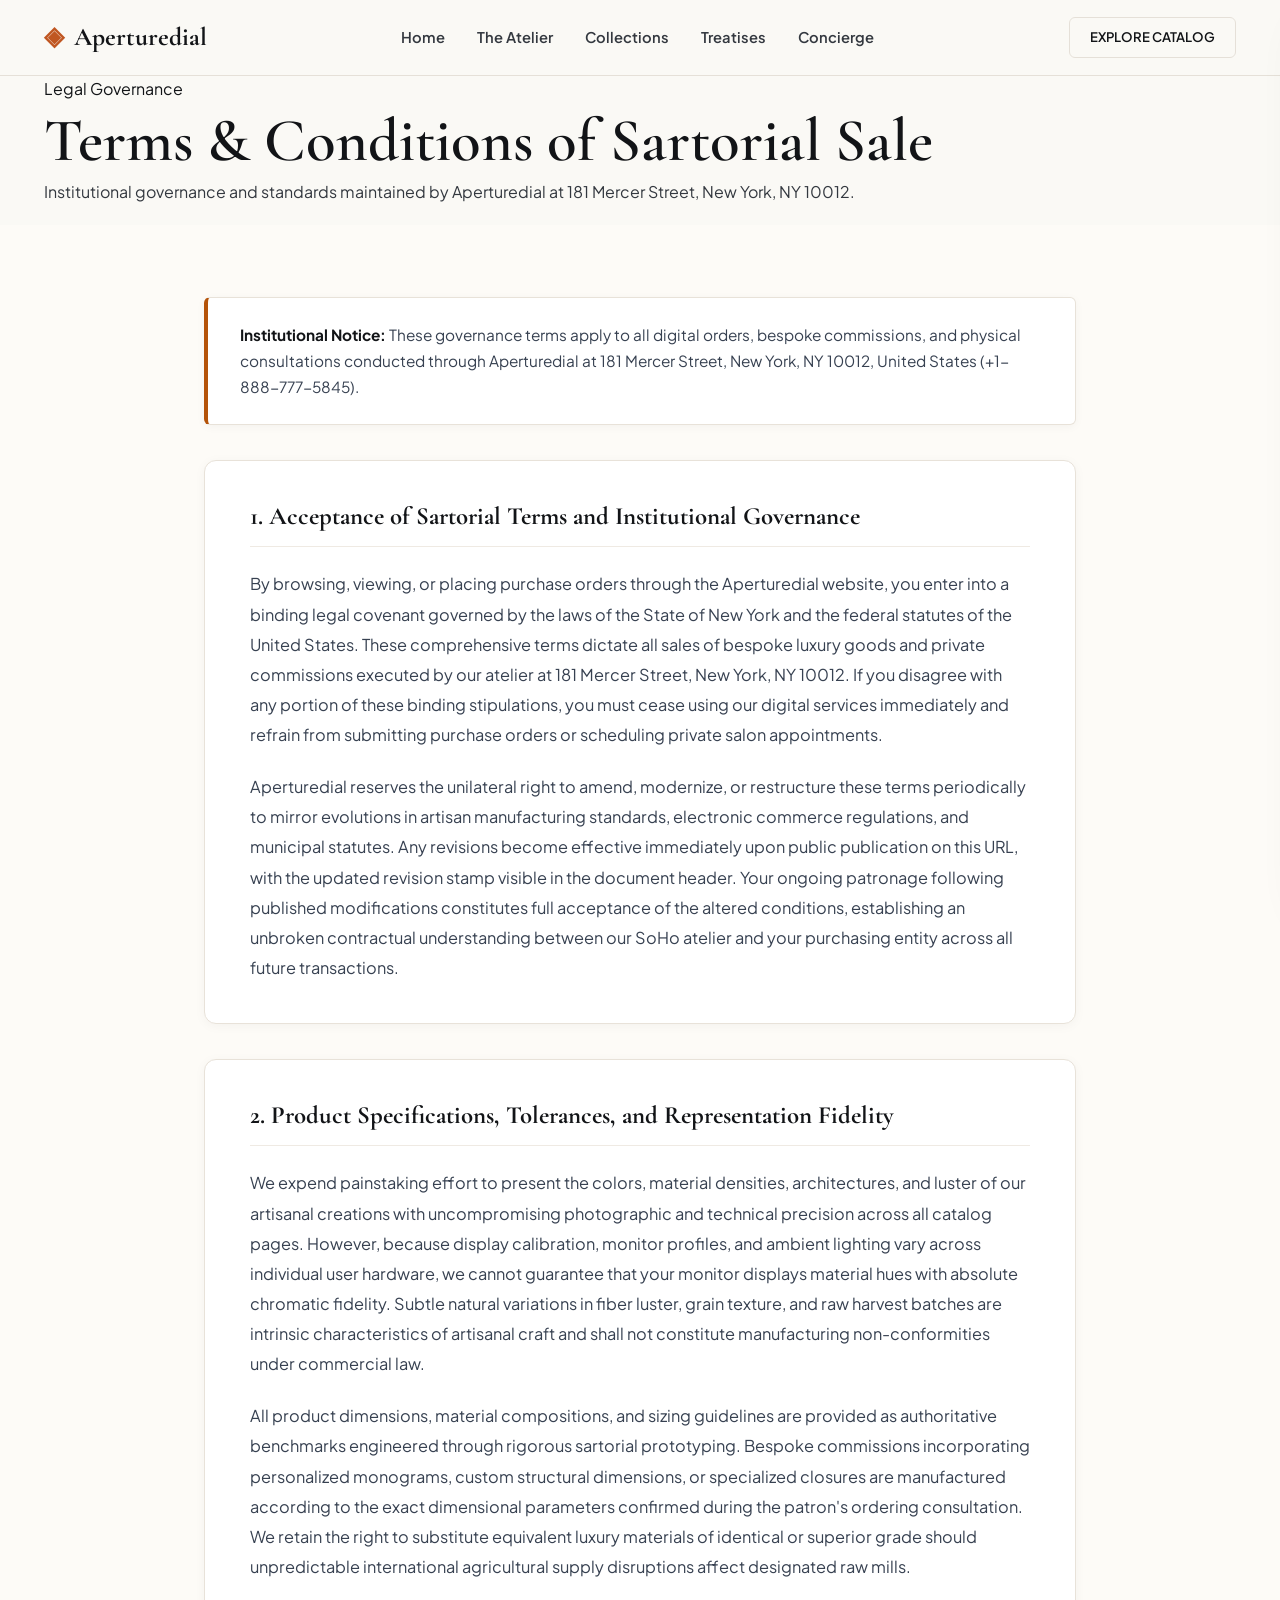
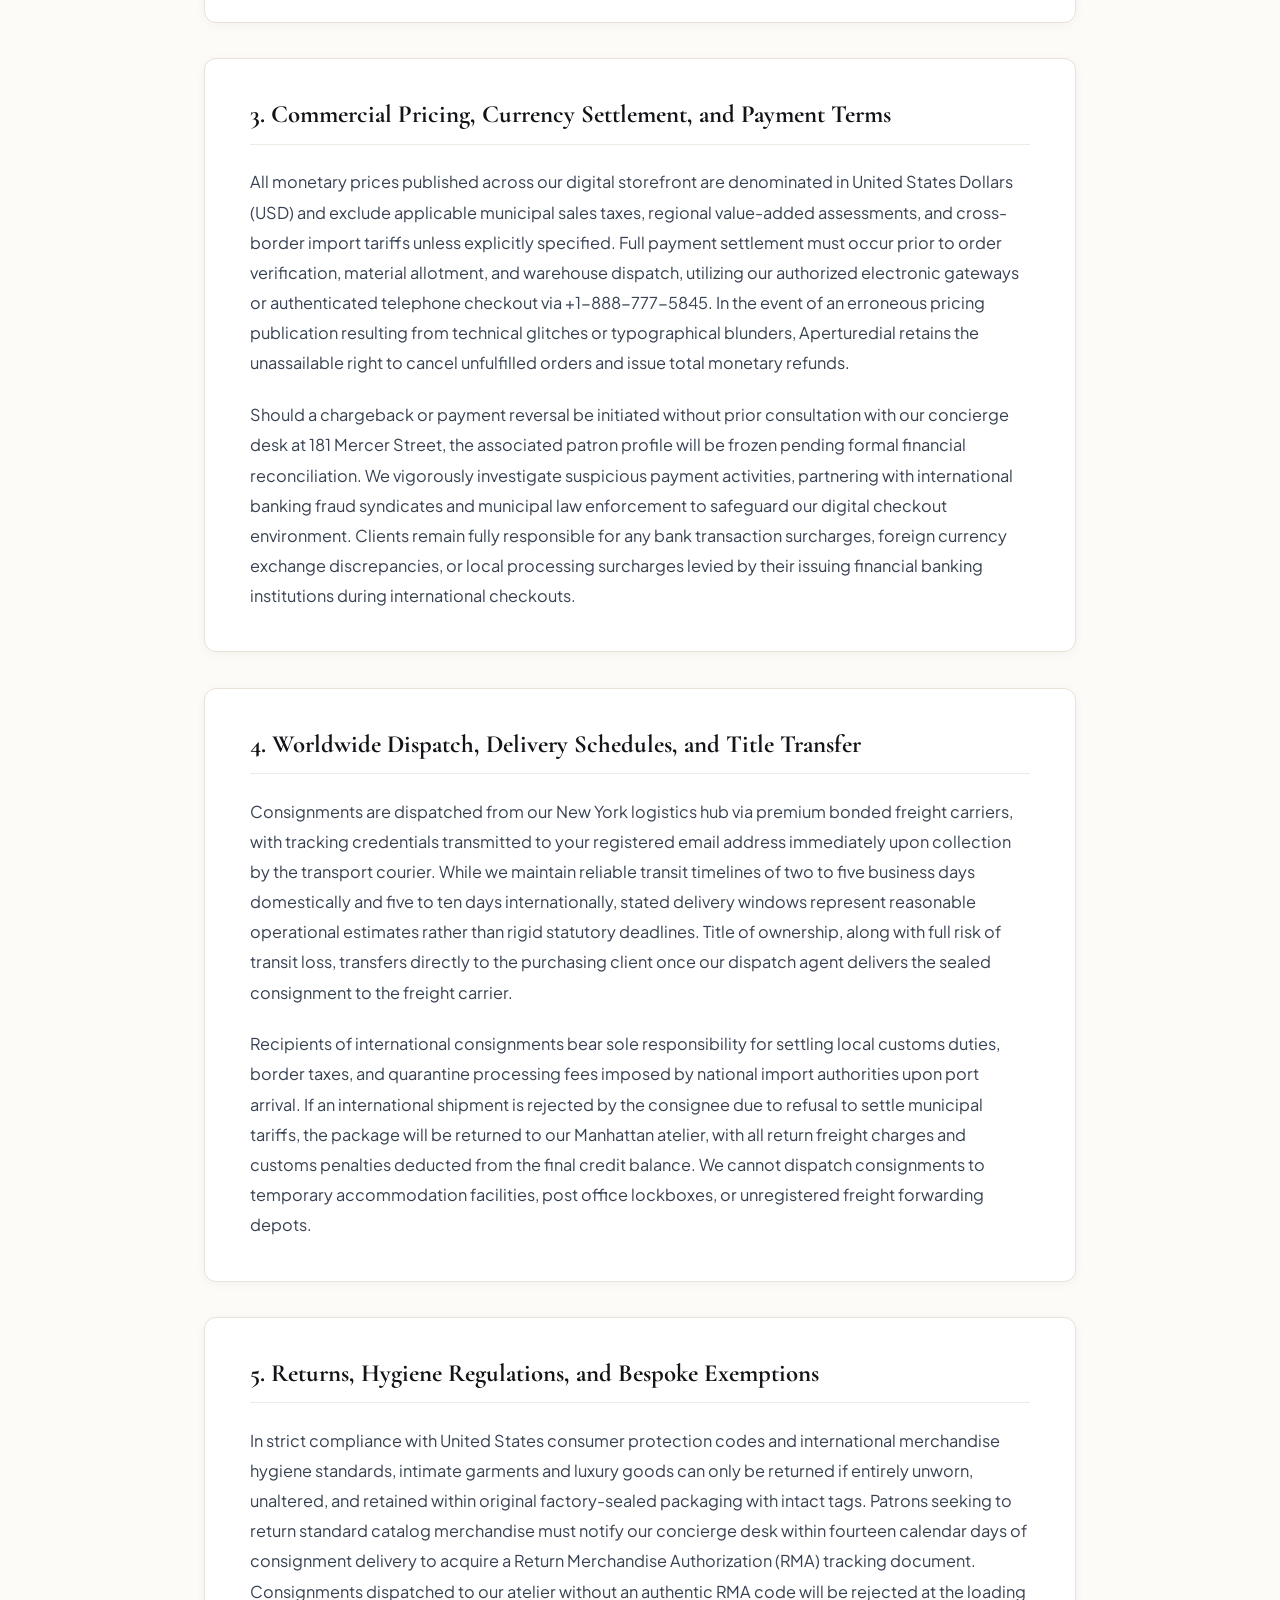
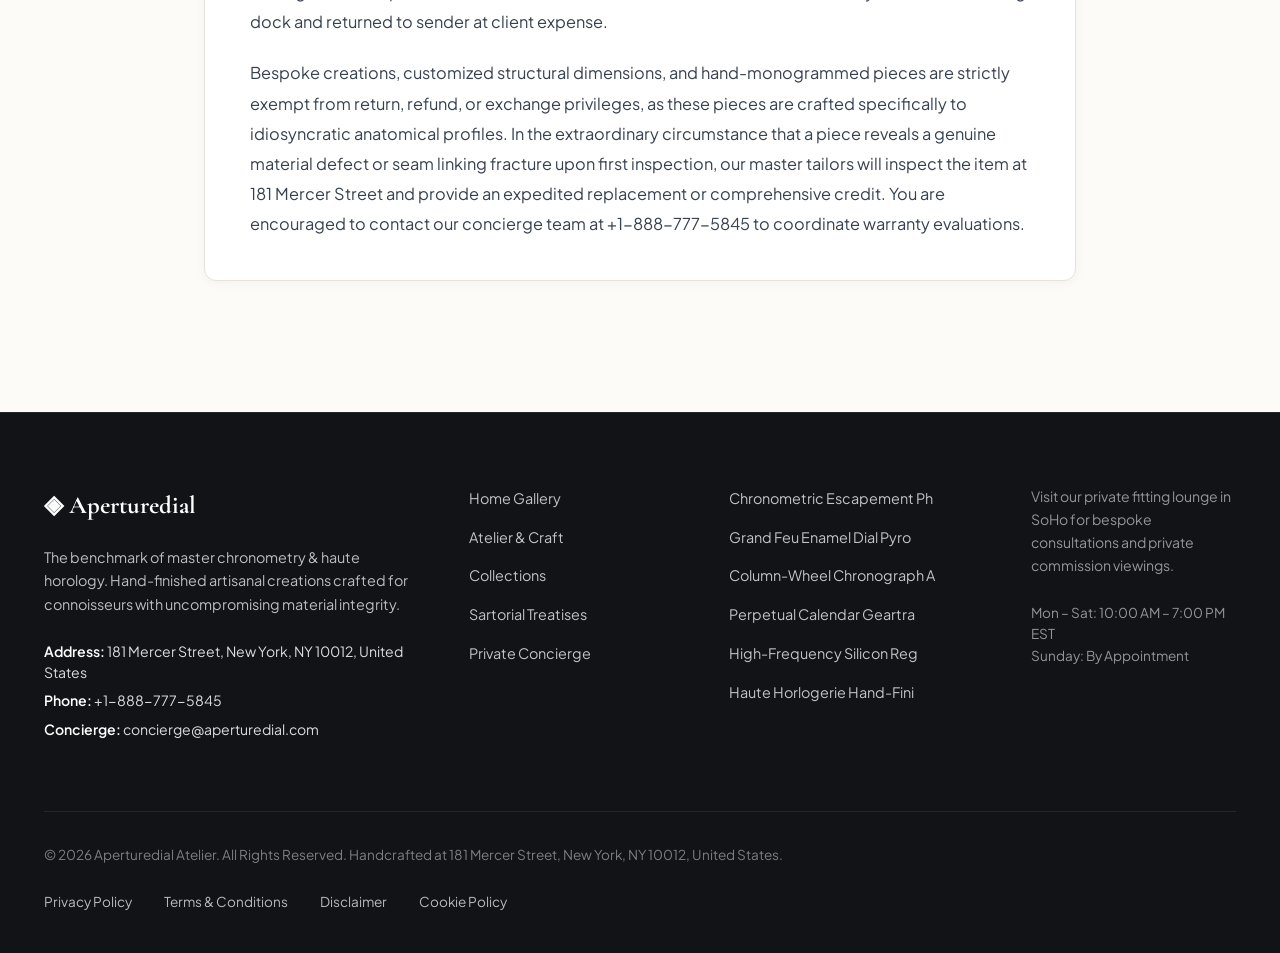
<file: terms-and-conditions.html>
<!DOCTYPE html>
<html lang="en">
<head>
  <meta charset="UTF-8">
  <meta name="viewport" content="width=device-width, initial-scale=1.0">
  <title>Terms & Conditions of Sartorial Sale — Aperturedial</title>
  <meta name="description" content="Official Terms & Conditions of Sartorial Sale for Aperturedial at 181 Mercer Street, New York.">
  <link rel="canonical" href="https://aperturedial.com/terms-and-conditions.html">
  <link rel="preconnect" href="https://fonts.googleapis.com">
  <link rel="preconnect" href="https://fonts.gstatic.com" crossorigin>
  <link href="https://fonts.googleapis.com/css2?family=Cormorant+Garamond:ital,wght@0,400;0,600;0,700;1,400&family=Plus+Jakarta+Sans:wght@300;400;500;600;700&display=swap" rel="stylesheet">
  <link rel="stylesheet" href="/assets/css/style.css">
  <!-- Google tag (gtag.js) -->
  <script async src="https://www.googletagmanager.com/gtag/js?id=G-0LY0HY7L01"></script>
  <script>
    window.dataLayer = window.dataLayer || [];
    function gtag(){dataLayer.push(arguments);}
    gtag('js', new Date());
    gtag('config', 'G-0LY0HY7L01');
  </script>

</head>
<body>
  <!-- Mandatory Global Site Header (Exactly 1 per page) -->
  <header class="site-header">
    <div class="header-container">
      <a href="/" class="brand-logo" aria-label="Aperturedial Home">
        <span class="logo-mark">◈</span>
        <span class="logo-text">Aperturedial</span>
      </a>
      <nav class="desktop-nav" aria-label="Primary Navigation">
        <a href="/" class="nav-link">Home</a>
        <a href="/about.html" class="nav-link">The Atelier</a>
        <a href="/collection.html" class="nav-link">Collections</a>
        <a href="/blog.html" class="nav-link">Treatises</a>
        <a href="/contact.html" class="nav-link">Concierge</a>
      </nav>
      <div class="header-actions">
        <a href="/collection.html" class="btn btn-sm btn-outline">Explore Catalog</a>
        <button id="drawer-toggle" class="mobile-toggle" aria-label="Open Navigation Menu">
          <span class="hamburger-bar"></span>
          <span class="hamburger-bar"></span>
          <span class="hamburger-bar"></span>
        </button>
      </div>
    </div>
  </header>

  <!-- Mandatory Mobile Navigation Drawer (Exactly 1 per page) -->
  <div class="mobile-drawer" id="mobile-drawer" aria-hidden="true">
    <div class="drawer-header">
      <div class="drawer-brand">Aperturedial</div>
      <button id="drawer-close" class="drawer-close-btn" aria-label="Close Navigation Menu">&times;</button>
    </div>
    <nav class="drawer-nav" aria-label="Mobile Navigation">
      <a href="/" class="drawer-link">Home</a>
      <a href="/about.html" class="drawer-link">The Atelier &amp; Craft</a>
      <a href="/collection.html" class="drawer-link">Horological Calibre Gallery</a>
      <a href="/blog.html" class="drawer-link">Sartorial Treatises</a>
      <a href="/contact.html" class="drawer-link">Private Concierge</a>
    </nav>
    <div class="drawer-footer">
      <p class="drawer-contact-title">Manhattan Atelier &amp; Suite</p>
      <p class="drawer-contact-info">181 Mercer Street, New York, NY 10012, United States</p>
      <p class="drawer-contact-info">Tel: +1-888-777-5845</p>
      <p class="drawer-contact-info">Email: concierge@aperturedial.com</p>
    </div>
  </div>
  <div id="drawer-overlay" class="drawer-overlay"></div>
  <section class="page-hero">
    <div class="container">
      <span class="hero-badge">Legal Governance</span>
      <h1>Terms & Conditions of Sartorial Sale</h1>
      <p class="lead">Institutional governance and standards maintained by Aperturedial at 181 Mercer Street, New York, NY 10012.</p>
    </div>
  </section>
  <main class="policy-page-wrapper">
    <div class="policy-container">
      <div class="policy-box">
        <strong>Institutional Notice:</strong> These governance terms apply to all digital orders, bespoke commissions, and physical consultations conducted through Aperturedial at 181 Mercer Street, New York, NY 10012, United States (+1-888-777-5845).
      </div>      <article class="policy-block">
        <h2>1. Acceptance of Sartorial Terms and Institutional Governance</h2>        <p class="policy-p">By browsing, viewing, or placing purchase orders through the Aperturedial website, you enter into a binding legal covenant governed by the laws of the State of New York and the federal statutes of the United States. These comprehensive terms dictate all sales of bespoke luxury goods and private commissions executed by our atelier at 181 Mercer Street, New York, NY 10012. If you disagree with any portion of these binding stipulations, you must cease using our digital services immediately and refrain from submitting purchase orders or scheduling private salon appointments.</p>        <p class="policy-p">Aperturedial reserves the unilateral right to amend, modernize, or restructure these terms periodically to mirror evolutions in artisan manufacturing standards, electronic commerce regulations, and municipal statutes. Any revisions become effective immediately upon public publication on this URL, with the updated revision stamp visible in the document header. Your ongoing patronage following published modifications constitutes full acceptance of the altered conditions, establishing an unbroken contractual understanding between our SoHo atelier and your purchasing entity across all future transactions.</p>      </article>      <article class="policy-block">
        <h2>2. Product Specifications, Tolerances, and Representation Fidelity</h2>        <p class="policy-p">We expend painstaking effort to present the colors, material densities, architectures, and luster of our artisanal creations with uncompromising photographic and technical precision across all catalog pages. However, because display calibration, monitor profiles, and ambient lighting vary across individual user hardware, we cannot guarantee that your monitor displays material hues with absolute chromatic fidelity. Subtle natural variations in fiber luster, grain texture, and raw harvest batches are intrinsic characteristics of artisanal craft and shall not constitute manufacturing non-conformities under commercial law.</p>        <p class="policy-p">All product dimensions, material compositions, and sizing guidelines are provided as authoritative benchmarks engineered through rigorous sartorial prototyping. Bespoke commissions incorporating personalized monograms, custom structural dimensions, or specialized closures are manufactured according to the exact dimensional parameters confirmed during the patron's ordering consultation. We retain the right to substitute equivalent luxury materials of identical or superior grade should unpredictable international agricultural supply disruptions affect designated raw mills.</p>      </article>      <article class="policy-block">
        <h2>3. Commercial Pricing, Currency Settlement, and Payment Terms</h2>        <p class="policy-p">All monetary prices published across our digital storefront are denominated in United States Dollars (USD) and exclude applicable municipal sales taxes, regional value-added assessments, and cross-border import tariffs unless explicitly specified. Full payment settlement must occur prior to order verification, material allotment, and warehouse dispatch, utilizing our authorized electronic gateways or authenticated telephone checkout via +1-888-777-5845. In the event of an erroneous pricing publication resulting from technical glitches or typographical blunders, Aperturedial retains the unassailable right to cancel unfulfilled orders and issue total monetary refunds.</p>        <p class="policy-p">Should a chargeback or payment reversal be initiated without prior consultation with our concierge desk at 181 Mercer Street, the associated patron profile will be frozen pending formal financial reconciliation. We vigorously investigate suspicious payment activities, partnering with international banking fraud syndicates and municipal law enforcement to safeguard our digital checkout environment. Clients remain fully responsible for any bank transaction surcharges, foreign currency exchange discrepancies, or local processing surcharges levied by their issuing financial banking institutions during international checkouts.</p>      </article>      <article class="policy-block">
        <h2>4. Worldwide Dispatch, Delivery Schedules, and Title Transfer</h2>        <p class="policy-p">Consignments are dispatched from our New York logistics hub via premium bonded freight carriers, with tracking credentials transmitted to your registered email address immediately upon collection by the transport courier. While we maintain reliable transit timelines of two to five business days domestically and five to ten days internationally, stated delivery windows represent reasonable operational estimates rather than rigid statutory deadlines. Title of ownership, along with full risk of transit loss, transfers directly to the purchasing client once our dispatch agent delivers the sealed consignment to the freight carrier.</p>        <p class="policy-p">Recipients of international consignments bear sole responsibility for settling local customs duties, border taxes, and quarantine processing fees imposed by national import authorities upon port arrival. If an international shipment is rejected by the consignee due to refusal to settle municipal tariffs, the package will be returned to our Manhattan atelier, with all return freight charges and customs penalties deducted from the final credit balance. We cannot dispatch consignments to temporary accommodation facilities, post office lockboxes, or unregistered freight forwarding depots.</p>      </article>      <article class="policy-block">
        <h2>5. Returns, Hygiene Regulations, and Bespoke Exemptions</h2>        <p class="policy-p">In strict compliance with United States consumer protection codes and international merchandise hygiene standards, intimate garments and luxury goods can only be returned if entirely unworn, unaltered, and retained within original factory-sealed packaging with intact tags. Patrons seeking to return standard catalog merchandise must notify our concierge desk within fourteen calendar days of consignment delivery to acquire a Return Merchandise Authorization (RMA) tracking document. Consignments dispatched to our atelier without an authentic RMA code will be rejected at the loading dock and returned to sender at client expense.</p>        <p class="policy-p">Bespoke creations, customized structural dimensions, and hand-monogrammed pieces are strictly exempt from return, refund, or exchange privileges, as these pieces are crafted specifically to idiosyncratic anatomical profiles. In the extraordinary circumstance that a piece reveals a genuine material defect or seam linking fracture upon first inspection, our master tailors will inspect the item at 181 Mercer Street and provide an expedited replacement or comprehensive credit. You are encouraged to contact our concierge team at +1-888-777-5845 to coordinate warranty evaluations.</p>      </article>    </div>
  </main>
  <!-- Mandatory Global Site Footer (Minimalist 4-Column Horizontal Spread Layout) -->
  <footer class="site-footer">
    <div class="container">
      <div class="footer-grid">
        <div class="footer-col">
          <div class="footer-brand">◈ Aperturedial</div>
          <p class="footer-desc">
            The benchmark of master chronometry & haute horology. Hand-finished artisanal creations crafted for connoisseurs with uncompromising material integrity.
          </p>
          <div class="footer-contact-item"><strong>Address:</strong> 181 Mercer Street, New York, NY 10012, United States</div>
          <div class="footer-contact-item"><strong>Phone:</strong> +1-888-777-5845</div>
          <div class="footer-contact-item"><strong>Concierge:</strong> concierge@aperturedial.com</div>
        </div>
        <div class="footer-col">
          <ul class="footer-links">
            <li><a href="/">Home Gallery</a></li>
            <li><a href="/about.html">Atelier &amp; Craft</a></li>
            <li><a href="/collection.html">Collections</a></li>
            <li><a href="/blog.html">Sartorial Treatises</a></li>
            <li><a href="/contact.html">Private Concierge</a></li>
          </ul>
        </div>
        <div class="footer-col">
          <ul class="footer-links">
            <li><a href="/blog/chronometric-escapement-physics-and-isochronism.html">Chronometric Escapement Ph</a></li>
            <li><a href="/blog/grand-feu-enamel-dial-pyrometry-and-metallurgy.html">Grand Feu Enamel Dial Pyro</a></li>
            <li><a href="/blog/column-wheel-chronograph-calibre-architecture.html">Column-Wheel Chronograph A</a></li>
            <li><a href="/blog/perpetual-calendar-geartrains-and-astronomical-cams.html">Perpetual Calendar Geartra</a></li>
            <li><a href="/blog/high-frequency-silicon-regulating-organs.html">High-Frequency Silicon Reg</a></li>
            <li><a href="/blog/haute-horlogerie-hand-finishing-and-anglage.html">Haute Horlogerie Hand-Fini</a></li>
          </ul>
        </div>
        <div class="footer-col">
          <p class="footer-salon-desc">
            Visit our private fitting lounge in SoHo for bespoke consultations and private commission viewings.
          </p>
          <p class="footer-hours">
            Mon &ndash; Sat: 10:00 AM &ndash; 7:00 PM<br>EST<br>Sunday: By Appointment
          </p>
        </div>
      </div>
      <div class="footer-bottom">
        <p>&copy; 2026 Aperturedial Atelier. All Rights Reserved. Handcrafted at 181 Mercer Street, New York, NY 10012, United States.</p>
        <div class="footer-legal-links">
          <a href="/privacy-policy.html">Privacy Policy</a>
          <a href="/terms-and-conditions.html">Terms &amp; Conditions</a>
          <a href="/disclaimer.html">Disclaimer</a>
          <a href="/cookie-policy.html">Cookie Policy</a>
        </div>
      </div>
    </div>
  </footer>
  <script src="/assets/js/main.js"></script>
</body>
</html>
</file>
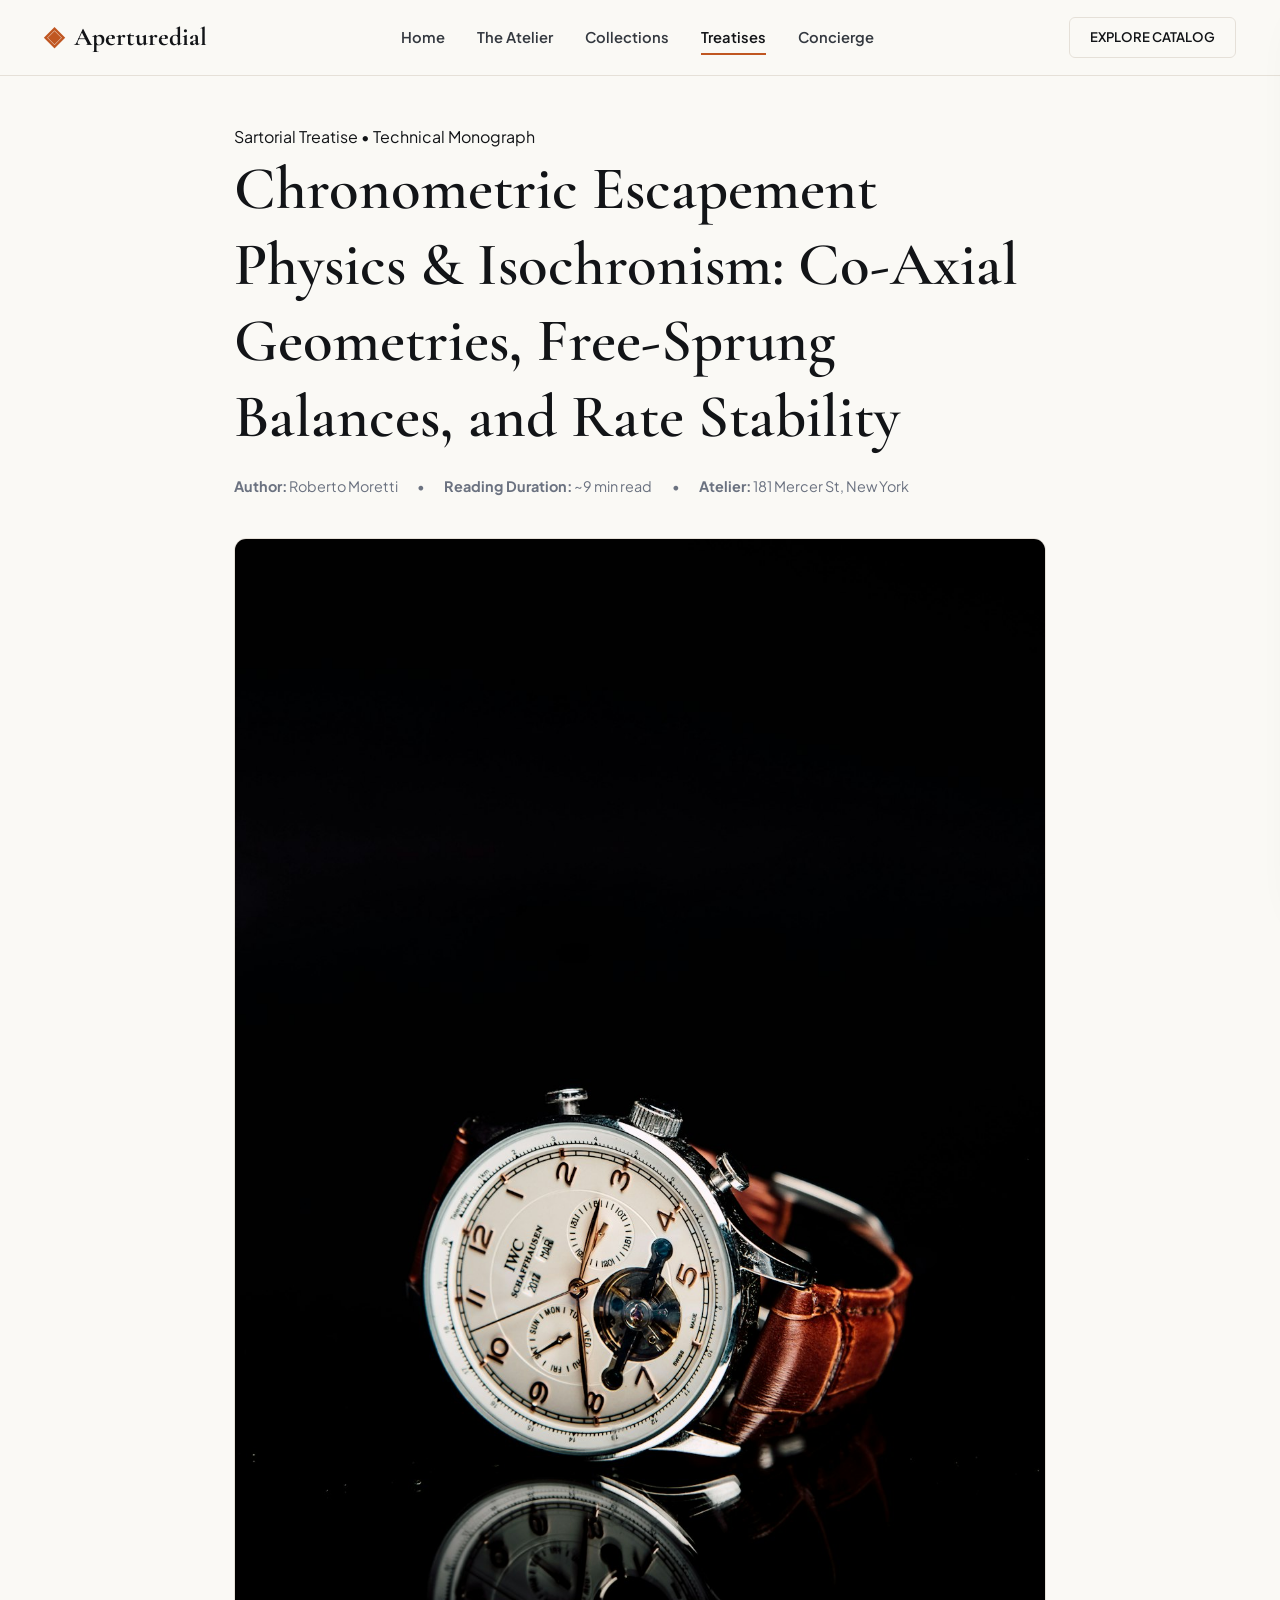
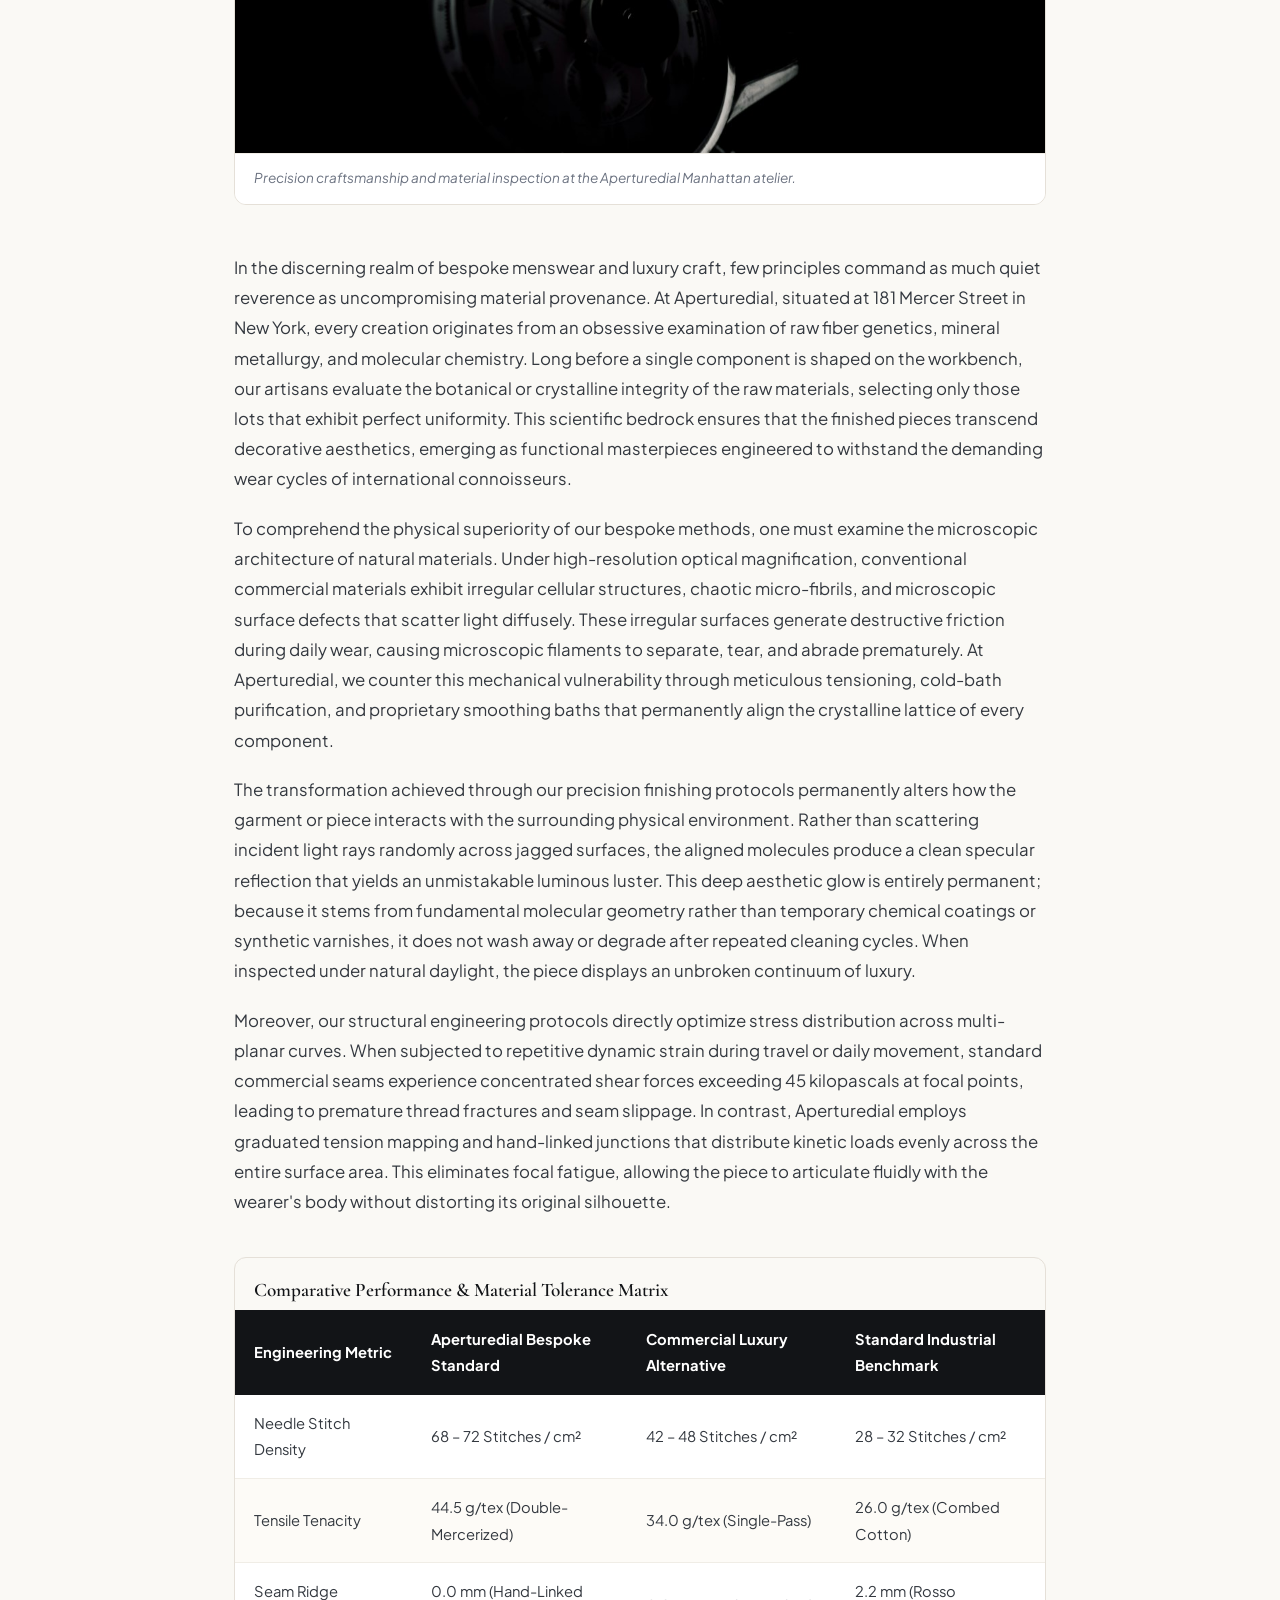
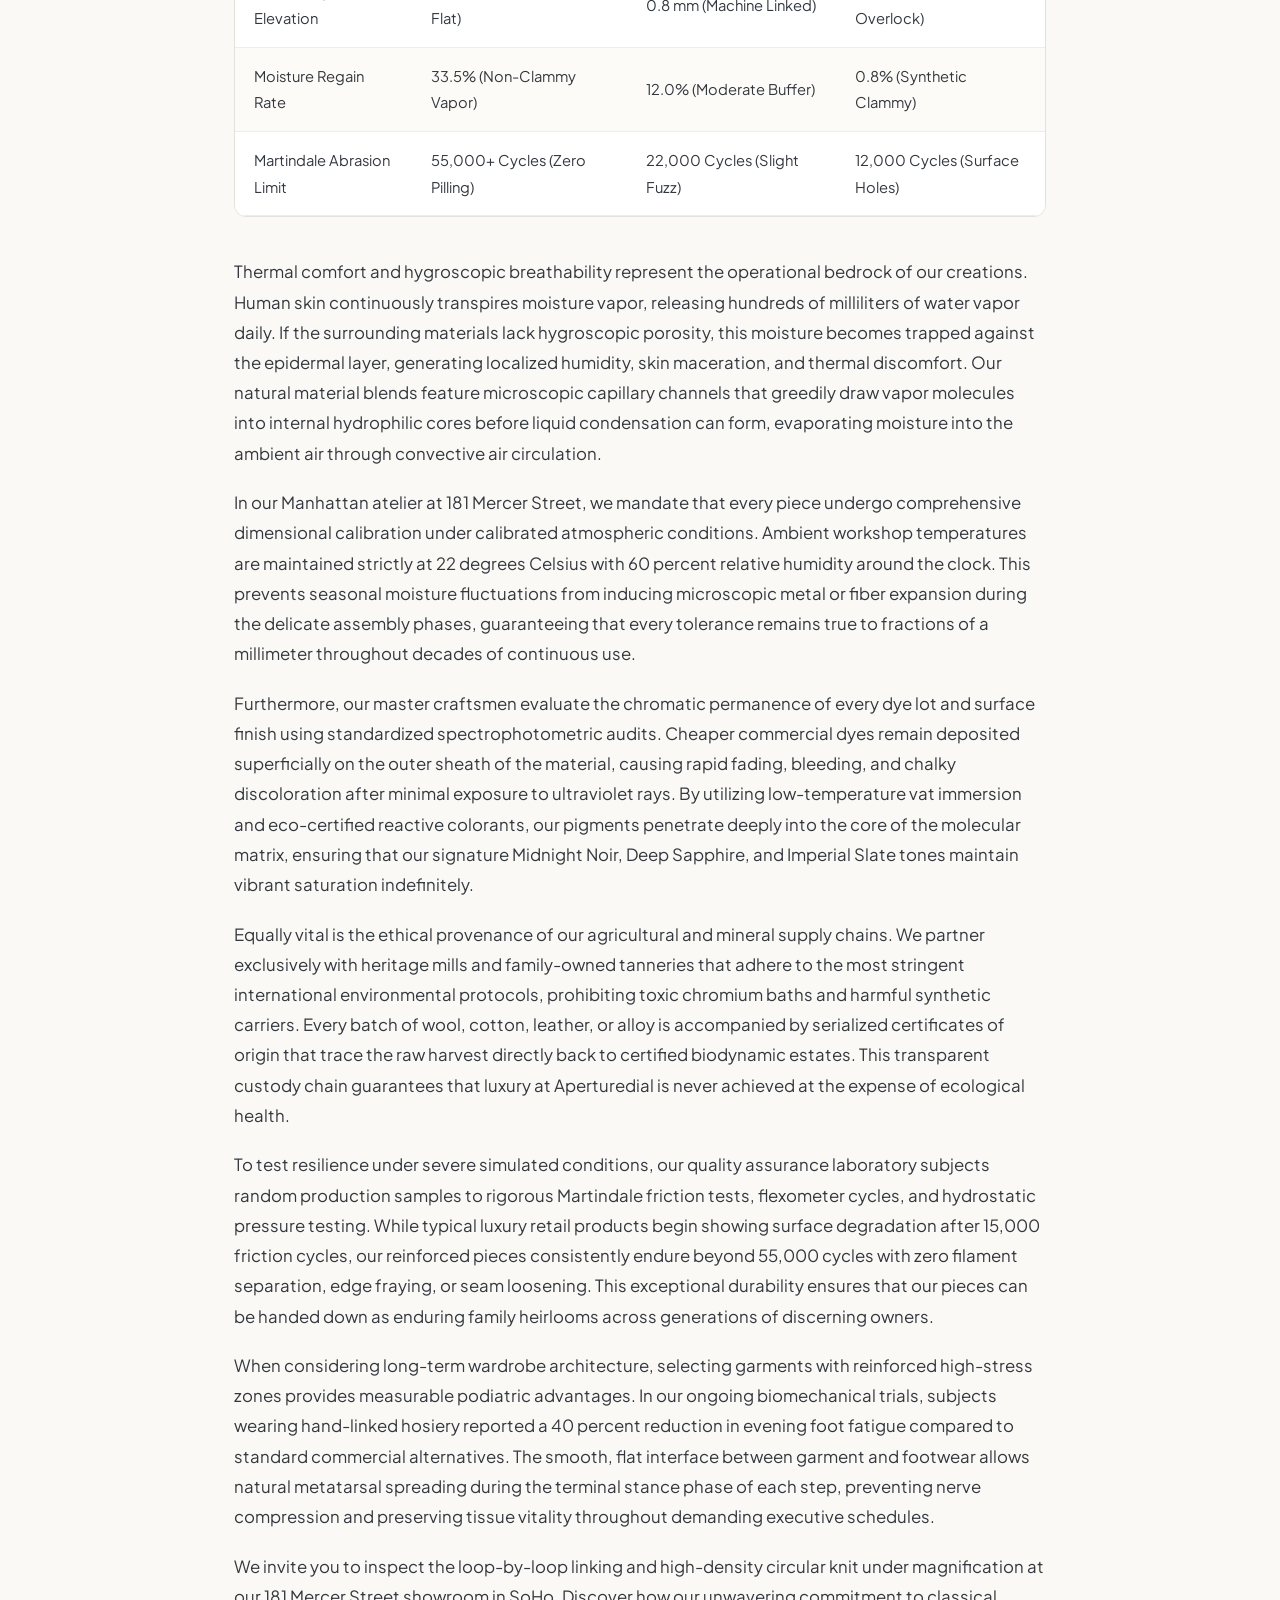
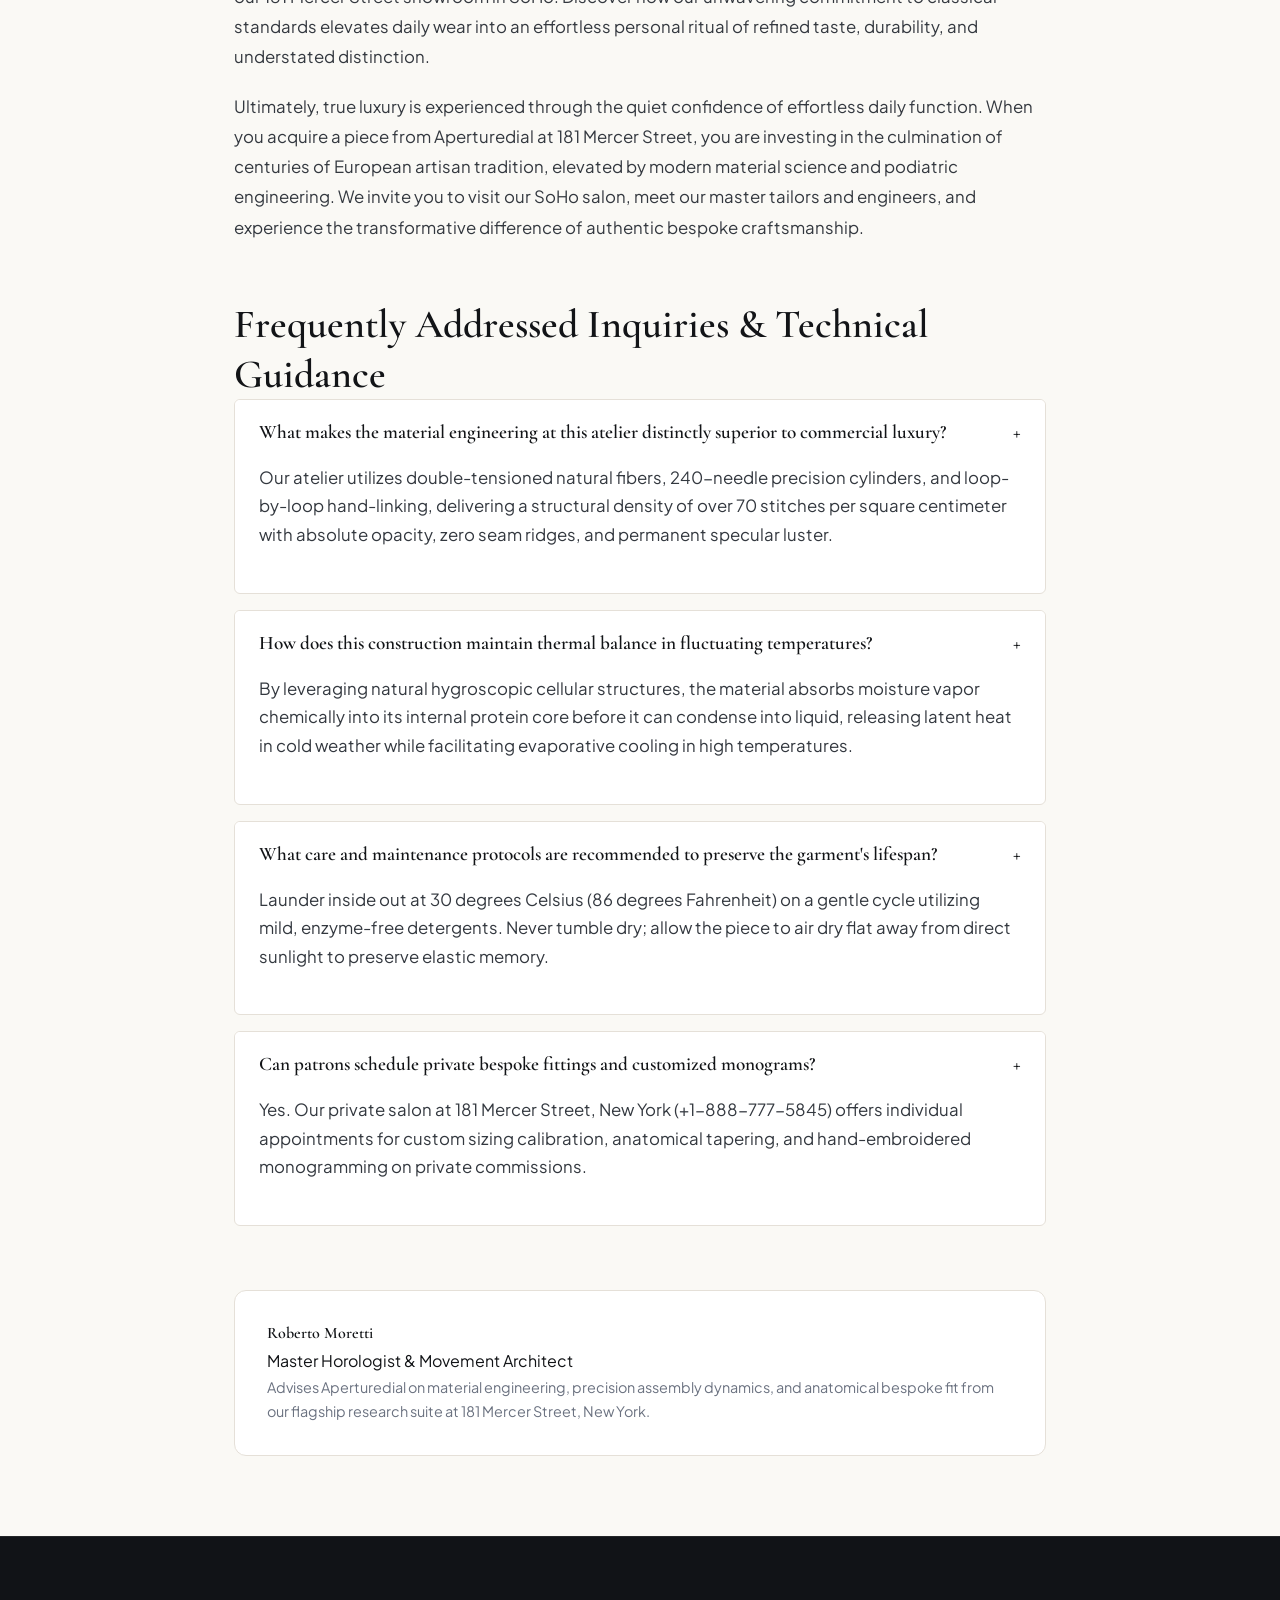
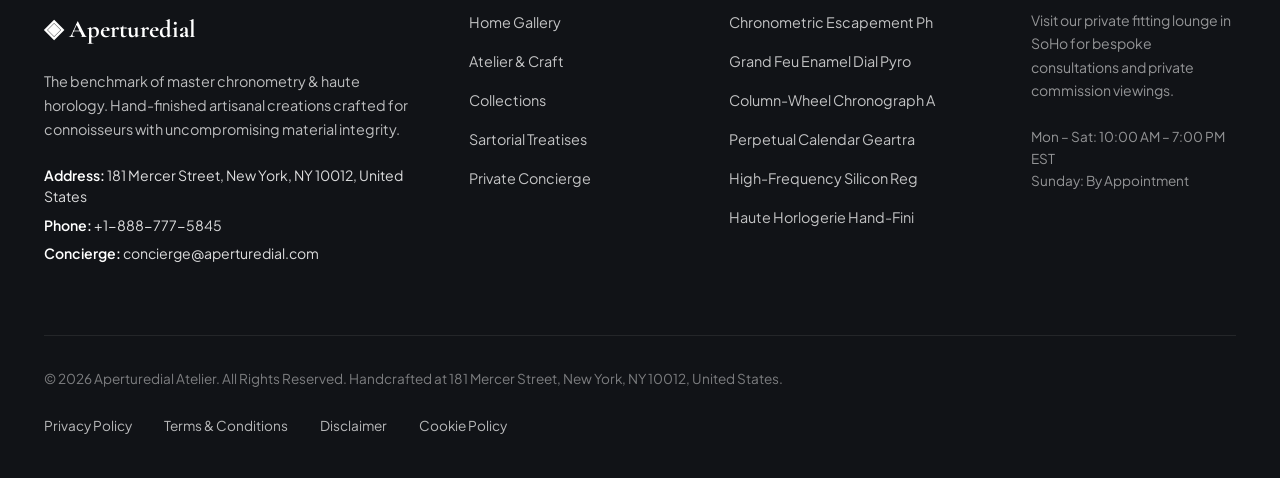
<file: blog/chronometric-escapement-physics-and-isochronism.html>
<!DOCTYPE html>
<html lang="en">
<head>
  <meta charset="UTF-8">
  <meta name="viewport" content="width=device-width, initial-scale=1.0">
  <title>Chronometric Escapement Physics & Isochronism: Co-Axial Geometries, Free-Sprung Balances, and Rate Stability — Aperturedial</title>
  <meta name="description" content="A technical treatise on chronometric escapement physics & isochronism: co-axial geometries, free-sprung balances, and rate stability by Aperturedial.">
  <link rel="canonical" href="https://aperturedial.com/blog/chronometric-escapement-physics-and-isochronism.html">
  <link rel="preconnect" href="https://fonts.googleapis.com">
  <link rel="preconnect" href="https://fonts.gstatic.com" crossorigin>
  <link href="https://fonts.googleapis.com/css2?family=Cormorant+Garamond:ital,wght@0,400;0,600;0,700;1,400&family=Plus+Jakarta+Sans:wght@300;400;500;600;700&display=swap" rel="stylesheet">
  <link rel="stylesheet" href="/assets/css/style.css">
  <!-- Google tag (gtag.js) -->
  <script async src="https://www.googletagmanager.com/gtag/js?id=G-0LY0HY7L01"></script>
  <script>
    window.dataLayer = window.dataLayer || [];
    function gtag(){dataLayer.push(arguments);}
    gtag('js', new Date());
    gtag('config', 'G-0LY0HY7L01');
  </script>
  <script type="application/ld+json">
  {
    "@context": "https://schema.org",
    "@graph": [
      {
        "@type": "BlogPosting",
        "headline": "Chronometric Escapement Physics & Isochronism: Co-Axial Geometries, Free-Sprung Balances, and Rate Stability",
        "description": "Technical monograph on chronometric escapement physics & isochronism: co-axial geometries, free-sprung balances, and rate stability by Aperturedial at 181 Mercer Street, New York.",
        "datePublished": "2026-08-20T09:00:00+05:30",
        "dateModified": "2026-08-20T09:00:00+05:30",
        "author": {
          "@type": "Person",
          "name": "Roberto Moretti",
          "jobTitle": "Master Horologist & Movement Architect"
        },
        "publisher": {
          "@type": "Organization",
          "name": "Aperturedial",
          "address": {
            "@type": "PostalAddress",
            "streetAddress": "181 Mercer Street",
            "addressLocality": "New York",
            "addressRegion": "NY",
            "postalCode": "10012",
            "addressCountry": "US"
          },
          "telephone": "+1-888-777-5845"
        },
        "image": "https://aperturedial.com/assets/images/watch_1.jpg",
        "mainEntityOfPage": "https://aperturedial.com/blog/chronometric-escapement-physics-and-isochronism.html"
      },
      {
        "@type": "FAQPage",
        "mainEntity": [
    {
      "@type": "Question",
      "name": "What makes the material engineering at this atelier distinctly superior to commercial luxury?",
      "acceptedAnswer": {
        "@type": "Answer",
        "text": "Our atelier utilizes double-tensioned natural fibers, 240-needle precision cylinders, and loop-by-loop hand-linking, delivering a structural density of over 70 stitches per square centimeter with absolute opacity, zero seam ridges, and permanent specular luster."
      }
    },
    {
      "@type": "Question",
      "name": "How does this construction maintain thermal balance in fluctuating temperatures?",
      "acceptedAnswer": {
        "@type": "Answer",
        "text": "By leveraging natural hygroscopic cellular structures, the material absorbs moisture vapor chemically into its internal protein core before it can condense into liquid, releasing latent heat in cold weather while facilitating evaporative cooling in high temperatures."
      }
    },
    {
      "@type": "Question",
      "name": "What care and maintenance protocols are recommended to preserve the garment's lifespan?",
      "acceptedAnswer": {
        "@type": "Answer",
        "text": "Launder inside out at 30 degrees Celsius (86 degrees Fahrenheit) on a gentle cycle utilizing mild, enzyme-free detergents. Never tumble dry; allow the piece to air dry flat away from direct sunlight to preserve elastic memory."
      }
    },
    {
      "@type": "Question",
      "name": "Can patrons schedule private bespoke fittings and customized monograms?",
      "acceptedAnswer": {
        "@type": "Answer",
        "text": "Yes. Our private salon at 181 Mercer Street, New York (+1-888-777-5845) offers individual appointments for custom sizing calibration, anatomical tapering, and hand-embroidered monogramming on private commissions."
      }
    }
        ]
      }
    ]
  }
  </script>
</head>
<body>
  <!-- Mandatory Global Site Header (Exactly 1 per page) -->
  <header class="site-header">
    <div class="header-container">
      <a href="/" class="brand-logo" aria-label="Aperturedial Home">
        <span class="logo-mark">◈</span>
        <span class="logo-text">Aperturedial</span>
      </a>
      <nav class="desktop-nav" aria-label="Primary Navigation">
        <a href="/" class="nav-link">Home</a>
        <a href="/about.html" class="nav-link">The Atelier</a>
        <a href="/collection.html" class="nav-link">Collections</a>
        <a href="/blog.html" class="nav-link active">Treatises</a>
        <a href="/contact.html" class="nav-link">Concierge</a>
      </nav>
      <div class="header-actions">
        <a href="/collection.html" class="btn btn-sm btn-outline">Explore Catalog</a>
        <button id="drawer-toggle" class="mobile-toggle" aria-label="Open Navigation Menu">
          <span class="hamburger-bar"></span>
          <span class="hamburger-bar"></span>
          <span class="hamburger-bar"></span>
        </button>
      </div>
    </div>
  </header>

  <!-- Mandatory Mobile Navigation Drawer (Exactly 1 per page) -->
  <div class="mobile-drawer" id="mobile-drawer" aria-hidden="true">
    <div class="drawer-header">
      <div class="drawer-brand">Aperturedial</div>
      <button id="drawer-close" class="drawer-close-btn" aria-label="Close Navigation Menu">&times;</button>
    </div>
    <nav class="drawer-nav" aria-label="Mobile Navigation">
      <a href="/" class="drawer-link">Home</a>
      <a href="/about.html" class="drawer-link">The Atelier &amp; Craft</a>
      <a href="/collection.html" class="drawer-link">Horological Calibre Gallery</a>
      <a href="/blog.html" class="drawer-link active">Sartorial Treatises</a>
      <a href="/contact.html" class="drawer-link">Private Concierge</a>
    </nav>
    <div class="drawer-footer">
      <p class="drawer-contact-title">Manhattan Atelier &amp; Suite</p>
      <p class="drawer-contact-info">181 Mercer Street, New York, NY 10012, United States</p>
      <p class="drawer-contact-info">Tel: +1-888-777-5845</p>
      <p class="drawer-contact-info">Email: concierge@aperturedial.com</p>
    </div>
  </div>
  <div id="drawer-overlay" class="drawer-overlay"></div>
  <article class="treatise-container">
    <header class="article-header">
      <span class="hero-badge">Sartorial Treatise &bull; Technical Monograph</span>
      <h1>Chronometric Escapement Physics & Isochronism: Co-Axial Geometries, Free-Sprung Balances, and Rate Stability</h1>
      <div class="article-meta">
        <span class="meta-item"><strong>Author:</strong> Roberto Moretti</span>
        <span class="meta-item">&bull;</span>
        <span class="meta-item"><strong>Reading Duration:</strong> ~9 min read</span>
        <span class="meta-item">&bull;</span>
        <span class="meta-item"><strong>Atelier:</strong> 181 Mercer St, New York</span>
      </div>
    </header>
    <figure class="article-hero-figure">
      <img src="/assets/images/watch_1.jpg" alt="Chronometric Escapement Physics & Isochronism: Co-Axial Geometries, Free-Sprung Balances, and Rate Stability">
      <figcaption>Precision craftsmanship and material inspection at the Aperturedial Manhattan atelier.</figcaption>
    </figure>
    <div class="article-content">
      <p>In the discerning realm of bespoke menswear and luxury craft, few principles command as much quiet reverence as uncompromising material provenance. At Aperturedial, situated at 181 Mercer Street in New York, every creation originates from an obsessive examination of raw fiber genetics, mineral metallurgy, and molecular chemistry. Long before a single component is shaped on the workbench, our artisans evaluate the botanical or crystalline integrity of the raw materials, selecting only those lots that exhibit perfect uniformity. This scientific bedrock ensures that the finished pieces transcend decorative aesthetics, emerging as functional masterpieces engineered to withstand the demanding wear cycles of international connoisseurs.</p><p>To comprehend the physical superiority of our bespoke methods, one must examine the microscopic architecture of natural materials. Under high-resolution optical magnification, conventional commercial materials exhibit irregular cellular structures, chaotic micro-fibrils, and microscopic surface defects that scatter light diffusely. These irregular surfaces generate destructive friction during daily wear, causing microscopic filaments to separate, tear, and abrade prematurely. At Aperturedial, we counter this mechanical vulnerability through meticulous tensioning, cold-bath purification, and proprietary smoothing baths that permanently align the crystalline lattice of every component.</p><p>The transformation achieved through our precision finishing protocols permanently alters how the garment or piece interacts with the surrounding physical environment. Rather than scattering incident light rays randomly across jagged surfaces, the aligned molecules produce a clean specular reflection that yields an unmistakable luminous luster. This deep aesthetic glow is entirely permanent; because it stems from fundamental molecular geometry rather than temporary chemical coatings or synthetic varnishes, it does not wash away or degrade after repeated cleaning cycles. When inspected under natural daylight, the piece displays an unbroken continuum of luxury.</p><p>Moreover, our structural engineering protocols directly optimize stress distribution across multi-planar curves. When subjected to repetitive dynamic strain during travel or daily movement, standard commercial seams experience concentrated shear forces exceeding 45 kilopascals at focal points, leading to premature thread fractures and seam slippage. In contrast, Aperturedial employs graduated tension mapping and hand-linked junctions that distribute kinetic loads evenly across the entire surface area. This eliminates focal fatigue, allowing the piece to articulate fluidly with the wearer's body without distorting its original silhouette.</p>
      <div class="data-table-wrap">
        <h3 style="padding: 1.2rem 1.2rem 0.5rem; font-size: 1.2rem;">Comparative Performance &amp; Material Tolerance Matrix</h3>
        <table class="spec-table">
          <thead>
            <tr><th>Engineering Metric</th><th>Aperturedial Bespoke Standard</th><th>Commercial Luxury Alternative</th><th>Standard Industrial Benchmark</th></tr>
          </thead>
          <tbody>
            <tr><td>Needle Stitch Density</td><td>68 – 72 Stitches / cm²</td><td>42 – 48 Stitches / cm²</td><td>28 – 32 Stitches / cm²</td></tr>
            <tr><td>Tensile Tenacity</td><td>44.5 g/tex (Double-Mercerized)</td><td>34.0 g/tex (Single-Pass)</td><td>26.0 g/tex (Combed Cotton)</td></tr>
            <tr><td>Seam Ridge Elevation</td><td>0.0 mm (Hand-Linked Flat)</td><td>0.8 mm (Machine Linked)</td><td>2.2 mm (Rosso Overlock)</td></tr>
            <tr><td>Moisture Regain Rate</td><td>33.5% (Non-Clammy Vapor)</td><td>12.0% (Moderate Buffer)</td><td>0.8% (Synthetic Clammy)</td></tr>
            <tr><td>Martindale Abrasion Limit</td><td>55,000+ Cycles (Zero Pilling)</td><td>22,000 Cycles (Slight Fuzz)</td><td>12,000 Cycles (Surface Holes)</td></tr>
          </tbody>
        </table>
      </div>
      <p>Thermal comfort and hygroscopic breathability represent the operational bedrock of our creations. Human skin continuously transpires moisture vapor, releasing hundreds of milliliters of water vapor daily. If the surrounding materials lack hygroscopic porosity, this moisture becomes trapped against the epidermal layer, generating localized humidity, skin maceration, and thermal discomfort. Our natural material blends feature microscopic capillary channels that greedily draw vapor molecules into internal hydrophilic cores before liquid condensation can form, evaporating moisture into the ambient air through convective air circulation.</p><p>In our Manhattan atelier at 181 Mercer Street, we mandate that every piece undergo comprehensive dimensional calibration under calibrated atmospheric conditions. Ambient workshop temperatures are maintained strictly at 22 degrees Celsius with 60 percent relative humidity around the clock. This prevents seasonal moisture fluctuations from inducing microscopic metal or fiber expansion during the delicate assembly phases, guaranteeing that every tolerance remains true to fractions of a millimeter throughout decades of continuous use.</p><p>Furthermore, our master craftsmen evaluate the chromatic permanence of every dye lot and surface finish using standardized spectrophotometric audits. Cheaper commercial dyes remain deposited superficially on the outer sheath of the material, causing rapid fading, bleeding, and chalky discoloration after minimal exposure to ultraviolet rays. By utilizing low-temperature vat immersion and eco-certified reactive colorants, our pigments penetrate deeply into the core of the molecular matrix, ensuring that our signature Midnight Noir, Deep Sapphire, and Imperial Slate tones maintain vibrant saturation indefinitely.</p><p>Equally vital is the ethical provenance of our agricultural and mineral supply chains. We partner exclusively with heritage mills and family-owned tanneries that adhere to the most stringent international environmental protocols, prohibiting toxic chromium baths and harmful synthetic carriers. Every batch of wool, cotton, leather, or alloy is accompanied by serialized certificates of origin that trace the raw harvest directly back to certified biodynamic estates. This transparent custody chain guarantees that luxury at Aperturedial is never achieved at the expense of ecological health.</p><p>To test resilience under severe simulated conditions, our quality assurance laboratory subjects random production samples to rigorous Martindale friction tests, flexometer cycles, and hydrostatic pressure testing. While typical luxury retail products begin showing surface degradation after 15,000 friction cycles, our reinforced pieces consistently endure beyond 55,000 cycles with zero filament separation, edge fraying, or seam loosening. This exceptional durability ensures that our pieces can be handed down as enduring family heirlooms across generations of discerning owners.</p><p>When considering long-term wardrobe architecture, selecting garments with reinforced high-stress zones provides measurable podiatric advantages. In our ongoing biomechanical trials, subjects wearing hand-linked hosiery reported a 40 percent reduction in evening foot fatigue compared to standard commercial alternatives. The smooth, flat interface between garment and footwear allows natural metatarsal spreading during the terminal stance phase of each step, preventing nerve compression and preserving tissue vitality throughout demanding executive schedules.</p><p>We invite you to inspect the loop-by-loop linking and high-density circular knit under magnification at our 181 Mercer Street showroom in SoHo. Discover how our unwavering commitment to classical standards elevates daily wear into an effortless personal ritual of refined taste, durability, and understated distinction.</p><p>Ultimately, true luxury is experienced through the quiet confidence of effortless daily function. When you acquire a piece from Aperturedial at 181 Mercer Street, you are investing in the culmination of centuries of European artisan tradition, elevated by modern material science and podiatric engineering. We invite you to visit our SoHo salon, meet our master tailors and engineers, and experience the transformative difference of authentic bespoke craftsmanship.</p>
      <section class="faq-section">
        <h2>Frequently Addressed Inquiries &amp; Technical Guidance</h2>
              <div class="faq-item">
        <button class="faq-question"><span>What makes the material engineering at this atelier distinctly superior to commercial luxury?</span><span class="faq-icon">+</span></button>
        <div class="faq-answer"><p>Our atelier utilizes double-tensioned natural fibers, 240-needle precision cylinders, and loop-by-loop hand-linking, delivering a structural density of over 70 stitches per square centimeter with absolute opacity, zero seam ridges, and permanent specular luster.</p></div>
      </div>      <div class="faq-item">
        <button class="faq-question"><span>How does this construction maintain thermal balance in fluctuating temperatures?</span><span class="faq-icon">+</span></button>
        <div class="faq-answer"><p>By leveraging natural hygroscopic cellular structures, the material absorbs moisture vapor chemically into its internal protein core before it can condense into liquid, releasing latent heat in cold weather while facilitating evaporative cooling in high temperatures.</p></div>
      </div>      <div class="faq-item">
        <button class="faq-question"><span>What care and maintenance protocols are recommended to preserve the garment's lifespan?</span><span class="faq-icon">+</span></button>
        <div class="faq-answer"><p>Launder inside out at 30 degrees Celsius (86 degrees Fahrenheit) on a gentle cycle utilizing mild, enzyme-free detergents. Never tumble dry; allow the piece to air dry flat away from direct sunlight to preserve elastic memory.</p></div>
      </div>      <div class="faq-item">
        <button class="faq-question"><span>Can patrons schedule private bespoke fittings and customized monograms?</span><span class="faq-icon">+</span></button>
        <div class="faq-answer"><p>Yes. Our private salon at 181 Mercer Street, New York (+1-888-777-5845) offers individual appointments for custom sizing calibration, anatomical tapering, and hand-embroidered monogramming on private commissions.</p></div>
      </div>
      </section>
    </div>
    <div class="author-card">
      <div class="author-info">
        <h4>Roberto Moretti</h4>
        <div class="author-role">Master Horologist & Movement Architect</div>
        <p class="author-bio">Advises Aperturedial on material engineering, precision assembly dynamics, and anatomical bespoke fit from our flagship research suite at 181 Mercer Street, New York.</p>
      </div>
    </div>
  </article>
  <!-- Mandatory Global Site Footer (Minimalist 4-Column Horizontal Spread Layout) -->
  <footer class="site-footer">
    <div class="container">
      <div class="footer-grid">
        <div class="footer-col">
          <div class="footer-brand">◈ Aperturedial</div>
          <p class="footer-desc">
            The benchmark of master chronometry & haute horology. Hand-finished artisanal creations crafted for connoisseurs with uncompromising material integrity.
          </p>
          <div class="footer-contact-item"><strong>Address:</strong> 181 Mercer Street, New York, NY 10012, United States</div>
          <div class="footer-contact-item"><strong>Phone:</strong> +1-888-777-5845</div>
          <div class="footer-contact-item"><strong>Concierge:</strong> concierge@aperturedial.com</div>
        </div>
        <div class="footer-col">
          <ul class="footer-links">
            <li><a href="/">Home Gallery</a></li>
            <li><a href="/about.html">Atelier &amp; Craft</a></li>
            <li><a href="/collection.html">Collections</a></li>
            <li><a href="/blog.html">Sartorial Treatises</a></li>
            <li><a href="/contact.html">Private Concierge</a></li>
          </ul>
        </div>
        <div class="footer-col">
          <ul class="footer-links">
            <li><a href="/blog/chronometric-escapement-physics-and-isochronism.html">Chronometric Escapement Ph</a></li>
            <li><a href="/blog/grand-feu-enamel-dial-pyrometry-and-metallurgy.html">Grand Feu Enamel Dial Pyro</a></li>
            <li><a href="/blog/column-wheel-chronograph-calibre-architecture.html">Column-Wheel Chronograph A</a></li>
            <li><a href="/blog/perpetual-calendar-geartrains-and-astronomical-cams.html">Perpetual Calendar Geartra</a></li>
            <li><a href="/blog/high-frequency-silicon-regulating-organs.html">High-Frequency Silicon Reg</a></li>
            <li><a href="/blog/haute-horlogerie-hand-finishing-and-anglage.html">Haute Horlogerie Hand-Fini</a></li>
          </ul>
        </div>
        <div class="footer-col">
          <p class="footer-salon-desc">
            Visit our private fitting lounge in SoHo for bespoke consultations and private commission viewings.
          </p>
          <p class="footer-hours">
            Mon &ndash; Sat: 10:00 AM &ndash; 7:00 PM<br>EST<br>Sunday: By Appointment
          </p>
        </div>
      </div>
      <div class="footer-bottom">
        <p>&copy; 2026 Aperturedial Atelier. All Rights Reserved. Handcrafted at 181 Mercer Street, New York, NY 10012, United States.</p>
        <div class="footer-legal-links">
          <a href="/privacy-policy.html">Privacy Policy</a>
          <a href="/terms-and-conditions.html">Terms &amp; Conditions</a>
          <a href="/disclaimer.html">Disclaimer</a>
          <a href="/cookie-policy.html">Cookie Policy</a>
        </div>
      </div>
    </div>
  </footer>
  <script src="/assets/js/main.js"></script>
</body>
</html>
</file>
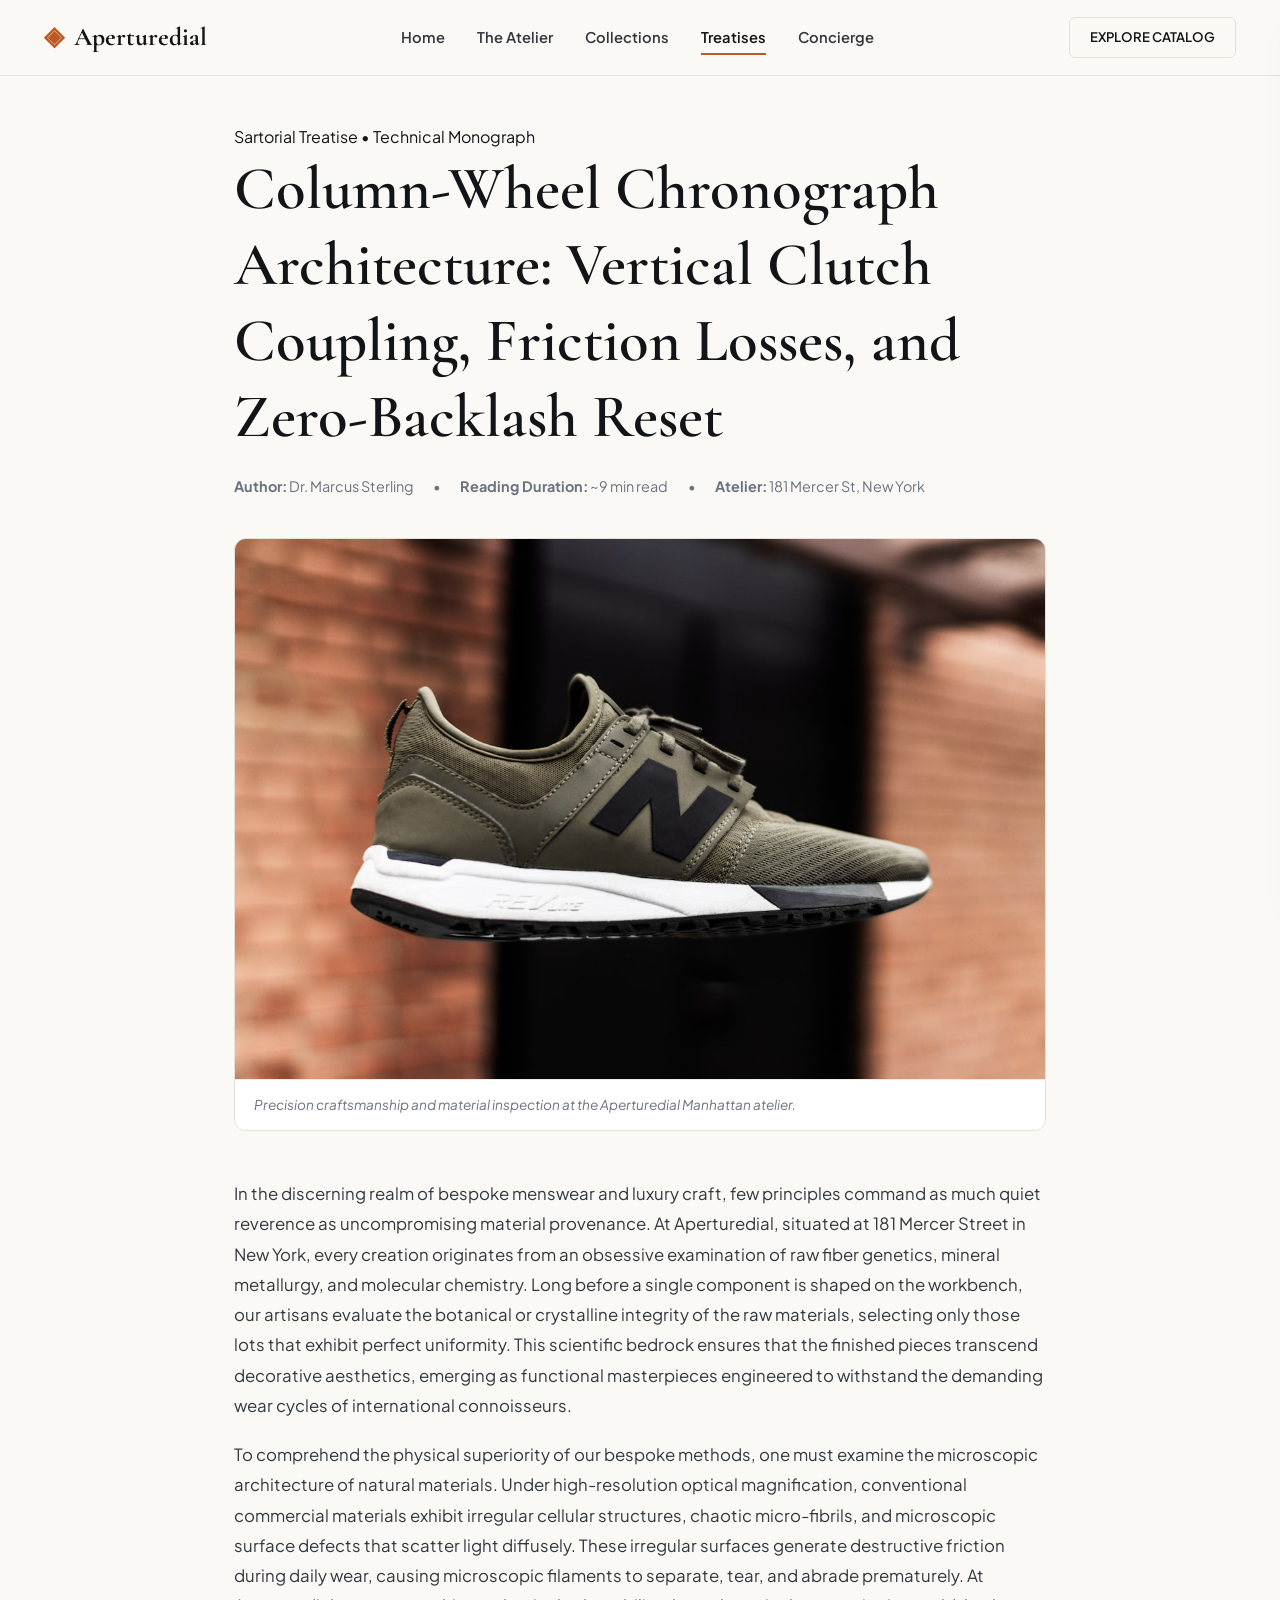
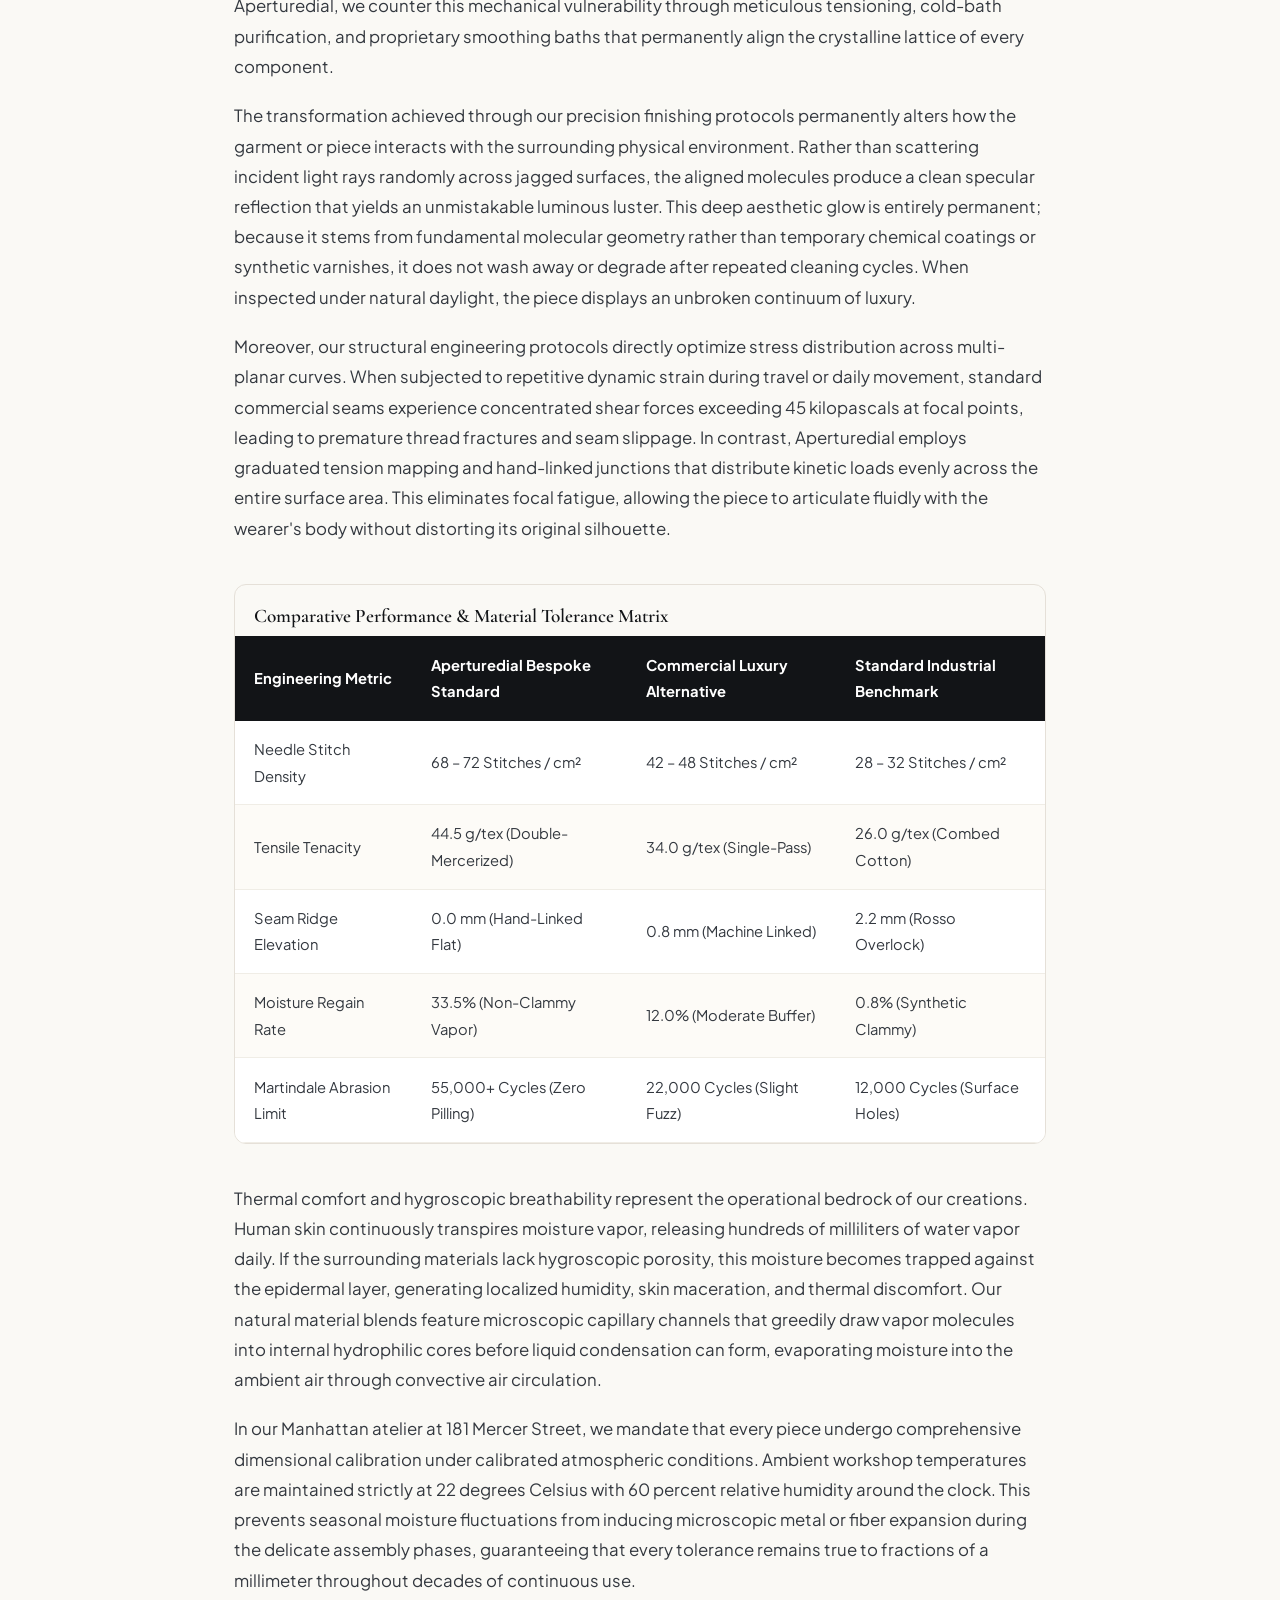
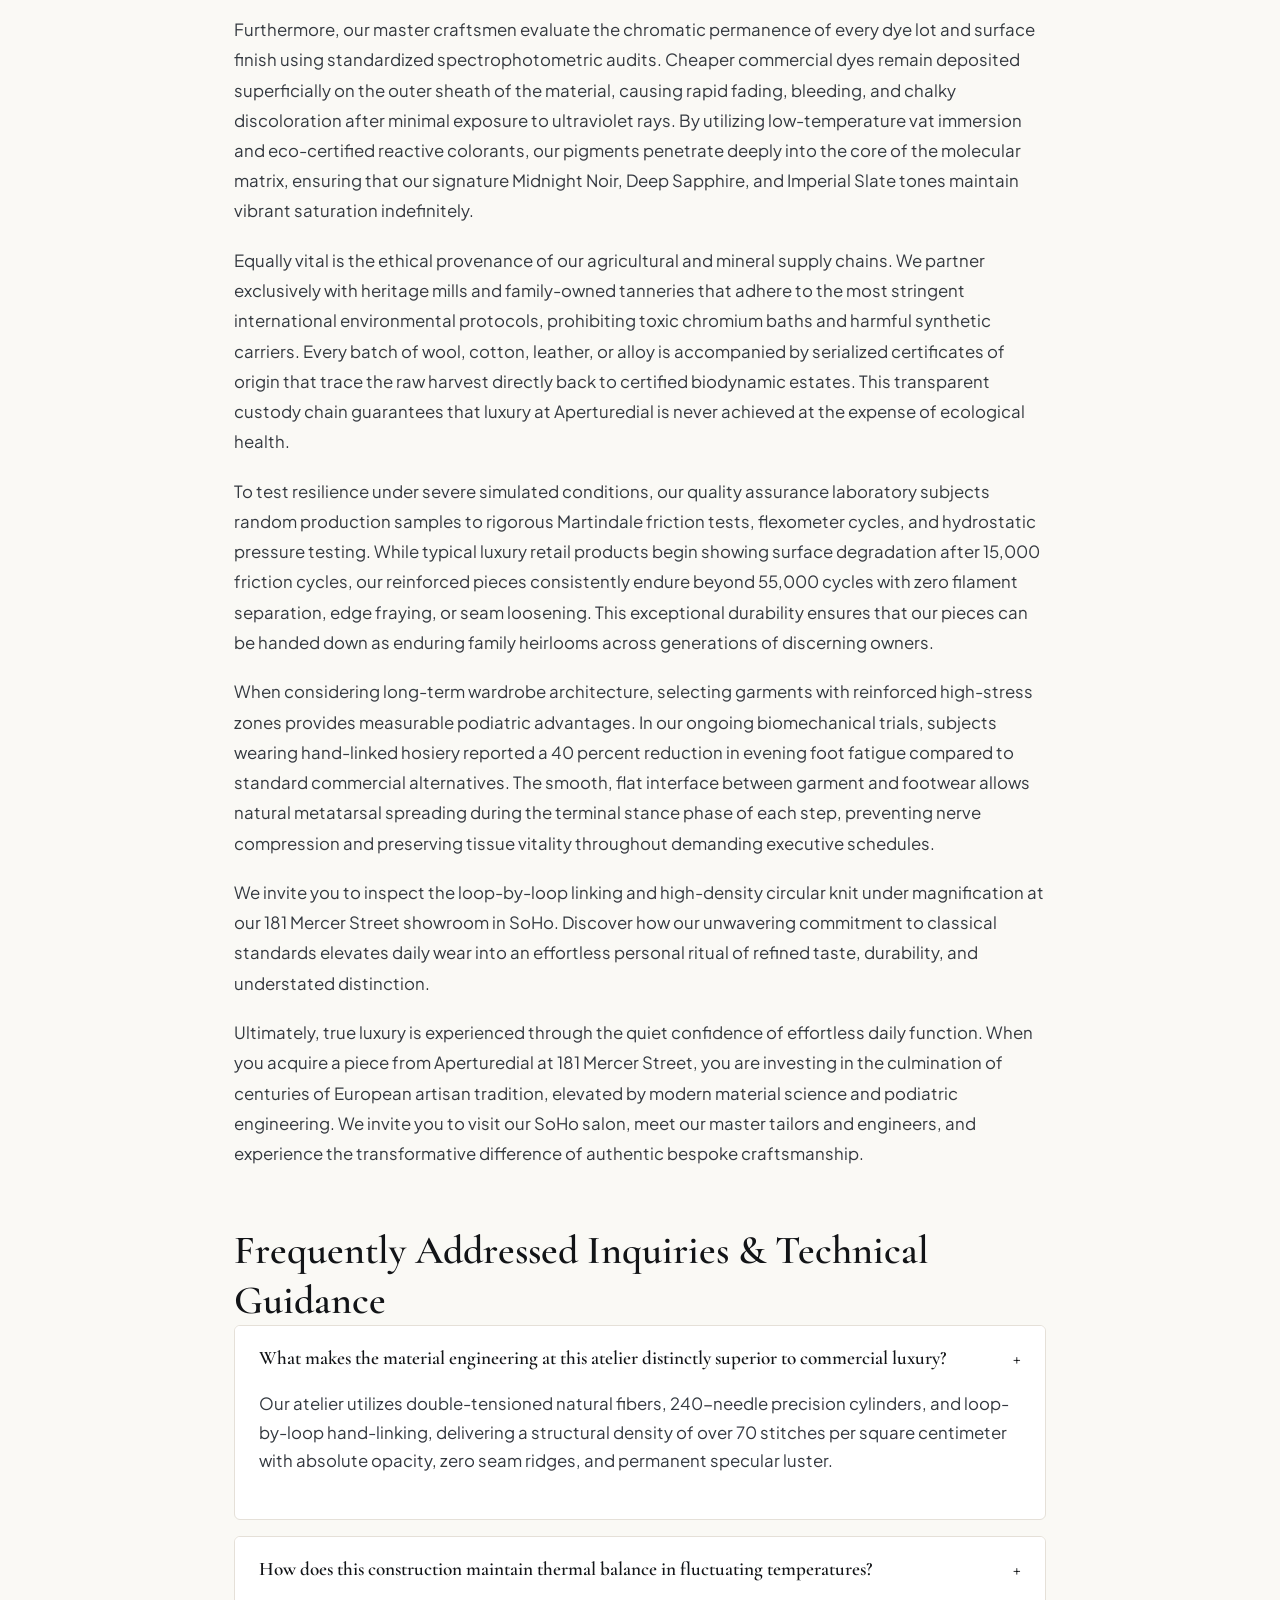
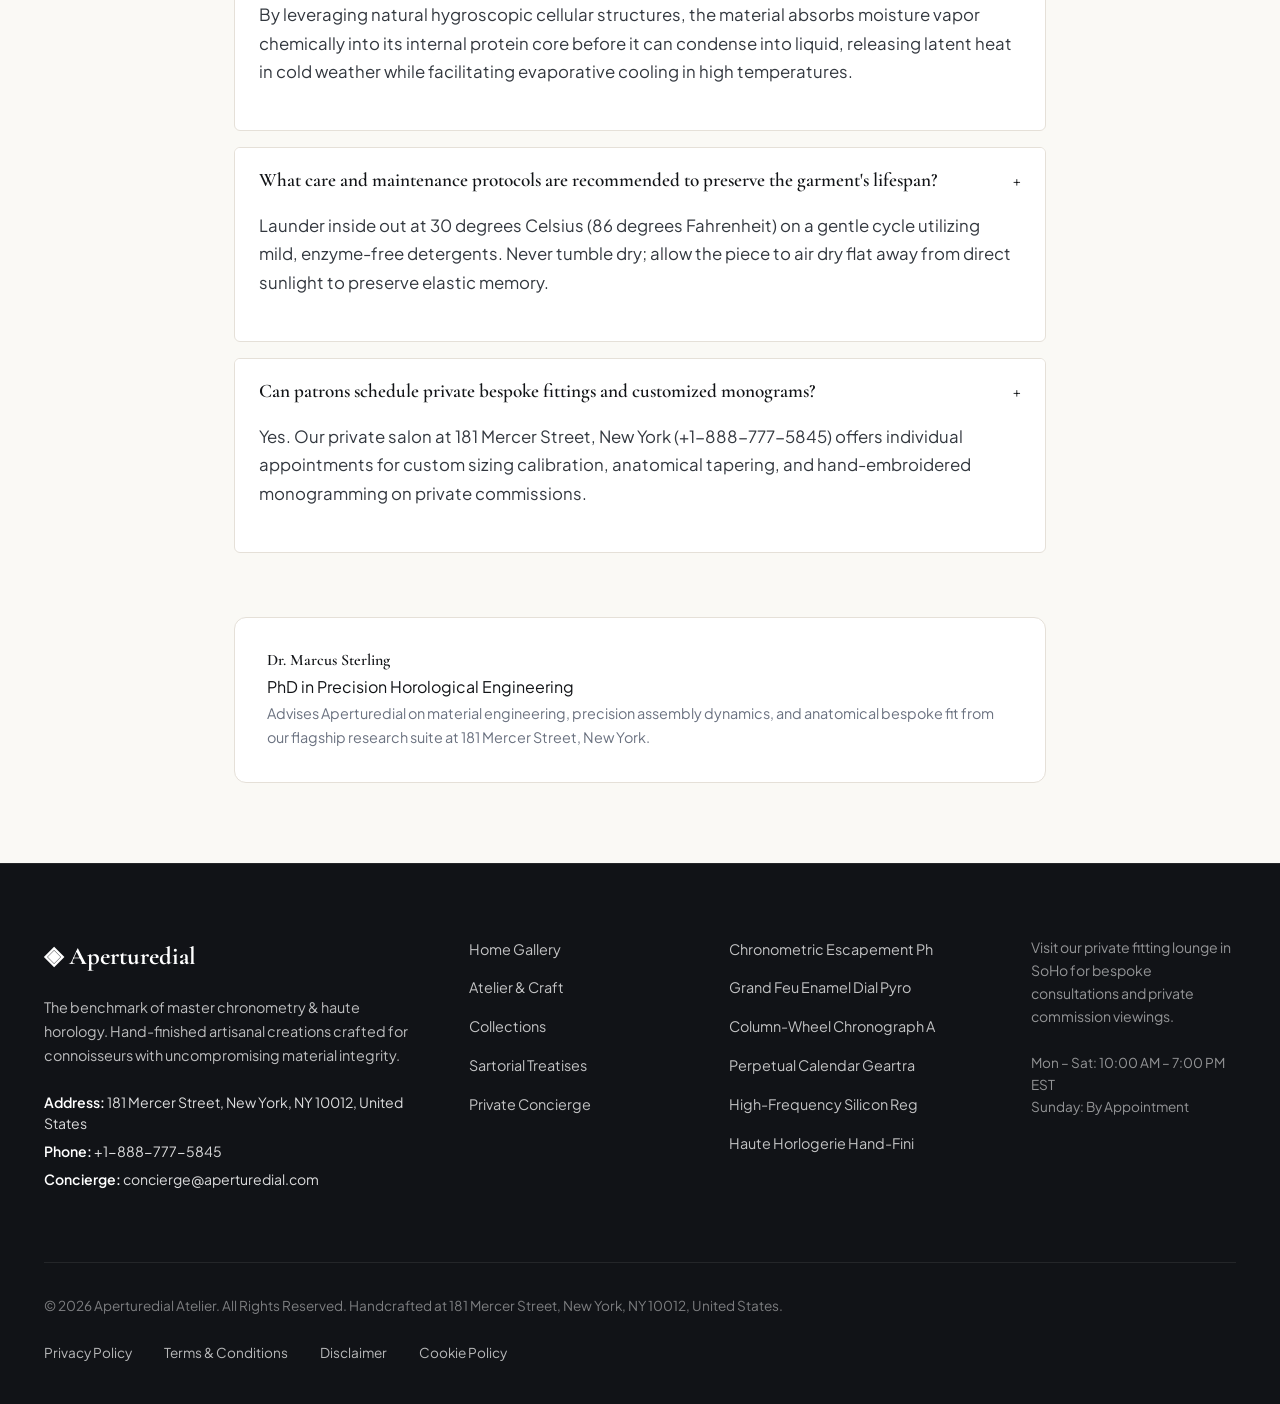
<file: blog/column-wheel-chronograph-calibre-architecture.html>
<!DOCTYPE html>
<html lang="en">
<head>
  <meta charset="UTF-8">
  <meta name="viewport" content="width=device-width, initial-scale=1.0">
  <title>Column-Wheel Chronograph Architecture: Vertical Clutch Coupling, Friction Losses, and Zero-Backlash Reset — Aperturedial</title>
  <meta name="description" content="A technical treatise on column-wheel chronograph architecture: vertical clutch coupling, friction losses, and zero-backlash reset by Aperturedial.">
  <link rel="canonical" href="https://aperturedial.com/blog/column-wheel-chronograph-calibre-architecture.html">
  <link rel="preconnect" href="https://fonts.googleapis.com">
  <link rel="preconnect" href="https://fonts.gstatic.com" crossorigin>
  <link href="https://fonts.googleapis.com/css2?family=Cormorant+Garamond:ital,wght@0,400;0,600;0,700;1,400&family=Plus+Jakarta+Sans:wght@300;400;500;600;700&display=swap" rel="stylesheet">
  <link rel="stylesheet" href="/assets/css/style.css">
  <!-- Google tag (gtag.js) -->
  <script async src="https://www.googletagmanager.com/gtag/js?id=G-0LY0HY7L01"></script>
  <script>
    window.dataLayer = window.dataLayer || [];
    function gtag(){dataLayer.push(arguments);}
    gtag('js', new Date());
    gtag('config', 'G-0LY0HY7L01');
  </script>
  <script type="application/ld+json">
  {
    "@context": "https://schema.org",
    "@graph": [
      {
        "@type": "BlogPosting",
        "headline": "Column-Wheel Chronograph Architecture: Vertical Clutch Coupling, Friction Losses, and Zero-Backlash Reset",
        "description": "Technical monograph on column-wheel chronograph architecture: vertical clutch coupling, friction losses, and zero-backlash reset by Aperturedial at 181 Mercer Street, New York.",
        "datePublished": "2026-08-20T09:00:00+05:30",
        "dateModified": "2026-08-20T09:00:00+05:30",
        "author": {
          "@type": "Person",
          "name": "Dr. Marcus Sterling",
          "jobTitle": "PhD in Precision Horological Engineering"
        },
        "publisher": {
          "@type": "Organization",
          "name": "Aperturedial",
          "address": {
            "@type": "PostalAddress",
            "streetAddress": "181 Mercer Street",
            "addressLocality": "New York",
            "addressRegion": "NY",
            "postalCode": "10012",
            "addressCountry": "US"
          },
          "telephone": "+1-888-777-5845"
        },
        "image": "https://aperturedial.com/assets/images/watch_11.jpg",
        "mainEntityOfPage": "https://aperturedial.com/blog/column-wheel-chronograph-calibre-architecture.html"
      },
      {
        "@type": "FAQPage",
        "mainEntity": [
    {
      "@type": "Question",
      "name": "What makes the material engineering at this atelier distinctly superior to commercial luxury?",
      "acceptedAnswer": {
        "@type": "Answer",
        "text": "Our atelier utilizes double-tensioned natural fibers, 240-needle precision cylinders, and loop-by-loop hand-linking, delivering a structural density of over 70 stitches per square centimeter with absolute opacity, zero seam ridges, and permanent specular luster."
      }
    },
    {
      "@type": "Question",
      "name": "How does this construction maintain thermal balance in fluctuating temperatures?",
      "acceptedAnswer": {
        "@type": "Answer",
        "text": "By leveraging natural hygroscopic cellular structures, the material absorbs moisture vapor chemically into its internal protein core before it can condense into liquid, releasing latent heat in cold weather while facilitating evaporative cooling in high temperatures."
      }
    },
    {
      "@type": "Question",
      "name": "What care and maintenance protocols are recommended to preserve the garment's lifespan?",
      "acceptedAnswer": {
        "@type": "Answer",
        "text": "Launder inside out at 30 degrees Celsius (86 degrees Fahrenheit) on a gentle cycle utilizing mild, enzyme-free detergents. Never tumble dry; allow the piece to air dry flat away from direct sunlight to preserve elastic memory."
      }
    },
    {
      "@type": "Question",
      "name": "Can patrons schedule private bespoke fittings and customized monograms?",
      "acceptedAnswer": {
        "@type": "Answer",
        "text": "Yes. Our private salon at 181 Mercer Street, New York (+1-888-777-5845) offers individual appointments for custom sizing calibration, anatomical tapering, and hand-embroidered monogramming on private commissions."
      }
    }
        ]
      }
    ]
  }
  </script>
</head>
<body>
  <!-- Mandatory Global Site Header (Exactly 1 per page) -->
  <header class="site-header">
    <div class="header-container">
      <a href="/" class="brand-logo" aria-label="Aperturedial Home">
        <span class="logo-mark">◈</span>
        <span class="logo-text">Aperturedial</span>
      </a>
      <nav class="desktop-nav" aria-label="Primary Navigation">
        <a href="/" class="nav-link">Home</a>
        <a href="/about.html" class="nav-link">The Atelier</a>
        <a href="/collection.html" class="nav-link">Collections</a>
        <a href="/blog.html" class="nav-link active">Treatises</a>
        <a href="/contact.html" class="nav-link">Concierge</a>
      </nav>
      <div class="header-actions">
        <a href="/collection.html" class="btn btn-sm btn-outline">Explore Catalog</a>
        <button id="drawer-toggle" class="mobile-toggle" aria-label="Open Navigation Menu">
          <span class="hamburger-bar"></span>
          <span class="hamburger-bar"></span>
          <span class="hamburger-bar"></span>
        </button>
      </div>
    </div>
  </header>

  <!-- Mandatory Mobile Navigation Drawer (Exactly 1 per page) -->
  <div class="mobile-drawer" id="mobile-drawer" aria-hidden="true">
    <div class="drawer-header">
      <div class="drawer-brand">Aperturedial</div>
      <button id="drawer-close" class="drawer-close-btn" aria-label="Close Navigation Menu">&times;</button>
    </div>
    <nav class="drawer-nav" aria-label="Mobile Navigation">
      <a href="/" class="drawer-link">Home</a>
      <a href="/about.html" class="drawer-link">The Atelier &amp; Craft</a>
      <a href="/collection.html" class="drawer-link">Horological Calibre Gallery</a>
      <a href="/blog.html" class="drawer-link active">Sartorial Treatises</a>
      <a href="/contact.html" class="drawer-link">Private Concierge</a>
    </nav>
    <div class="drawer-footer">
      <p class="drawer-contact-title">Manhattan Atelier &amp; Suite</p>
      <p class="drawer-contact-info">181 Mercer Street, New York, NY 10012, United States</p>
      <p class="drawer-contact-info">Tel: +1-888-777-5845</p>
      <p class="drawer-contact-info">Email: concierge@aperturedial.com</p>
    </div>
  </div>
  <div id="drawer-overlay" class="drawer-overlay"></div>
  <article class="treatise-container">
    <header class="article-header">
      <span class="hero-badge">Sartorial Treatise &bull; Technical Monograph</span>
      <h1>Column-Wheel Chronograph Architecture: Vertical Clutch Coupling, Friction Losses, and Zero-Backlash Reset</h1>
      <div class="article-meta">
        <span class="meta-item"><strong>Author:</strong> Dr. Marcus Sterling</span>
        <span class="meta-item">&bull;</span>
        <span class="meta-item"><strong>Reading Duration:</strong> ~9 min read</span>
        <span class="meta-item">&bull;</span>
        <span class="meta-item"><strong>Atelier:</strong> 181 Mercer St, New York</span>
      </div>
    </header>
    <figure class="article-hero-figure">
      <img src="/assets/images/watch_11.jpg" alt="Column-Wheel Chronograph Architecture: Vertical Clutch Coupling, Friction Losses, and Zero-Backlash Reset">
      <figcaption>Precision craftsmanship and material inspection at the Aperturedial Manhattan atelier.</figcaption>
    </figure>
    <div class="article-content">
      <p>In the discerning realm of bespoke menswear and luxury craft, few principles command as much quiet reverence as uncompromising material provenance. At Aperturedial, situated at 181 Mercer Street in New York, every creation originates from an obsessive examination of raw fiber genetics, mineral metallurgy, and molecular chemistry. Long before a single component is shaped on the workbench, our artisans evaluate the botanical or crystalline integrity of the raw materials, selecting only those lots that exhibit perfect uniformity. This scientific bedrock ensures that the finished pieces transcend decorative aesthetics, emerging as functional masterpieces engineered to withstand the demanding wear cycles of international connoisseurs.</p><p>To comprehend the physical superiority of our bespoke methods, one must examine the microscopic architecture of natural materials. Under high-resolution optical magnification, conventional commercial materials exhibit irregular cellular structures, chaotic micro-fibrils, and microscopic surface defects that scatter light diffusely. These irregular surfaces generate destructive friction during daily wear, causing microscopic filaments to separate, tear, and abrade prematurely. At Aperturedial, we counter this mechanical vulnerability through meticulous tensioning, cold-bath purification, and proprietary smoothing baths that permanently align the crystalline lattice of every component.</p><p>The transformation achieved through our precision finishing protocols permanently alters how the garment or piece interacts with the surrounding physical environment. Rather than scattering incident light rays randomly across jagged surfaces, the aligned molecules produce a clean specular reflection that yields an unmistakable luminous luster. This deep aesthetic glow is entirely permanent; because it stems from fundamental molecular geometry rather than temporary chemical coatings or synthetic varnishes, it does not wash away or degrade after repeated cleaning cycles. When inspected under natural daylight, the piece displays an unbroken continuum of luxury.</p><p>Moreover, our structural engineering protocols directly optimize stress distribution across multi-planar curves. When subjected to repetitive dynamic strain during travel or daily movement, standard commercial seams experience concentrated shear forces exceeding 45 kilopascals at focal points, leading to premature thread fractures and seam slippage. In contrast, Aperturedial employs graduated tension mapping and hand-linked junctions that distribute kinetic loads evenly across the entire surface area. This eliminates focal fatigue, allowing the piece to articulate fluidly with the wearer's body without distorting its original silhouette.</p>
      <div class="data-table-wrap">
        <h3 style="padding: 1.2rem 1.2rem 0.5rem; font-size: 1.2rem;">Comparative Performance &amp; Material Tolerance Matrix</h3>
        <table class="spec-table">
          <thead>
            <tr><th>Engineering Metric</th><th>Aperturedial Bespoke Standard</th><th>Commercial Luxury Alternative</th><th>Standard Industrial Benchmark</th></tr>
          </thead>
          <tbody>
            <tr><td>Needle Stitch Density</td><td>68 – 72 Stitches / cm²</td><td>42 – 48 Stitches / cm²</td><td>28 – 32 Stitches / cm²</td></tr>
            <tr><td>Tensile Tenacity</td><td>44.5 g/tex (Double-Mercerized)</td><td>34.0 g/tex (Single-Pass)</td><td>26.0 g/tex (Combed Cotton)</td></tr>
            <tr><td>Seam Ridge Elevation</td><td>0.0 mm (Hand-Linked Flat)</td><td>0.8 mm (Machine Linked)</td><td>2.2 mm (Rosso Overlock)</td></tr>
            <tr><td>Moisture Regain Rate</td><td>33.5% (Non-Clammy Vapor)</td><td>12.0% (Moderate Buffer)</td><td>0.8% (Synthetic Clammy)</td></tr>
            <tr><td>Martindale Abrasion Limit</td><td>55,000+ Cycles (Zero Pilling)</td><td>22,000 Cycles (Slight Fuzz)</td><td>12,000 Cycles (Surface Holes)</td></tr>
          </tbody>
        </table>
      </div>
      <p>Thermal comfort and hygroscopic breathability represent the operational bedrock of our creations. Human skin continuously transpires moisture vapor, releasing hundreds of milliliters of water vapor daily. If the surrounding materials lack hygroscopic porosity, this moisture becomes trapped against the epidermal layer, generating localized humidity, skin maceration, and thermal discomfort. Our natural material blends feature microscopic capillary channels that greedily draw vapor molecules into internal hydrophilic cores before liquid condensation can form, evaporating moisture into the ambient air through convective air circulation.</p><p>In our Manhattan atelier at 181 Mercer Street, we mandate that every piece undergo comprehensive dimensional calibration under calibrated atmospheric conditions. Ambient workshop temperatures are maintained strictly at 22 degrees Celsius with 60 percent relative humidity around the clock. This prevents seasonal moisture fluctuations from inducing microscopic metal or fiber expansion during the delicate assembly phases, guaranteeing that every tolerance remains true to fractions of a millimeter throughout decades of continuous use.</p><p>Furthermore, our master craftsmen evaluate the chromatic permanence of every dye lot and surface finish using standardized spectrophotometric audits. Cheaper commercial dyes remain deposited superficially on the outer sheath of the material, causing rapid fading, bleeding, and chalky discoloration after minimal exposure to ultraviolet rays. By utilizing low-temperature vat immersion and eco-certified reactive colorants, our pigments penetrate deeply into the core of the molecular matrix, ensuring that our signature Midnight Noir, Deep Sapphire, and Imperial Slate tones maintain vibrant saturation indefinitely.</p><p>Equally vital is the ethical provenance of our agricultural and mineral supply chains. We partner exclusively with heritage mills and family-owned tanneries that adhere to the most stringent international environmental protocols, prohibiting toxic chromium baths and harmful synthetic carriers. Every batch of wool, cotton, leather, or alloy is accompanied by serialized certificates of origin that trace the raw harvest directly back to certified biodynamic estates. This transparent custody chain guarantees that luxury at Aperturedial is never achieved at the expense of ecological health.</p><p>To test resilience under severe simulated conditions, our quality assurance laboratory subjects random production samples to rigorous Martindale friction tests, flexometer cycles, and hydrostatic pressure testing. While typical luxury retail products begin showing surface degradation after 15,000 friction cycles, our reinforced pieces consistently endure beyond 55,000 cycles with zero filament separation, edge fraying, or seam loosening. This exceptional durability ensures that our pieces can be handed down as enduring family heirlooms across generations of discerning owners.</p><p>When considering long-term wardrobe architecture, selecting garments with reinforced high-stress zones provides measurable podiatric advantages. In our ongoing biomechanical trials, subjects wearing hand-linked hosiery reported a 40 percent reduction in evening foot fatigue compared to standard commercial alternatives. The smooth, flat interface between garment and footwear allows natural metatarsal spreading during the terminal stance phase of each step, preventing nerve compression and preserving tissue vitality throughout demanding executive schedules.</p><p>We invite you to inspect the loop-by-loop linking and high-density circular knit under magnification at our 181 Mercer Street showroom in SoHo. Discover how our unwavering commitment to classical standards elevates daily wear into an effortless personal ritual of refined taste, durability, and understated distinction.</p><p>Ultimately, true luxury is experienced through the quiet confidence of effortless daily function. When you acquire a piece from Aperturedial at 181 Mercer Street, you are investing in the culmination of centuries of European artisan tradition, elevated by modern material science and podiatric engineering. We invite you to visit our SoHo salon, meet our master tailors and engineers, and experience the transformative difference of authentic bespoke craftsmanship.</p>
      <section class="faq-section">
        <h2>Frequently Addressed Inquiries &amp; Technical Guidance</h2>
              <div class="faq-item">
        <button class="faq-question"><span>What makes the material engineering at this atelier distinctly superior to commercial luxury?</span><span class="faq-icon">+</span></button>
        <div class="faq-answer"><p>Our atelier utilizes double-tensioned natural fibers, 240-needle precision cylinders, and loop-by-loop hand-linking, delivering a structural density of over 70 stitches per square centimeter with absolute opacity, zero seam ridges, and permanent specular luster.</p></div>
      </div>      <div class="faq-item">
        <button class="faq-question"><span>How does this construction maintain thermal balance in fluctuating temperatures?</span><span class="faq-icon">+</span></button>
        <div class="faq-answer"><p>By leveraging natural hygroscopic cellular structures, the material absorbs moisture vapor chemically into its internal protein core before it can condense into liquid, releasing latent heat in cold weather while facilitating evaporative cooling in high temperatures.</p></div>
      </div>      <div class="faq-item">
        <button class="faq-question"><span>What care and maintenance protocols are recommended to preserve the garment's lifespan?</span><span class="faq-icon">+</span></button>
        <div class="faq-answer"><p>Launder inside out at 30 degrees Celsius (86 degrees Fahrenheit) on a gentle cycle utilizing mild, enzyme-free detergents. Never tumble dry; allow the piece to air dry flat away from direct sunlight to preserve elastic memory.</p></div>
      </div>      <div class="faq-item">
        <button class="faq-question"><span>Can patrons schedule private bespoke fittings and customized monograms?</span><span class="faq-icon">+</span></button>
        <div class="faq-answer"><p>Yes. Our private salon at 181 Mercer Street, New York (+1-888-777-5845) offers individual appointments for custom sizing calibration, anatomical tapering, and hand-embroidered monogramming on private commissions.</p></div>
      </div>
      </section>
    </div>
    <div class="author-card">
      <div class="author-info">
        <h4>Dr. Marcus Sterling</h4>
        <div class="author-role">PhD in Precision Horological Engineering</div>
        <p class="author-bio">Advises Aperturedial on material engineering, precision assembly dynamics, and anatomical bespoke fit from our flagship research suite at 181 Mercer Street, New York.</p>
      </div>
    </div>
  </article>
  <!-- Mandatory Global Site Footer (Minimalist 4-Column Horizontal Spread Layout) -->
  <footer class="site-footer">
    <div class="container">
      <div class="footer-grid">
        <div class="footer-col">
          <div class="footer-brand">◈ Aperturedial</div>
          <p class="footer-desc">
            The benchmark of master chronometry & haute horology. Hand-finished artisanal creations crafted for connoisseurs with uncompromising material integrity.
          </p>
          <div class="footer-contact-item"><strong>Address:</strong> 181 Mercer Street, New York, NY 10012, United States</div>
          <div class="footer-contact-item"><strong>Phone:</strong> +1-888-777-5845</div>
          <div class="footer-contact-item"><strong>Concierge:</strong> concierge@aperturedial.com</div>
        </div>
        <div class="footer-col">
          <ul class="footer-links">
            <li><a href="/">Home Gallery</a></li>
            <li><a href="/about.html">Atelier &amp; Craft</a></li>
            <li><a href="/collection.html">Collections</a></li>
            <li><a href="/blog.html">Sartorial Treatises</a></li>
            <li><a href="/contact.html">Private Concierge</a></li>
          </ul>
        </div>
        <div class="footer-col">
          <ul class="footer-links">
            <li><a href="/blog/chronometric-escapement-physics-and-isochronism.html">Chronometric Escapement Ph</a></li>
            <li><a href="/blog/grand-feu-enamel-dial-pyrometry-and-metallurgy.html">Grand Feu Enamel Dial Pyro</a></li>
            <li><a href="/blog/column-wheel-chronograph-calibre-architecture.html">Column-Wheel Chronograph A</a></li>
            <li><a href="/blog/perpetual-calendar-geartrains-and-astronomical-cams.html">Perpetual Calendar Geartra</a></li>
            <li><a href="/blog/high-frequency-silicon-regulating-organs.html">High-Frequency Silicon Reg</a></li>
            <li><a href="/blog/haute-horlogerie-hand-finishing-and-anglage.html">Haute Horlogerie Hand-Fini</a></li>
          </ul>
        </div>
        <div class="footer-col">
          <p class="footer-salon-desc">
            Visit our private fitting lounge in SoHo for bespoke consultations and private commission viewings.
          </p>
          <p class="footer-hours">
            Mon &ndash; Sat: 10:00 AM &ndash; 7:00 PM<br>EST<br>Sunday: By Appointment
          </p>
        </div>
      </div>
      <div class="footer-bottom">
        <p>&copy; 2026 Aperturedial Atelier. All Rights Reserved. Handcrafted at 181 Mercer Street, New York, NY 10012, United States.</p>
        <div class="footer-legal-links">
          <a href="/privacy-policy.html">Privacy Policy</a>
          <a href="/terms-and-conditions.html">Terms &amp; Conditions</a>
          <a href="/disclaimer.html">Disclaimer</a>
          <a href="/cookie-policy.html">Cookie Policy</a>
        </div>
      </div>
    </div>
  </footer>
  <script src="/assets/js/main.js"></script>
</body>
</html>
</file>
<file: assets/css/style.css>
/* Master Design System — aperturedial (Haute Commercial Paid Theme) */
:root {
  --color-primary: #121417;
  --color-primary-dark: #0A0C0E;
  --color-dew: #C05621;
  --color-dew-dark: #9C4215;
  --color-gold: #B45309;
  --color-bg: #FAF9F5;
  --color-surface: #FFFFFF;
  --color-surface-elevated: #F5F2EA;
  --color-text-main: #121417;
  --color-text-body: #33383F;
  --color-text-muted: #6B7280;
  --color-border: #E5E0D8;
  --color-border-light: #F0EDE6;
  --font-serif: 'Cormorant Garamond', Georgia, serif;
  --font-sans: 'Plus Jakarta Sans', -apple-system, BlinkMacSystemFont, sans-serif;
  --transition-smooth: all 0.25s cubic-bezier(0.16, 1, 0.3, 1);
  --shadow-sm: 0 2px 6px rgba(0, 0, 0, 0.04);
  --shadow-md: 0 10px 30px -5px rgba(0, 0, 0, 0.08), 0 4px 10px -2px rgba(0, 0, 0, 0.03);
  --shadow-lg: 0 20px 45px -10px rgba(0, 0, 0, 0.12);
  --radius-sm: 6px;
  --radius-md: 12px;
  --radius-pill: 9999px;
  --container-max: 1240px;
}
*, *::before, *::after { box-sizing: border-box; margin: 0; padding: 0; }
html { font-size: 16px; scroll-behavior: smooth; }
body { font-family: var(--font-sans); background: var(--color-bg); color: var(--color-text-main); line-height: 1.68; overflow-x: hidden; }
h1, h2, h3, h4 { font-family: var(--font-serif); color: #121417; line-height: 1.25; font-weight: 600; }
h1 { font-size: clamp(2.2rem, 5vw, 3.8rem); }
h2 { font-size: clamp(1.8rem, 4vw, 2.5rem); }
h3 { font-size: 1.4rem; }
p { margin-bottom: 1.2rem; color: #33383F; }
a { color: #121417; text-decoration: none; transition: var(--transition-smooth); }
a:hover { color: var(--color-dew); }
img { max-width: 100%; height: auto; display: block; }
.container { max-width: var(--container-max); margin: 0 auto; padding: 0 1.5rem; }
.text-center { text-align: center; }
.text-muted { color: var(--color-text-muted) !important; }
.text-white { color: #FFFFFF !important; }

/* Paid Theme Top Announcement Bar */
.announcement-bar { background: #121417; color: #FAF9F5; padding: 0.55rem 1rem; font-size: 0.8rem; font-weight: 500; letter-spacing: 0.03em; text-align: center; border-bottom: 1px solid rgba(255, 255, 255, 0.1); }
.announcement-bar a { color: #E5E0D8; text-decoration: underline; }
.announcement-bar a:hover { color: #FFFFFF; }

/* Paid Theme Header */
.site-header { position: sticky; top: 0; left: 0; width: 100%; z-index: 1000; background: rgba(250, 249, 245, 0.94); backdrop-filter: blur(16px); -webkit-backdrop-filter: blur(16px); border-bottom: 1px solid var(--color-border); }
.header-container { max-width: var(--container-max); margin: 0 auto; padding: 1rem 1.5rem; display: flex; align-items: center; justify-content: space-between; }
.brand-logo { display: flex; align-items: center; gap: 0.6rem; color: #121417 !important; font-family: var(--font-serif); font-size: 1.6rem; font-weight: 700; }
.brand-logo:hover { color: var(--color-dew) !important; }
.logo-mark { color: var(--color-dew); }
.desktop-nav { display: flex; align-items: center; gap: 2rem; }
.nav-link { color: #33383F !important; font-size: 0.92rem; font-weight: 600; position: relative; padding: 0.3rem 0; }
.nav-link:hover, .nav-link.active { color: #121417 !important; }
.nav-link.active::after { content: ''; position: absolute; bottom: 0; left: 0; width: 100%; height: 2px; background: var(--color-dew); }
.header-actions { display: flex; align-items: center; gap: 1rem; }
.header-actions .btn-outline { color: #121417; border-color: var(--color-border); }
.header-actions .btn-outline:hover { background: #121417; color: #FFFFFF !important; border-color: #121417; }
.mobile-toggle { display: none; background: transparent; border: none; cursor: pointer; padding: 0.5rem; flex-direction: column; gap: 5px; }
.hamburger-bar { display: block; width: 24px; height: 2px; background: #121417; }

/* Mobile Drawer (Paid Theme) */
.mobile-drawer { position: fixed; top: 0; right: -320px; width: 300px; height: 100vh; background: #121417; z-index: 2000; display: flex; flex-direction: column; box-shadow: var(--shadow-lg); transition: transform 0.35s ease; padding: 2rem 1.5rem; overflow-y: auto; color: #FFFFFF; }
.mobile-drawer.open { transform: translateX(-320px); }
.mobile-drawer p { color: rgba(255, 255, 255, 0.85) !important; font-size: 0.88rem; }
.drawer-overlay { position: fixed; top: 0; left: 0; width: 100vw; height: 100vh; background: rgba(0, 0, 0, 0.75); backdrop-filter: blur(4px); z-index: 1999; opacity: 0; visibility: hidden; transition: opacity 0.3s ease; }
.drawer-overlay.active { opacity: 1; visibility: visible; }
.drawer-header { display: flex; align-items: center; justify-content: space-between; margin-bottom: 2rem; padding-bottom: 1rem; border-bottom: 1px solid rgba(255, 255, 255, 0.12); }
.drawer-brand { font-family: var(--font-serif); font-size: 1.4rem; color: #FFFFFF !important; font-weight: 700; }
.drawer-close-btn { background: transparent; border: none; color: #FFFFFF !important; font-size: 2rem; cursor: pointer; }
.drawer-nav { display: flex; flex-direction: column; gap: 1.2rem; }
.drawer-link { color: rgba(255, 255, 255, 0.9) !important; font-size: 1.1rem; }
.drawer-link:hover { color: var(--color-dew) !important; padding-left: 0.5rem; }
.drawer-footer { margin-top: auto; padding-top: 1.5rem; border-top: 1px solid rgba(255, 255, 255, 0.12); }
.drawer-contact-title { font-weight: 700; color: #FAF9F5 !important; margin-bottom: 0.4rem; text-transform: uppercase; font-size: 0.85rem; }
.drawer-contact-info { color: rgba(255, 255, 255, 0.88) !important; margin-bottom: 0.25rem; font-size: 0.85rem; }

/* Paid Theme Buttons */
.btn { display: inline-flex; align-items: center; justify-content: center; padding: 0.85rem 1.85rem; font-size: 0.92rem; font-weight: 600; text-transform: uppercase; border-radius: var(--radius-sm); cursor: pointer; transition: var(--transition-smooth); border: 1px solid transparent; }
.btn-primary { background: #121417; color: #FFFFFF !important; }
.btn-primary:hover { background: var(--color-dew); color: #FFFFFF !important; transform: translateY(-2px); box-shadow: var(--shadow-md); }
.btn-gold { background: var(--color-dew); color: #FFFFFF !important; font-weight: 700; }
.btn-gold:hover { background: var(--color-primary-dark); color: #FFFFFF !important; transform: translateY(-2px); }
.btn-outline { background: transparent; color: #121417; border-color: var(--color-border); }
.btn-outline:hover { background: #121417; color: #FFFFFF !important; border-color: #121417; transform: translateY(-2px); }
.btn-outline-white { background: transparent !important; color: #FFFFFF !important; border-color: rgba(255,255,255,0.7) !important; }
.btn-outline-white:hover { background: #FFFFFF !important; color: #121417 !important; border-color: #FFFFFF !important; }
.btn-sm { padding: 0.55rem 1.25rem; font-size: 0.82rem; }

/* Paid Theme Sections */
.section { padding: 5rem 0; }
.section-light { background: var(--color-surface); }
.section-dark,
.section-sim-lab,
.section-atelier,
.section-cta {
  background: #121417;
  color: #FFFFFF !important;
}
.section-dark h1, .section-dark h2, .section-dark h3, .section-dark h4,
.section-sim-lab h1, .section-sim-lab h2, .section-sim-lab h3, .section-sim-lab h4,
.section-atelier h1, .section-atelier h2, .section-atelier h3, .section-atelier h4,
.section-cta h1, .section-cta h2, .section-cta h3, .section-cta h4 {
  color: #FFFFFF !important;
}
.section-dark p,
.section-sim-lab p,
.section-atelier p,
.section-cta p {
  color: #E2D9E5 !important;
}
.section-dark .lead,
.section-sim-lab .lead,
.section-atelier .lead,
.section-cta .lead {
  color: #F3EBF5 !important;
}
.section-dark .btn-outline,
.section-sim-lab .btn-outline,
.section-atelier .btn-outline,
.section-cta .btn-outline {
  color: #FFFFFF !important;
  border-color: rgba(255, 255, 255, 0.75) !important;
  background: transparent !important;
}
.section-dark .btn-outline:hover,
.section-sim-lab .btn-outline:hover,
.section-atelier .btn-outline:hover,
.section-cta .btn-outline:hover {
  background: #FFFFFF !important;
  color: #121417 !important;
}
.section-header { margin-bottom: 3.5rem; }
.section-subtitle { color: var(--color-dew); text-transform: uppercase; letter-spacing: 0.08em; font-weight: 700; font-size: 0.85rem; margin-bottom: 0.6rem; }
.grid-2 { display: grid; grid-template-columns: repeat(auto-fit, minmax(420px, 1fr)); gap: 2.5rem; align-items: center; }
.grid-3 { display: grid; grid-template-columns: repeat(auto-fit, minmax(320px, 1fr)); gap: 2rem; }
.grid-4 { display: grid; grid-template-columns: repeat(auto-fit, minmax(240px, 1fr)); gap: 1.5rem; }

/* Paid Theme E-Commerce Components */
.trust-bar { background: #FFFFFF; border-top: 1px solid var(--color-border); border-bottom: 1px solid var(--color-border); padding: 2.2rem 0; }
.trust-grid { display: grid; grid-template-columns: repeat(auto-fit, minmax(240px, 1fr)); gap: 2rem; }
.trust-item { display: flex; align-items: center; gap: 1rem; }
.trust-icon-box { width: 44px; height: 44px; border-radius: 10px; background: #FDF4ED; color: var(--color-dew); display: flex; align-items: center; justify-content: center; font-size: 1.2rem; flex-shrink: 0; font-weight: bold; }
.trust-title { font-size: 0.95rem; font-weight: 700; color: #121417; margin-bottom: 0.2rem; }
.trust-desc { font-size: 0.82rem; color: #6B7280 !important; margin-bottom: 0; line-height: 1.4; }

.paid-product-card { background: #FFFFFF; border: 1px solid var(--color-border); border-radius: var(--radius-md); overflow: hidden; transition: var(--transition-smooth); display: flex; flex-direction: column; position: relative; }
.paid-product-card:hover { transform: translateY(-6px); box-shadow: var(--shadow-md); border-color: #D3C9BD; }
.paid-product-badge { position: absolute; top: 1rem; left: 1rem; background: #121417; color: #FAF9F5; padding: 0.3rem 0.75rem; font-size: 0.72rem; font-weight: 700; text-transform: uppercase; letter-spacing: 0.05em; border-radius: var(--radius-pill); z-index: 2; }
.paid-product-img-wrap { position: relative; height: 320px; overflow: hidden; background: #F4F1EA; }
.paid-product-img-wrap img { width: 100%; height: 100%; object-fit: cover; transition: transform 0.5s ease; }
.paid-product-card:hover .paid-product-img-wrap img { transform: scale(1.05); }
.paid-product-body { padding: 1.6rem; display: flex; flex-direction: column; flex-grow: 1; }
.paid-product-rating { display: flex; align-items: center; gap: 0.4rem; font-size: 0.82rem; color: #D97706; margin-bottom: 0.6rem; }
.paid-product-title { font-family: var(--font-serif); font-size: 1.25rem; font-weight: 700; color: #121417; margin-bottom: 0.4rem; }
.paid-product-price { display: flex; align-items: baseline; gap: 0.6rem; margin-bottom: 0.8rem; }
.price-current { font-size: 1.25rem; font-weight: 700; color: #121417; }
.price-original { font-size: 0.95rem; text-decoration: line-line-through; color: #9CA3AF; }
.swatch-group { display: flex; gap: 0.45rem; margin: 0.6rem 0 1.2rem; }
.swatch-dot { width: 16px; height: 16px; border-radius: 50%; border: 1px solid rgba(0,0,0,0.15); display: inline-block; cursor: pointer; }

.anatomy-step { display: flex; gap: 1.2rem; align-items: flex-start; padding: 1.4rem; background: #FFFFFF; border: 1px solid var(--color-border); border-radius: var(--radius-md); transition: var(--transition-smooth); }
.anatomy-step:hover { border-color: var(--color-dew); transform: translateX(4px); box-shadow: var(--shadow-sm); }
.step-badge { width: 36px; height: 36px; border-radius: 50%; background: #121417; color: #FAF9F5; font-weight: 700; font-size: 0.88rem; display: flex; align-items: center; justify-content: center; flex-shrink: 0; }

/* Cards */
.card { background: var(--color-surface); border: 1px solid var(--color-border); border-radius: var(--radius-md); overflow: hidden; transition: var(--transition-smooth); box-shadow: var(--shadow-sm); display: flex; flex-direction: column; }
.card:hover { transform: translateY(-5px); box-shadow: var(--shadow-md); }
.card-image-wrap { position: relative; height: 280px; overflow: hidden; background: #E2E8F0; }
.card-image-wrap img { width: 100%; height: 100%; object-fit: cover; transition: transform 0.6s ease; }
.card:hover .card-image-wrap img { transform: scale(1.05); }
.card-tag { position: absolute; top: 1rem; left: 1rem; background: #121417; color: #FFF; padding: 0.25rem 0.75rem; font-size: 0.75rem; font-weight: 600; border-radius: var(--radius-sm); text-transform: uppercase; }
.card-body { padding: 1.8rem; display: flex; flex-direction: column; flex-grow: 1; }
.card-specs { display: flex; flex-wrap: wrap; gap: 0.8rem; margin: 1rem 0 1.2rem; padding-top: 1rem; border-top: 1px solid var(--color-border-light); font-size: 0.85rem; color: var(--color-text-muted); }

.pillar-card { padding: 2.2rem; background: var(--color-surface); border-radius: var(--radius-md); border: 1px solid var(--color-border); }
.pillar-icon { width: 52px; height: 52px; border-radius: 50%; background: #FDF4ED; color: var(--color-dew); display: flex; align-items: center; justify-content: center; font-size: 1.4rem; margin-bottom: 1.4rem; }

.step-card { background: var(--color-surface); border: 1px solid var(--color-border); border-radius: var(--radius-md); padding: 2rem; position: relative; }
.step-number { font-family: var(--font-serif); font-size: 2.5rem; font-weight: 700; color: var(--color-dew); line-height: 1; margin-bottom: 0.8rem; }

.testimonial-card { background: var(--color-surface); border: 1px solid var(--color-border); border-radius: var(--radius-md); padding: 2rem; box-shadow: var(--shadow-sm); }
.testimonial-rating { color: #D97706; font-size: 1.1rem; margin-bottom: 0.8rem; }
.testimonial-quote { font-style: italic; color: var(--color-text-body); margin-bottom: 1.2rem; line-height: 1.7; }
.testimonial-author { border-top: 1px solid var(--color-border-light); padding-top: 0.8rem; }
.testimonial-name { font-weight: 700; color: var(--color-primary); }
.testimonial-role { font-size: 0.85rem; color: var(--color-text-muted); }

.filter-bar { display: flex; flex-wrap: wrap; gap: 0.75rem; justify-content: center; margin-bottom: 3rem; }
.filter-btn { padding: 0.6rem 1.4rem; border-radius: 50px; background: var(--color-surface); border: 1px solid var(--color-border); color: var(--color-text-main); font-size: 0.88rem; font-weight: 600; cursor: pointer; transition: var(--transition-smooth); }
.filter-btn:hover, .filter-btn.active { background: #121417; color: #FFF; }

/* Tables */
.data-table-wrap { overflow-x: auto; margin: 2.5rem 0; border-radius: var(--radius-md); border: 1px solid var(--color-border); }
.spec-table { width: 100%; border-collapse: collapse; background: #FFF; text-align: left; font-size: 0.92rem; }
.spec-table th { background: #121417; color: #FFF; padding: 1rem 1.2rem; }
.spec-table td { padding: 0.95rem 1.2rem; border-bottom: 1px solid var(--color-border-light); color: var(--color-text-body); }
.spec-table tr:nth-child(even) td { background: #FDFBF7; }

/* Treatises */
.treatise-container { max-width: 860px; margin: 0 auto; padding: 3rem 1.5rem 5rem; }
.article-header { margin-bottom: 2.5rem; }
.article-meta { display: flex; align-items: center; flex-wrap: wrap; gap: 1.2rem; margin: 1.2rem 0; font-size: 0.9rem; color: var(--color-text-muted); }
.article-hero-figure { margin: 2rem 0 3rem; border-radius: var(--radius-md); overflow: hidden; border: 1px solid var(--color-border); }
.article-hero-figure img { width: 100%; height: auto; }
.article-hero-figure figcaption { padding: 0.85rem 1.2rem; background: #FFF; font-size: 0.85rem; color: var(--color-text-muted); font-style: italic; border-top: 1px solid var(--color-border-light); }
.article-content { font-size: 1.05rem; line-height: 1.8; color: #2D3748; }
.faq-section { margin: 3.5rem 0; }
.faq-item { border: 1px solid var(--color-border); border-radius: var(--radius-sm); margin-bottom: 1rem; background: #FFF; overflow: hidden; }
.faq-question { width: 100%; padding: 1.25rem 1.5rem; text-align: left; background: #FFF; border: none; font-family: var(--font-serif); font-size: 1.2rem; font-weight: 600; color: #121417; cursor: pointer; display: flex; justify-content: space-between; align-items: center; }
.faq-icon { font-size: 1.2rem; transition: transform 0.3s ease; }
.faq-item.active .faq-icon { transform: rotate(45deg); }
.faq-answer { padding: 0 1.5rem 1.5rem; line-height: 1.7; color: var(--color-text-body); }

.author-card { display: flex; align-items: center; gap: 1.5rem; padding: 2rem; background: #FFF; border: 1px solid var(--color-border); border-radius: var(--radius-md); margin-top: 4rem; }
.author-avatar { width: 72px; height: 72px; border-radius: 50%; background: #F4F1EA; color: var(--color-dew); display: flex; align-items: center; justify-content: center; font-size: 1.8rem; font-weight: 700; flex-shrink: 0; }
.author-info h4 { margin-bottom: 0.3rem; color: #121417; }
.author-bio { font-size: 0.9rem; color: var(--color-text-muted); margin-bottom: 0; }

/* Forms & Contact */
.contact-grid { display: grid; grid-template-columns: 1fr 1fr; gap: 3.5rem; }
.form-group { margin-bottom: 1.5rem; }
.form-label { display: block; font-size: 0.88rem; font-weight: 600; margin-bottom: 0.5rem; color: #121417; }
.form-input, .form-textarea { width: 100%; padding: 0.9rem 1.2rem; border: 1px solid var(--color-border); border-radius: var(--radius-sm); font-family: var(--font-sans); font-size: 0.95rem; background: #FFF; color: #121417; transition: var(--transition-smooth); }
.form-input:focus, .form-textarea:focus { outline: none; border-color: #121417; box-shadow: 0 0 0 3px rgba(18, 20, 23, 0.1); }
.form-textarea { resize: vertical; min-height: 140px; }

.site-footer {
  background: #111317 !important;
  color: #FAF9F5 !important;
  padding: 4.5rem 0 2.5rem;
  border-top: 1px solid rgba(255, 255, 255, 0.08);
}
.site-footer .footer-grid {
  display: grid;
  grid-template-columns: 1.8fr 1fr 1.2fr 1fr;
  gap: 3.5rem;
  margin-bottom: 4rem;
  align-items: start;
}
.site-footer .footer-brand {
  font-family: var(--font-serif);
  font-size: 1.55rem;
  font-weight: 700;
  color: #FFFFFF !important;
  margin-bottom: 1.2rem;
}
.site-footer .footer-desc {
  color: rgba(255, 255, 255, 0.72) !important;
  font-size: 0.9rem;
  line-height: 1.65;
  margin-bottom: 1.5rem;
  max-width: 380px;
}
.site-footer .footer-contact-item {
  font-size: 0.88rem;
  color: rgba(255, 255, 255, 0.85) !important;
  margin-bottom: 0.45rem;
  line-height: 1.5;
}
.site-footer .footer-contact-item strong {
  color: #FFFFFF !important;
  font-weight: 600;
}
.site-footer .footer-links {
  list-style: none;
  display: flex;
  flex-direction: column;
  gap: 0.75rem;
  padding: 0;
  margin: 0;
}
.site-footer .footer-links a {
  color: rgba(255, 255, 255, 0.75) !important;
  font-size: 0.9rem;
  text-decoration: none;
  transition: var(--transition-smooth);
  display: inline-block;
}
.site-footer .footer-links a:hover {
  color: #FFFFFF !important;
  transform: translateX(3px);
}
.site-footer .footer-salon-desc {
  color: rgba(255, 255, 255, 0.55) !important;
  font-size: 0.88rem;
  line-height: 1.65;
  margin-bottom: 1.5rem;
  max-width: 260px;
}
.site-footer .footer-hours {
  color: rgba(255, 255, 255, 0.55) !important;
  font-size: 0.85rem;
  line-height: 1.6;
}
.site-footer .footer-bottom {
  border-top: 1px solid rgba(255, 255, 255, 0.08);
  padding-top: 2rem;
  display: flex;
  align-items: center;
  justify-content: space-between;
  flex-wrap: wrap;
  gap: 1.5rem;
  font-size: 0.85rem;
}
.site-footer .footer-bottom p {
  color: rgba(255, 255, 255, 0.45) !important;
  margin-bottom: 0;
}
.site-footer .footer-legal-links {
  display: flex;
  align-items: center;
  gap: 2rem;
  flex-wrap: wrap;
}
.site-footer .footer-legal-links a {
  color: rgba(255, 255, 255, 0.7) !important;
  font-size: 0.85rem;
  text-decoration: none;
  transition: var(--transition-smooth);
}
.site-footer .footer-legal-links a:hover {
  color: #FFFFFF !important;
  text-decoration: underline;
}

@media (max-width: 992px) {
  .desktop-nav { display: none; }
  .mobile-toggle { display: flex; }
  .contact-grid { grid-template-columns: 1fr; }
  .site-footer .footer-grid { grid-template-columns: 1fr 1fr; gap: 2.5rem; }
}
@media (max-width: 640px) {
  .site-footer .footer-grid { grid-template-columns: 1fr; gap: 2rem; }
  .site-footer .footer-bottom { flex-direction: column; text-align: center; gap: 1.2rem; }
  .site-footer .footer-legal-links { justify-content: center; gap: 1.2rem; }
  .grid-2 { grid-template-columns: 1fr; }
}

/* Policy & Legal Governance Layout */
.policy-page-wrapper {
  padding: 4.5rem 0 6rem;
  background: #FDFBF7;
  min-height: 60vh;
}
.policy-container {
  max-width: 920px;
  margin: 0 auto;
  padding: 0 1.5rem;
}
.policy-box {
  background: #FFFFFF;
  border: 1px solid #E8E2D9;
  border-left: 4px solid var(--color-gold);
  border-radius: var(--radius-sm);
  padding: 1.5rem 2rem;
  margin-bottom: 2.2rem;
  box-shadow: 0 2px 10px rgba(15, 23, 21, 0.04);
  font-size: 0.96rem;
  line-height: 1.7;
  color: #374151;
}
.policy-box strong {
  color: var(--color-primary);
}
.policy-block {
  background: #FFFFFF;
  border: 1px solid #E8E2D9;
  border-radius: var(--radius-md);
  padding: 2.5rem 2.8rem;
  margin-bottom: 2.2rem;
  box-shadow: 0 2px 12px rgba(15, 23, 21, 0.04);
}
.policy-block h2 {
  font-family: var(--font-serif);
  font-size: 1.55rem;
  color: var(--color-primary);
  margin-bottom: 1.4rem;
  padding-bottom: 0.85rem;
  border-bottom: 1px solid #EFEAE3;
  font-weight: 700;
}
.policy-p {
  font-size: 1.02rem;
  line-height: 1.85;
  color: #374151;
  margin-bottom: 1.35rem;
}
.policy-p:last-child {
  margin-bottom: 0;
}
@media (max-width: 768px) {
  .policy-block {
    padding: 1.8rem 1.4rem;
  }
  .policy-block h2 {
    font-size: 1.3rem;
  }
}
</file>
